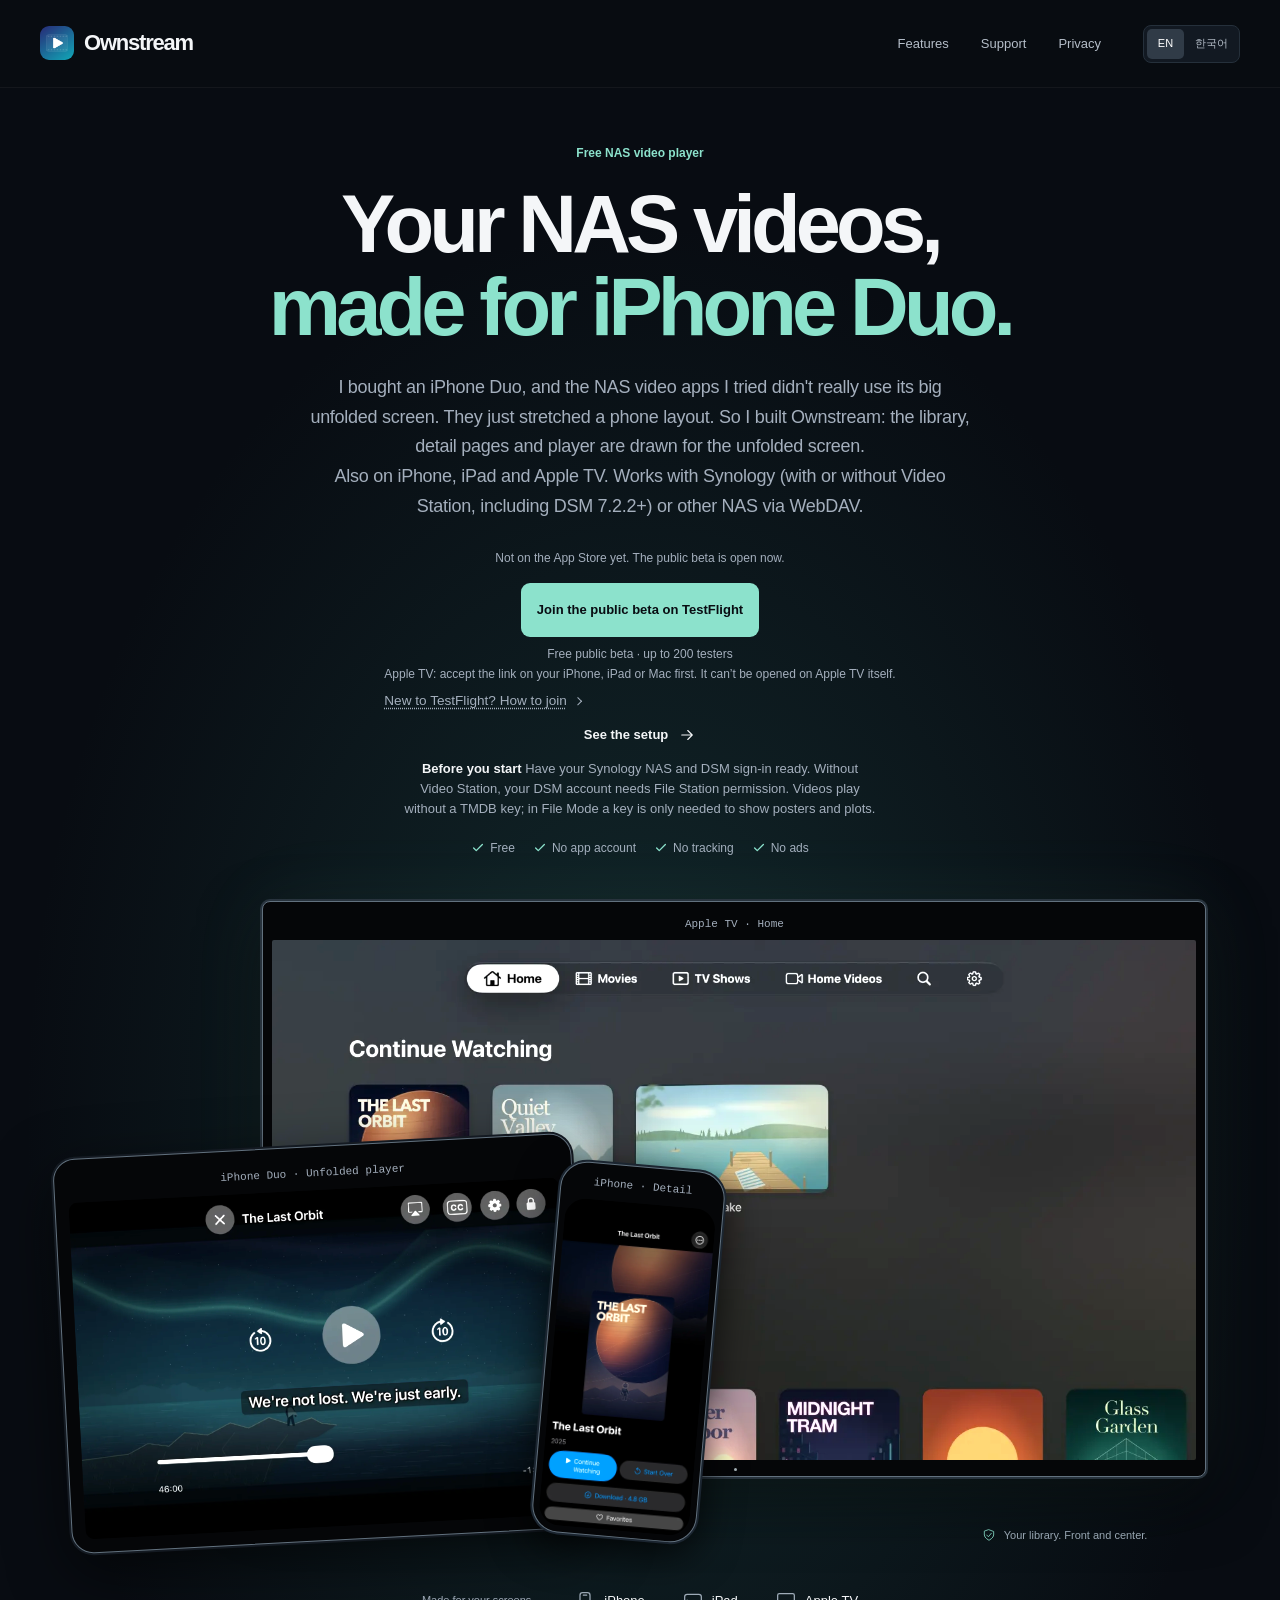
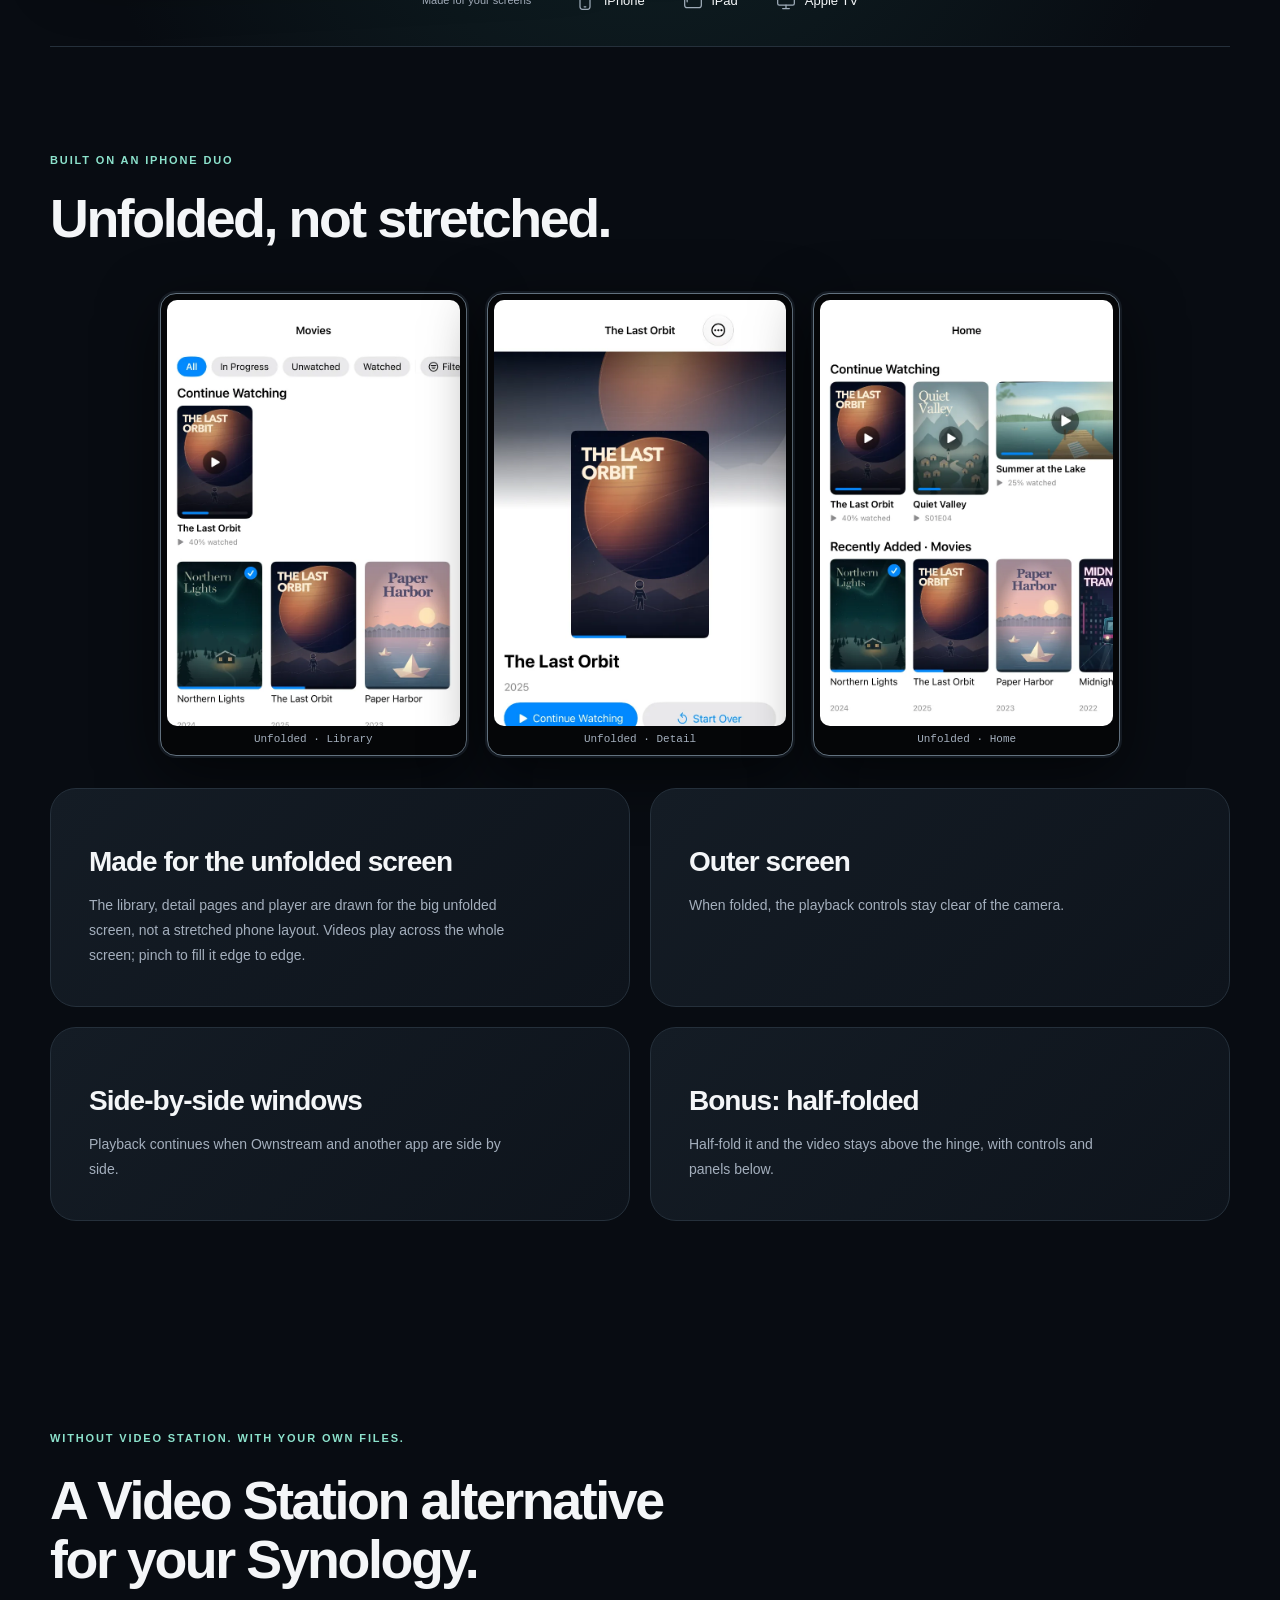
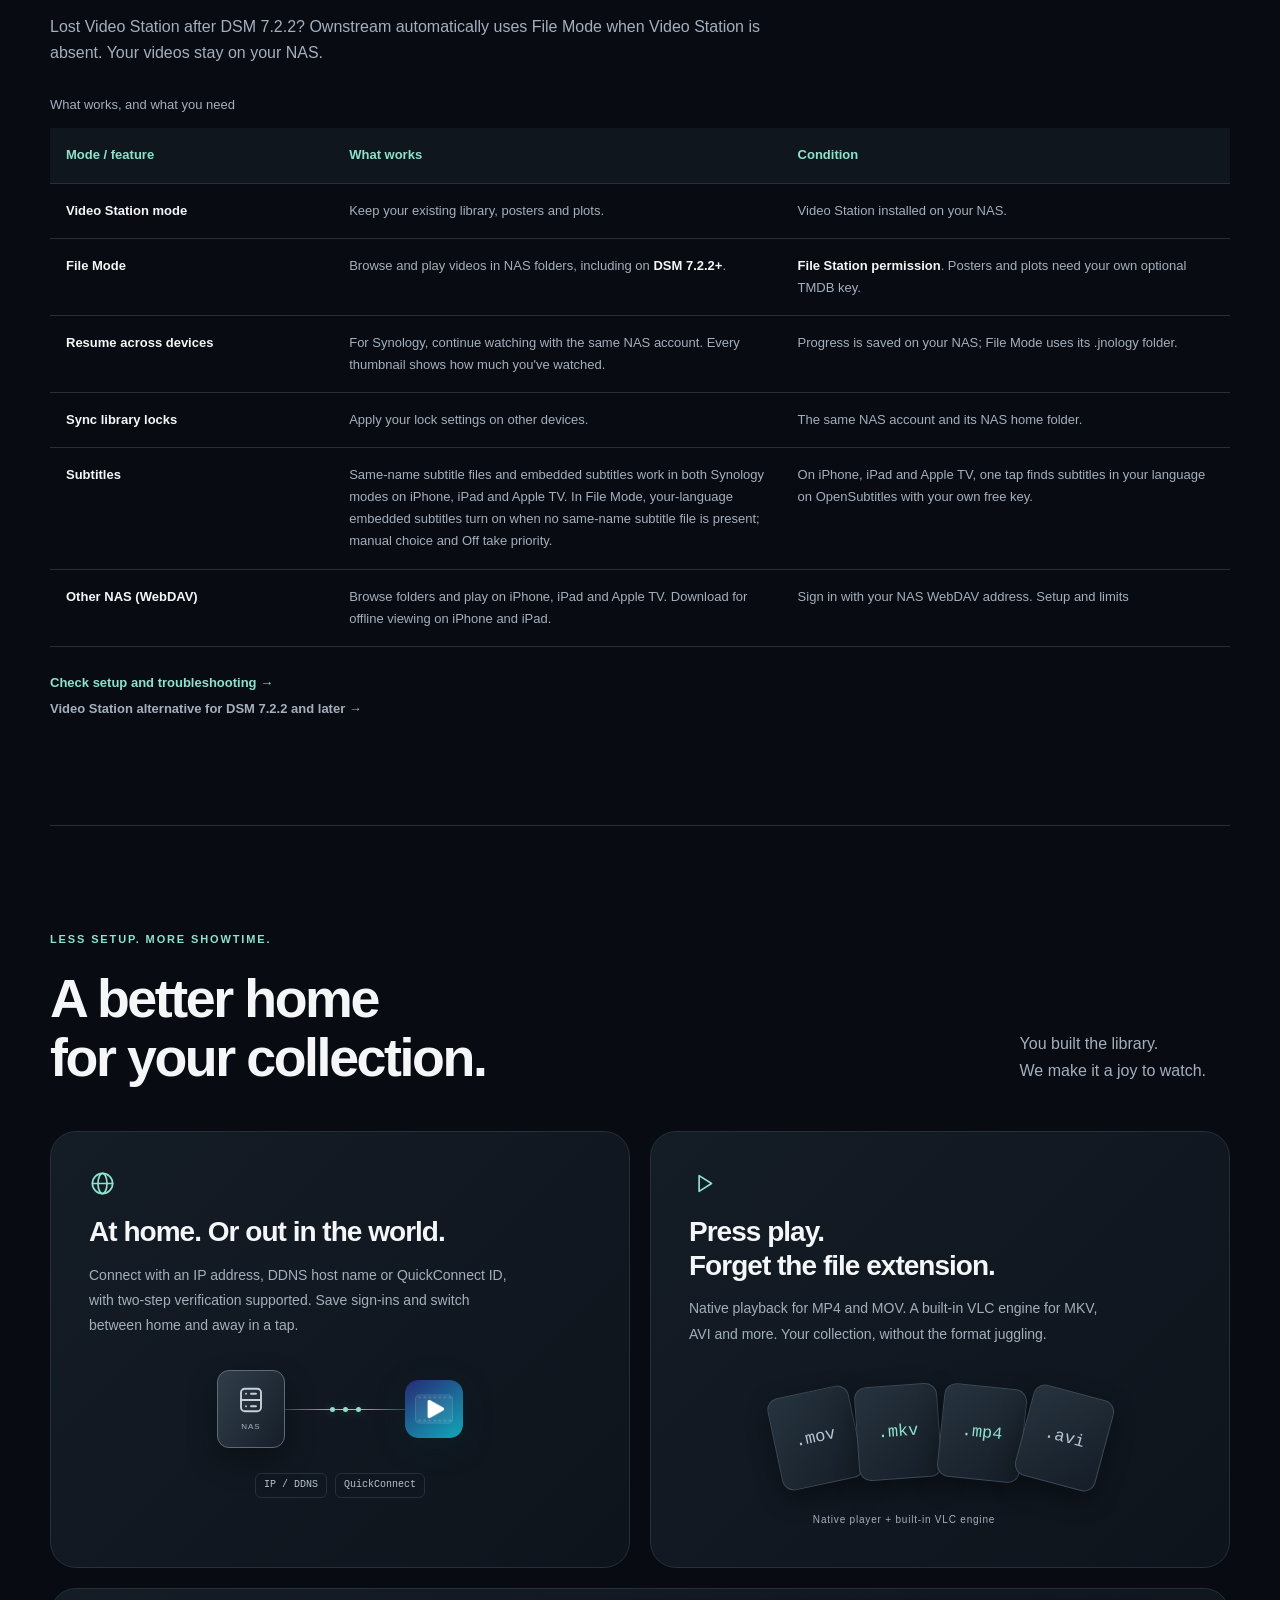
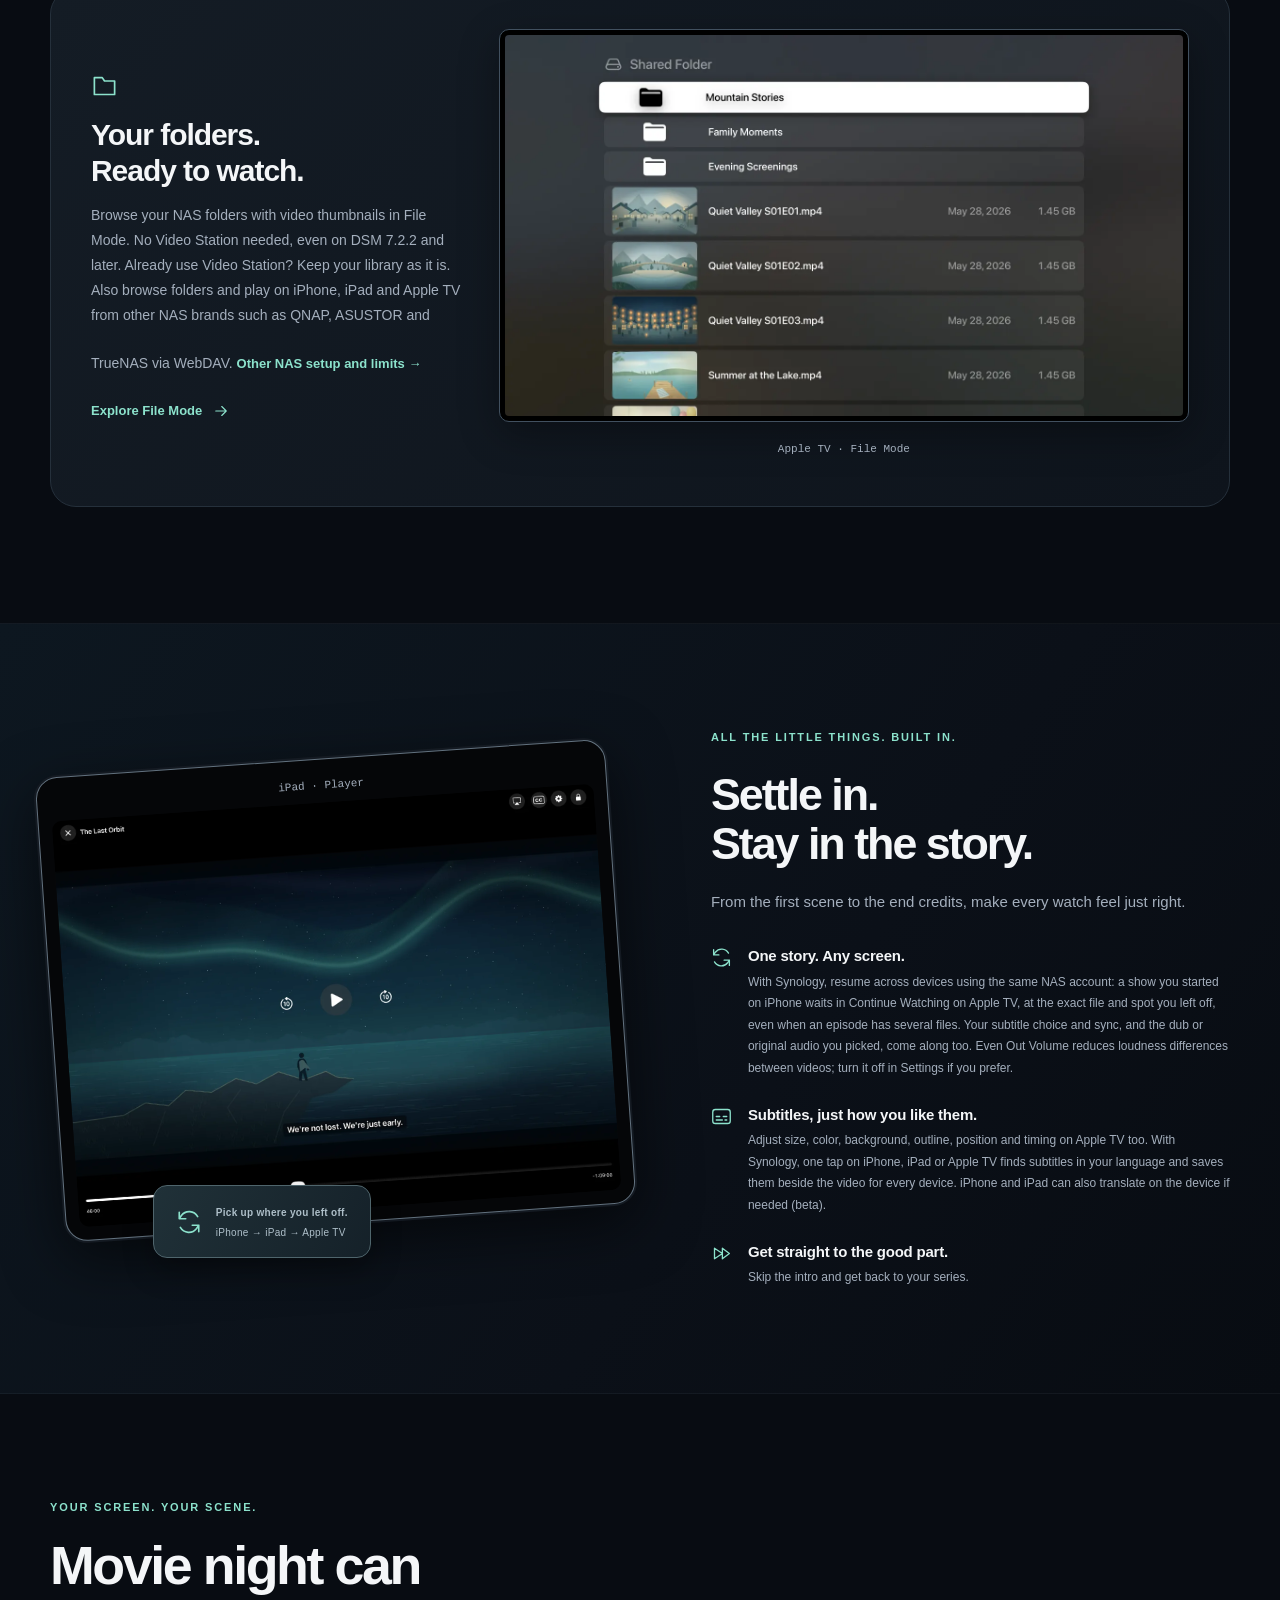
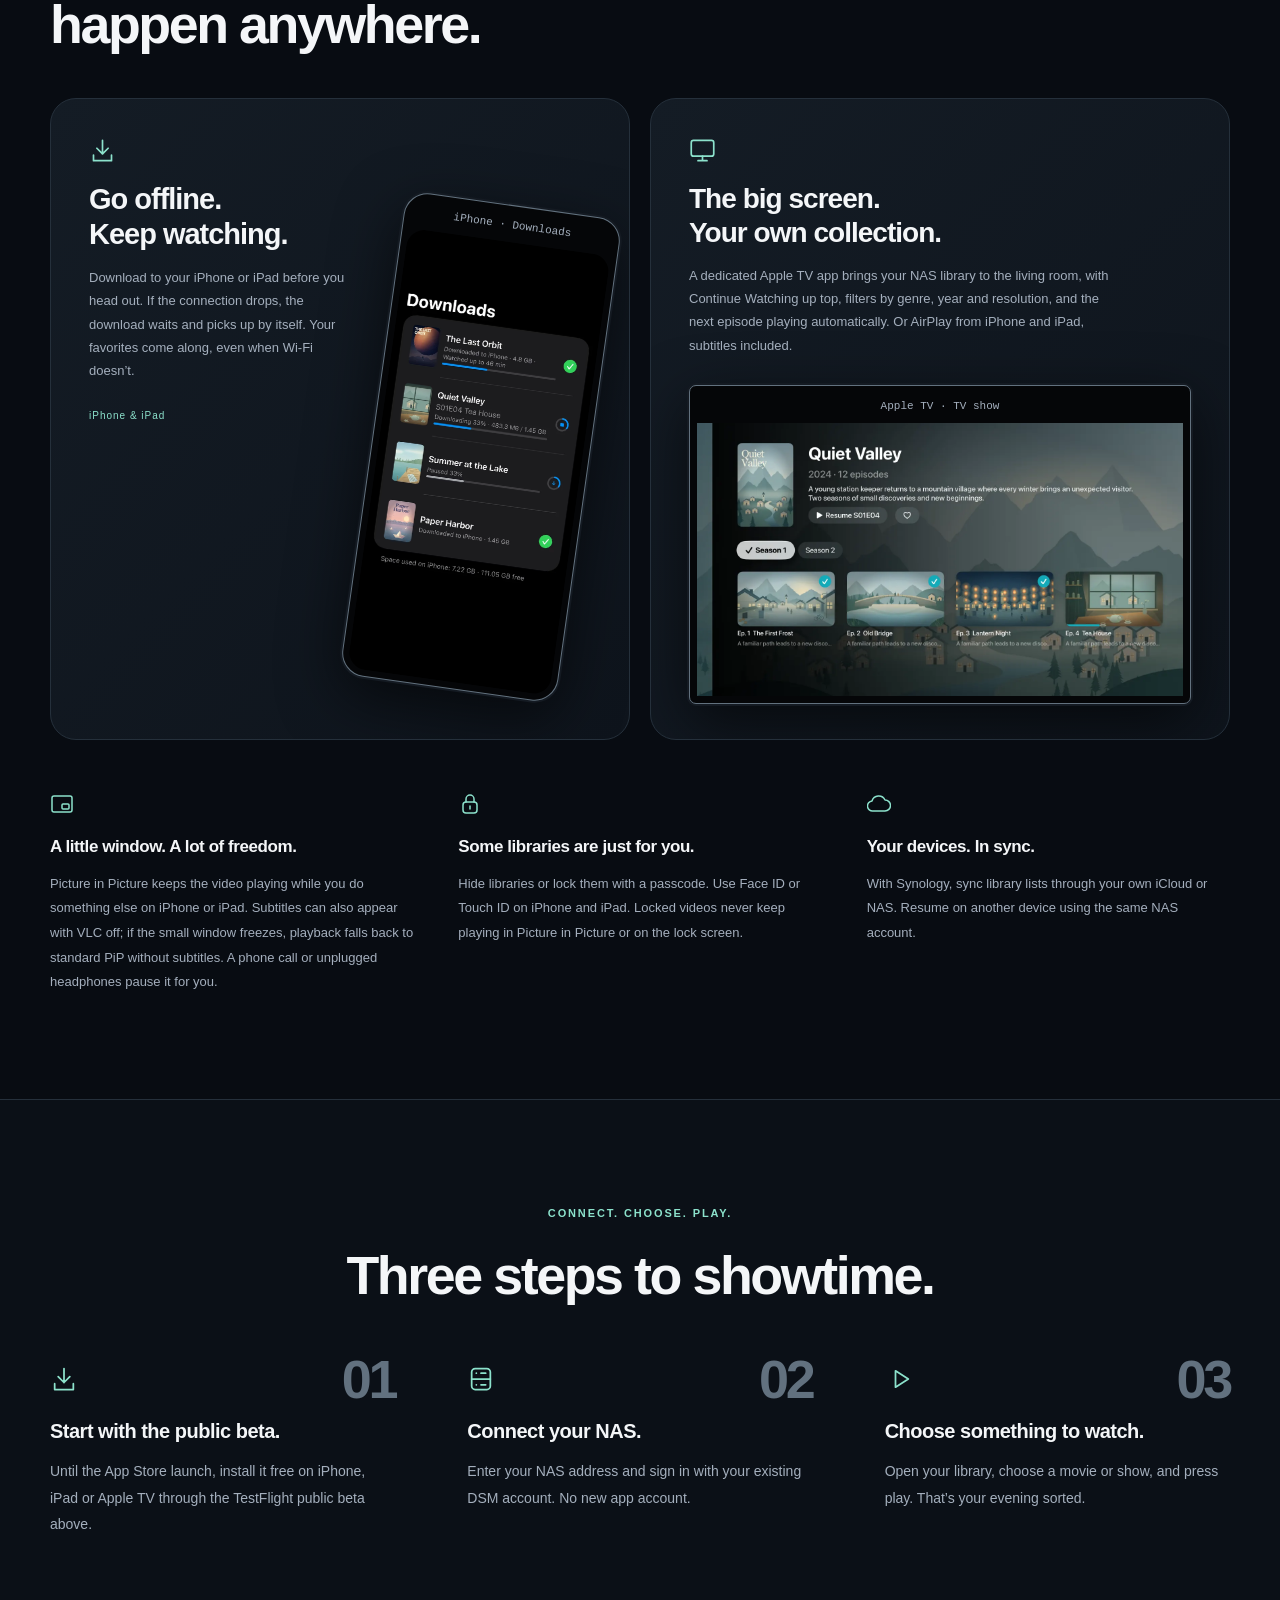
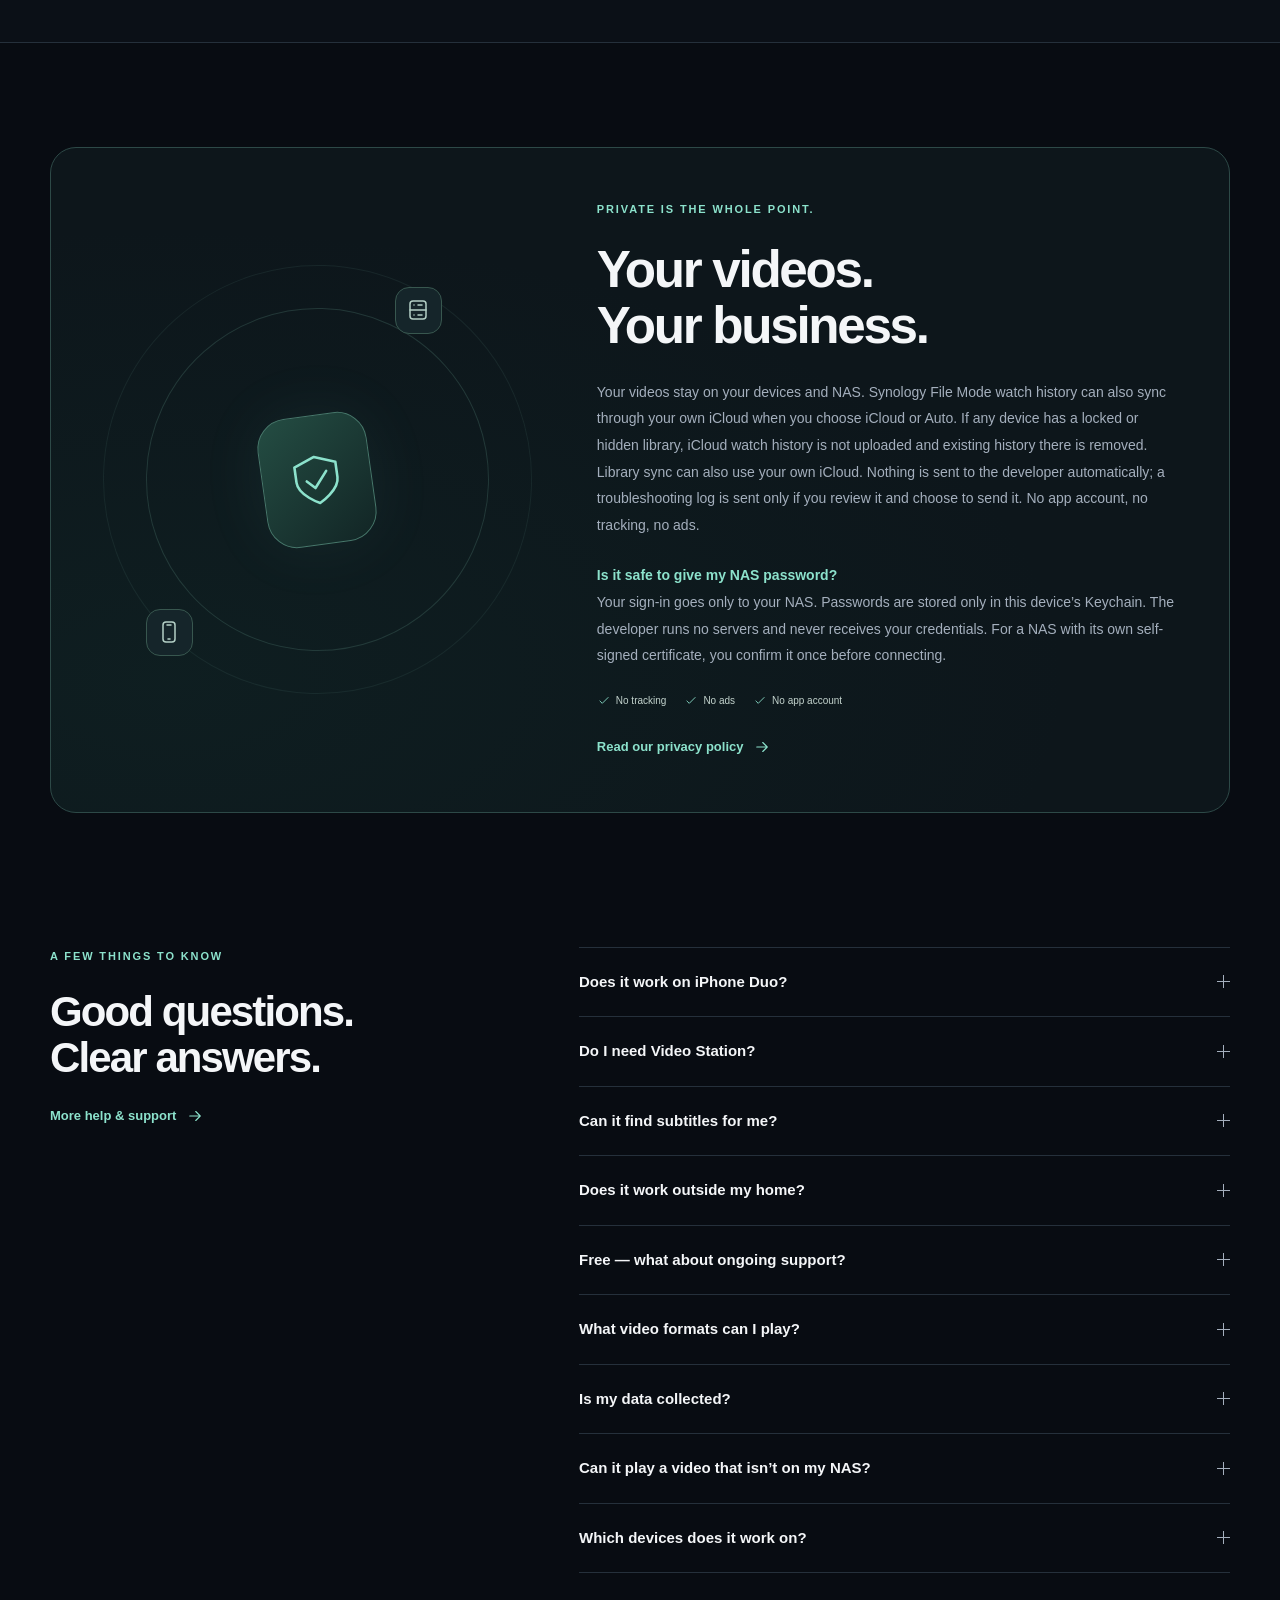
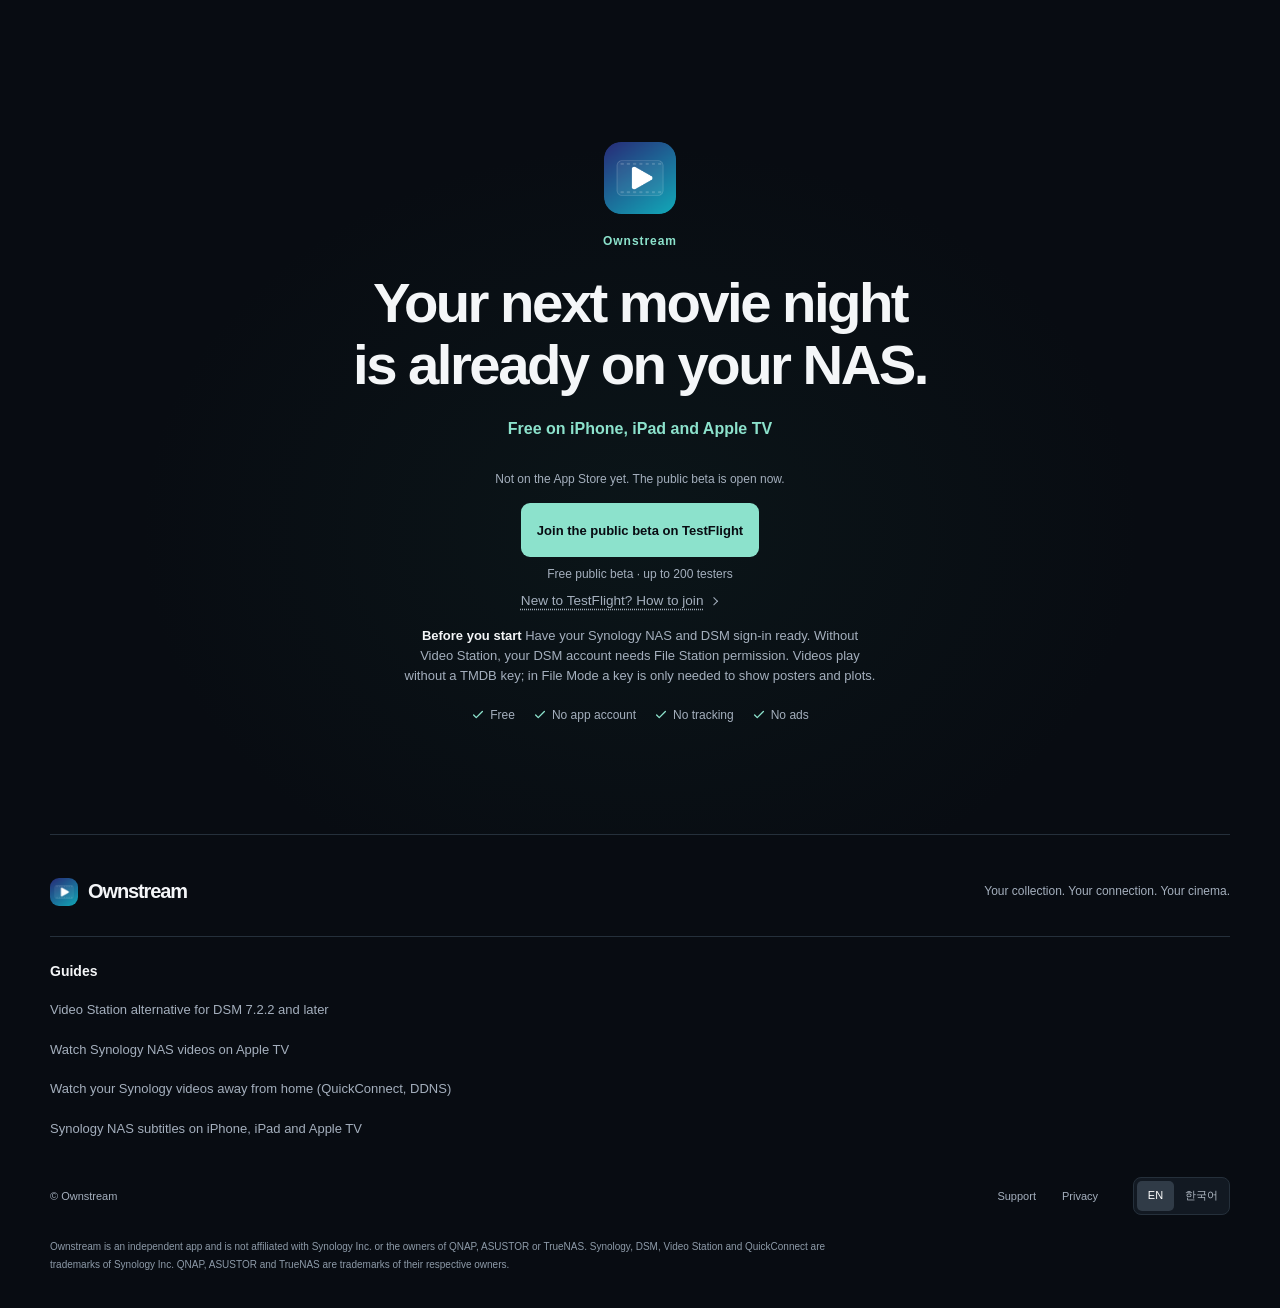
<file: index.html>
<!doctype html>
<!-- Launch: change data-store from soon to live to enable both App Store badges. -->
<!-- Campaign attribution: add the real App Store Connect provider token (pt) to both badge URLs when available; keep their distinct ct values. -->
<html lang="en" data-store="soon" data-beta="on" data-title-en="Ownstream — NAS video player for iPhone Duo | Synology Video Station alternative" data-title-ko="Ownstream — iPhone Duo용 NAS 영상 플레이어 | Synology Video Station 대안" data-description-en="Play NAS videos on the full unfolded screen of iPhone Duo. Ownstream is a Synology Video Station alternative and works with other NAS via WebDAV." data-description-ko="iPhone Duo의 펼친 큰 화면 전체로 NAS 영상을 재생하세요. Ownstream은 Synology Video Station의 대안이며, 다른 NAS도 WebDAV로 연결할 수 있습니다.">
<head><meta charset="utf-8"><meta name="viewport" content="width=device-width, initial-scale=1"><title>Ownstream — NAS video player for iPhone Duo | Synology Video Station alternative</title>
<meta name="description" content="Play NAS videos on the full unfolded screen of iPhone Duo. Ownstream is a Synology Video Station alternative and works with other NAS via WebDAV."><meta name="theme-color" content="#080c12"><meta name="color-scheme" content="dark">
<link rel="canonical" href="https://ownstream.app/"><meta property="og:type" content="website"><meta property="og:site_name" content="Ownstream"><meta property="og:title" content="Ownstream — NAS video player for iPhone Duo | Synology Video Station alternative"><meta property="og:description" content="Play NAS videos on the full unfolded screen of iPhone Duo. Ownstream is a Synology Video Station alternative and works with other NAS via WebDAV."><meta property="og:url" content="https://ownstream.app/"><meta property="og:locale" content="en_US"><meta property="og:locale:alternate" content="ko_KR"><meta property="og:image" content="https://ownstream.app/assets/og.jpg"><meta property="og:image:width" content="1200"><meta property="og:image:height" content="630"><meta property="og:image:alt" content="Ownstream on iPhone, iPad and Apple TV">
<meta name="twitter:card" content="summary_large_image"><meta name="twitter:title" content="Ownstream — NAS video player for iPhone Duo | Synology Video Station alternative"><meta name="twitter:description" content="Play NAS videos on the full unfolded screen of iPhone Duo. Ownstream is a Synology Video Station alternative and works with other NAS via WebDAV."><meta name="twitter:image" content="https://ownstream.app/assets/og.jpg"><meta name="twitter:image:alt" content="Ownstream on iPhone, iPad and Apple TV">

<meta name="apple-itunes-app" content="app-id=6830990953">
<script type="application/ld+json">
{
  "@context": "https://schema.org",
  "@type": "SoftwareApplication",
  "name": "Ownstream",
  "url": "https://ownstream.app/",
  "operatingSystem": "iOS, iPadOS, tvOS",
  "applicationCategory": "EntertainmentApplication",
  "offers": {
    "@type": "Offer",
    "price": 0,
    "priceCurrency": "USD"
  }
}
</script>
<link rel="icon" type="image/png" sizes="32x32" href="assets/favicon.png"><link rel="apple-touch-icon" href="assets/apple-touch-icon.png"><link rel="stylesheet" href="style.css"><script src="lang.js"></script></head><body><a class="skip-link" href="#main"><span lang="en" data-i18n>Skip to content</span><span lang="ko" data-i18n>본문으로 건너뛰기</span></a><header class="site-header"><div class="header-inner"><a class="brand" href="./"><img src="assets/app-icon.png" alt="" width="34" height="34">Ownstream</a><nav aria-label="Main / 주요 메뉴"><a class="features-link" href="./#features"><span lang="en" data-i18n>Features</span><span lang="ko" data-i18n>주요 기능</span></a><a href="support.html" ><span lang="en" data-i18n>Support</span><span lang="ko" data-i18n>지원</span></a><a href="privacy.html" ><span lang="en" data-i18n>Privacy</span><span lang="ko" data-i18n>개인정보</span></a></nav><div class="lang-switch" role="group" aria-label="Language / 언어"><a href="?lang=en" lang="en" data-lang="en">EN</a><a href="?lang=ko" lang="ko" data-lang="ko">한국어</a></div></div></header><main id="main"><section class="hero wrap" aria-labelledby="hero-title"><div class="hero-copy"><p class="eyebrow product-identity"><span lang="en" data-i18n>Free NAS video player</span><span lang="ko" data-i18n>무료 NAS 영상 플레이어</span></p><h1 id="hero-title"><span lang="en" data-i18n>Your NAS videos,<br><em>made for iPhone Duo.</em></span><span lang="ko" data-i18n>내 NAS 영상,<br><em>iPhone Duo에 꼭 맞게.</em></span></h1><p class="hero-description"><span lang="en" data-i18n>I bought an iPhone Duo, and the NAS video apps I tried didn't really use its big unfolded screen. They just stretched a phone layout. So I built Ownstream: the library, detail pages and player are drawn for the unfolded screen.<br>Also on iPhone, iPad and Apple TV. Works with Synology (with or without Video Station, including DSM 7.2.2+) or other NAS via WebDAV.</span><span lang="ko" data-i18n>iPhone Duo를 샀는데, 써 본 NAS 영상 앱들은 펼친 큰 화면을 제대로 쓰지 못하고 휴대폰 화면을 늘려서 보여 줬어요. 그래서 Ownstream을 만들었습니다. 라이브러리·상세 화면·플레이어를 펼친 큰 화면에 맞춰 그립니다.<br>iPhone·iPad·Apple TV에서도 쓸 수 있습니다. Synology는 DSM 7.2.2 이상에서도 Video Station 유무와 관계없이 연결되며, 다른 NAS는 WebDAV로 연결할 수 있습니다.</span></p><div class="hero-actions download-actions"><span class="store-soon"><span lang="en" data-i18n>Not on the App Store yet. The public beta is open now.</span><span lang="ko" data-i18n>아직 App Store 출시 전입니다. 공개 베타는 지금 열려 있습니다.</span></span><a class="app-store store-live" href="https://apps.apple.com/app/id6830990953?pt=128747158&ct=site-hero" aria-label="Download Ownstream on the App Store" data-label-en="Download Ownstream on the App Store" data-label-ko="App Store에서 Ownstream 다운로드"><svg viewBox="0 0 24 29" aria-hidden="true"><path fill="currentColor" d="M19.6 15.4c0-3 2.5-4.5 2.6-4.6-1.4-2.1-3.7-2.4-4.5-2.4-1.9-.2-3.8 1.1-4.8 1.1s-2.6-1.1-4.2-1c-2.2 0-4.2 1.3-5.3 3.2-2.2 3.9-.6 9.6 1.6 12.8 1.1 1.5 2.3 3.2 4 3.1 1.6-.1 2.2-1 4.2-1s2.6 1 4.3 1c1.8 0 2.9-1.5 3.9-3 .9-1.2 1.5-2.6 1.8-3.5-.1 0-3.6-1.4-3.6-5.7ZM16.4 6.3c.9-1.1 1.6-2.7 1.4-4.3-1.3.1-2.9.9-3.9 2-1 1.1-1.8 2.7-1.5 4.2 1.5.1 3-.8 4-1.9Z"/></svg><span><small><span lang="en" data-i18n>Download on the</span><span lang="ko" data-i18n>지금 다운로드하세요</span></small><strong>App Store</strong></span></a><div class="beta-signup"><a class="beta-cta" href="https://testflight.apple.com/join/6dYgP9xa" data-beta-link rel="noopener"><span lang="en" data-i18n>Join the public beta on TestFlight</span><span lang="ko" data-i18n>TestFlight 공개 베타 참여하기</span></a><p class="beta-note"><span lang="en" data-i18n>Free public beta · up to 200 testers</span><span lang="ko" data-i18n>무료 공개 베타 · 최대 200명</span></p><p class="beta-note beta-tv-note"><span lang="en" data-i18n>Apple TV: accept the link on your iPhone, iPad or Mac first. It can’t be opened on Apple TV itself.</span><span lang="ko" data-i18n>Apple TV는 iPhone·iPad·Mac에서 링크를 먼저 수락하세요. Apple TV에서는 링크를 열 수 없습니다.</span></p><details class="beta-howto">
  <summary><span lang="en" data-i18n>New to TestFlight? How to join</span><span lang="ko" data-i18n>TestFlight가 처음이라면? 참여 방법</span></summary>
  <p class="beta-howto-intro"><span lang="en" data-i18n>TestFlight is Apple’s free app for trying apps before release. No Ownstream account needed.</span><span lang="ko" data-i18n>TestFlight는 출시 전 앱을 미리 써 볼 수 있는 Apple의 무료 앱입니다. Ownstream 회원가입은 필요 없습니다.</span></p>
  <p class="beta-howto-device"><strong><span lang="en" data-i18n>iPhone · iPad</span><span lang="ko" data-i18n>iPhone · iPad</span></strong></p>
  <ol>
    <li><span lang="en" data-i18n>Install <a href="https://apps.apple.com/app/testflight/id899247664" rel="noopener">TestFlight</a> from the App Store.</span><span lang="ko" data-i18n>App Store에서 <a href="https://apps.apple.com/app/testflight/id899247664" rel="noopener">TestFlight</a>를 설치하세요.</span></li>
    <li><span lang="en" data-i18n>Open the beta link above on that device and tap Accept.</span><span lang="ko" data-i18n>그 기기에서 위 베타 링크를 열고 ‘수락’을 누르세요.</span></li>
    <li><span lang="en" data-i18n>Tap Install in TestFlight.</span><span lang="ko" data-i18n>TestFlight에서 ‘설치’를 누르세요.</span></li>
  </ol>
  <p class="beta-howto-device"><strong><span lang="en" data-i18n>Apple TV</span><span lang="ko" data-i18n>Apple TV</span></strong></p>
  <ol>
    <li><span lang="en" data-i18n>Open the beta link on your iPhone, iPad or Mac and accept. The link can’t be opened on Apple TV itself.</span><span lang="ko" data-i18n>iPhone·iPad·Mac에서 베타 링크를 열어 수락하세요. Apple TV에서는 링크를 직접 열 수 없습니다.</span></li>
    <li><span lang="en" data-i18n>On Apple TV, install TestFlight from the App Store and sign in with the same Apple ID you used to accept.</span><span lang="ko" data-i18n>Apple TV의 App Store에서 TestFlight를 설치하고, 수락할 때 쓴 Apple ID로 로그인하세요.</span></li>
    <li><span lang="en" data-i18n>Open Ownstream in TestFlight on Apple TV and install.</span><span lang="ko" data-i18n>Apple TV의 TestFlight에서 Ownstream을 골라 설치하세요.</span></li>
  </ol>
</details></div><a class="text-link" href="#how-it-works"><span lang="en" data-i18n>See the setup</span><span lang="ko" data-i18n>시작 방법 보기</span><svg class="icon" viewBox="0 0 24 24" fill="none" stroke="currentColor" stroke-width="1.5" stroke-linecap="round" stroke-linejoin="round" aria-hidden="true"><path d="M5 12h14m-6-6 6 6-6 6"/></svg></a></div><p class="setup-note"><strong><span lang="en" data-i18n>Before you start</span><span lang="ko" data-i18n>시작 전에 준비하세요</span></strong> <span lang="en" data-i18n>Have your Synology NAS and DSM sign-in ready. Without Video Station, your DSM account needs File Station permission. Videos play without a TMDB key; in File Mode a key is only needed to show posters and plots.</span><span lang="ko" data-i18n>Synology NAS와 DSM 로그인 정보만 있으면 됩니다. Video Station이 없다면 DSM 계정에 File Station 권한이 필요합니다. TMDB 키 없이도 재생되며, 파일 모드에서 포스터·줄거리를 볼 때만 키가 필요합니다.</span></p><ul class="trust-row" role="list"><li><svg viewBox="0 0 16 16" fill="none" stroke="currentColor" stroke-width="1.5" stroke-linecap="round" stroke-linejoin="round" aria-hidden="true"><path d="m3 8 3 3 7-7"/></svg><span lang="en" data-i18n>Free</span><span lang="ko" data-i18n>무료</span></li><li><svg viewBox="0 0 16 16" fill="none" stroke="currentColor" stroke-width="1.5" stroke-linecap="round" stroke-linejoin="round" aria-hidden="true"><path d="m3 8 3 3 7-7"/></svg><span lang="en" data-i18n>No app account</span><span lang="ko" data-i18n>앱 회원가입 없음</span></li><li><svg viewBox="0 0 16 16" fill="none" stroke="currentColor" stroke-width="1.5" stroke-linecap="round" stroke-linejoin="round" aria-hidden="true"><path d="m3 8 3 3 7-7"/></svg><span lang="en" data-i18n>No tracking</span><span lang="ko" data-i18n>추적 없음</span></li><li><svg viewBox="0 0 16 16" fill="none" stroke="currentColor" stroke-width="1.5" stroke-linecap="round" stroke-linejoin="round" aria-hidden="true"><path d="m3 8 3 3 7-7"/></svg><span lang="en" data-i18n>No ads</span><span lang="ko" data-i18n>광고 없음</span></li></ul></div>
<div class="device-stage" role="group" aria-label="Ownstream on Apple TV, iPhone Duo and iPhone" data-label-en="Ownstream on Apple TV, iPhone Duo and iPhone" data-label-ko="Apple TV, iPhone Duo, iPhone의 Ownstream">
<div class="device television"><span class="shot-label"><span lang="en" data-i18n>Apple TV · Home</span><span lang="ko" data-i18n>Apple TV · 홈</span></span><img class="" src="assets/shots/tv-en/tabs.webp" data-src-en="assets/shots/tv-en/tabs.webp" data-src-ko="assets/shots/tv-ko/tabs.webp" alt="Ownstream Apple TV home with Continue Watching" data-alt-en="Ownstream Apple TV home with Continue Watching" data-alt-ko="Apple TV의 Ownstream 홈과 이어보기" width="1440" height="810" fetchpriority=high decoding="async"><span class="tv-indicator"></span></div>
<div class="tv-foot" aria-hidden="true"></div><div class="device ipad duo-hero"><span class="shot-label"><span lang="en" data-i18n>iPhone Duo · Unfolded player</span><span lang="ko" data-i18n>iPhone Duo · 펼친 화면 재생</span></span><img class="" src="assets/shots/duo/player.webp" data-src-en="assets/shots/duo/player.webp" data-src-ko="assets/shots/duo/player.webp" alt="Ownstream playing a movie across the whole unfolded iPhone Duo screen, with subtitles" data-alt-en="Ownstream playing a movie across the whole unfolded iPhone Duo screen, with subtitles" data-alt-ko="펼친 iPhone Duo 화면 전체로 자막과 함께 영화를 재생하는 Ownstream" width="1440" height="990" fetchpriority=high decoding="async"></div><div class="device iphone"><span class="shot-label"><span lang="en" data-i18n>iPhone · Detail</span><span lang="ko" data-i18n>iPhone · 상세</span></span><img class="" src="assets/shots/iphone-en/detail.webp" data-src-en="assets/shots/iphone-en/detail.webp" data-src-ko="assets/shots/iphone-ko/detail.webp" alt="Movie details in Ownstream on iPhone" data-alt-en="Movie details in Ownstream on iPhone" data-alt-ko="iPhone의 Ownstream 영화 상세 화면" width="640" height="1391" fetchpriority=high decoding="async"></div><div class="stage-label"><svg class="icon" viewBox="0 0 24 24" fill="none" stroke="currentColor" stroke-width="1.5" stroke-linecap="round" stroke-linejoin="round" aria-hidden="true"><path d="m12 3 8 3v6c0 5-8 9-8 9s-8-4-8-9V6Z"/><path d="m8 12 3 3 5-6"/></svg><span lang="en" data-i18n>Your library. Front and center.</span><span lang="ko" data-i18n>내 라이브러리가 주인공.</span></div></div>
<div class="platforms"><span><span lang="en" data-i18n>Made for your screens</span><span lang="ko" data-i18n>내가 쓰는 화면 그대로</span></span><span><svg class="icon" viewBox="0 0 24 24" fill="none" stroke="currentColor" stroke-width="1.5" stroke-linecap="round" stroke-linejoin="round" aria-hidden="true"><rect x="6" y="2" width="12" height="20" rx="3"/><path d="M10 5h4m-3 14h2"/></svg>iPhone</span><span><svg class="icon" viewBox="0 0 24 24" fill="none" stroke="currentColor" stroke-width="1.5" stroke-linecap="round" stroke-linejoin="round" aria-hidden="true"><rect x="2" y="4" width="20" height="16" rx="3"/><path d="M5 11v2"/></svg>iPad</span><span><svg class="icon" viewBox="0 0 24 24" fill="none" stroke="currentColor" stroke-width="1.5" stroke-linecap="round" stroke-linejoin="round" aria-hidden="true"><rect x="2" y="3" width="20" height="14" rx="2"/><path d="M8 21h8m-4-4v4"/></svg>Apple TV</span></div></section>

<section class="section wrap" id="iphone-duo" aria-labelledby="iphone-duo-title">
  <div class="section-heading">
    <div>
      <p class="eyebrow"><span lang="en" data-i18n>BUILT ON AN IPHONE DUO</span><span lang="ko" data-i18n>iPhone Duo에서 시작한 앱</span></p>
      <h2 id="iphone-duo-title"><span lang="en" data-i18n>Unfolded, not stretched.</span><span lang="ko" data-i18n>늘리지 않고, 큰 화면 그대로.</span></h2>
    </div>
  </div>
  <div class="duo-gallery">
    <figure class="device duo-shot">
      <img src="assets/shots/duo/library-en.webp" data-src-en="assets/shots/duo/library-en.webp" data-src-ko="assets/shots/duo/library-ko.webp" alt="Movie library with posters filling the unfolded iPhone Duo screen" data-alt-en="Movie library with posters filling the unfolded iPhone Duo screen" data-alt-ko="펼친 iPhone Duo 화면을 꽉 채운 영화 라이브러리 포스터 목록" width="720" height="1048" loading="lazy" decoding="async">
      <figcaption class="shot-label"><span lang="en" data-i18n>Unfolded · Library</span><span lang="ko" data-i18n>펼친 화면 · 라이브러리</span></figcaption>
    </figure>
    <figure class="device duo-shot">
      <img src="assets/shots/duo/detail-en.webp" data-src-en="assets/shots/duo/detail-en.webp" data-src-ko="assets/shots/duo/detail-ko.webp" alt="Movie details on the unfolded iPhone Duo screen, with the backdrop reaching both edges" data-alt-en="Movie details on the unfolded iPhone Duo screen, with the backdrop reaching both edges" data-alt-ko="배경 그림이 양쪽 끝까지 찬 펼친 iPhone Duo 화면의 영화 상세" width="720" height="1048" loading="lazy" decoding="async">
      <figcaption class="shot-label"><span lang="en" data-i18n>Unfolded · Detail</span><span lang="ko" data-i18n>펼친 화면 · 상세</span></figcaption>
    </figure>
    <figure class="device duo-shot">
      <img src="assets/shots/duo/home-en.webp" data-src-en="assets/shots/duo/home-en.webp" data-src-ko="assets/shots/duo/home-ko.webp" alt="Home with Continue Watching on the unfolded iPhone Duo screen" data-alt-en="Home with Continue Watching on the unfolded iPhone Duo screen" data-alt-ko="펼친 iPhone Duo 화면의 홈과 이어보기" width="720" height="1048" loading="lazy" decoding="async">
      <figcaption class="shot-label"><span lang="en" data-i18n>Unfolded · Home</span><span lang="ko" data-i18n>펼친 화면 · 홈</span></figcaption>
    </figure>
  </div>
  <div class="feature-grid">
    <article class="feature-card">
      <h3><span lang="en" data-i18n>Made for the unfolded screen</span><span lang="ko" data-i18n>펼친 큰 화면에 맞춘 화면</span></h3>
      <p><span lang="en" data-i18n>The library, detail pages and player are drawn for the big unfolded screen, not a stretched phone layout. Videos play across the whole screen; pinch to fill it edge to edge.</span><span lang="ko" data-i18n>라이브러리·상세 화면·플레이어를 휴대폰 화면을 늘리지 않고 펼친 큰 화면에 맞춰 그립니다. 영상은 화면 전체로 재생되고, 두 손가락으로 벌리면 꽉 채웁니다.</span></p>
    </article>
    <article class="feature-card">
      <h3><span lang="en" data-i18n>Outer screen</span><span lang="ko" data-i18n>바깥 화면</span></h3>
      <p><span lang="en" data-i18n>When folded, the playback controls stay clear of the camera.</span><span lang="ko" data-i18n>접었을 때 재생 컨트롤이 카메라 영역을 피해서 표시됩니다.</span></p>
    </article>
    <article class="feature-card">
      <h3><span lang="en" data-i18n>Side-by-side windows</span><span lang="ko" data-i18n>나란히 놓인 창</span></h3>
      <p><span lang="en" data-i18n>Playback continues when Ownstream and another app are side by side.</span><span lang="ko" data-i18n>Ownstream과 다른 앱을 나란히 띄워도 재생이 이어집니다.</span></p>
    </article>
    <article class="feature-card">
      <h3><span lang="en" data-i18n>Bonus: half-folded</span><span lang="ko" data-i18n>덤: 반쯤 접어서 보기</span></h3>
      <p><span lang="en" data-i18n>Half-fold it and the video stays above the hinge, with controls and panels below.</span><span lang="ko" data-i18n>반쯤 접으면 영상은 힌지 위에, 컨트롤과 설정 창은 아래에 표시됩니다.</span></p>
    </article>
  </div>
</section>

<section class="section wrap compatibility-section" id="video-station-alternative" aria-labelledby="compatibility-title">
  <p class="eyebrow"><span lang="en" data-i18n>WITHOUT VIDEO STATION. WITH YOUR OWN FILES.</span><span lang="ko" data-i18n>Video Station 없이도, 내 파일 그대로.</span></p>
  <h2 id="compatibility-title"><span lang="en" data-i18n>A Video Station alternative<br>for your Synology.</span><span lang="ko" data-i18n>내 Synology를 위한<br>Video Station 대안.</span></h2>
  <p class="compatibility-intro"><span lang="en" data-i18n>Lost Video Station after DSM 7.2.2? Ownstream automatically uses File Mode when Video Station is absent. Your videos stay on your NAS.</span><span lang="ko" data-i18n>DSM 7.2.2 이후 Video Station이 없어졌나요? Ownstream은 Video Station이 없으면 자동으로 파일 모드를 사용합니다. 영상은 내 NAS에 그대로 둡니다.</span></p>
  <table class="compatibility-table">
    <caption><span lang="en" data-i18n>What works, and what you need</span><span lang="ko" data-i18n>되는 것과 필요한 조건</span></caption>
    <thead><tr><th scope="col"><span lang="en" data-i18n>Mode / feature</span><span lang="ko" data-i18n>모드 / 기능</span></th><th scope="col"><span lang="en" data-i18n>What works</span><span lang="ko" data-i18n>되는 것</span></th><th scope="col"><span lang="en" data-i18n>Condition</span><span lang="ko" data-i18n>조건</span></th></tr></thead>
    <tbody>
      <tr><th scope="row"><span lang="en" data-i18n>Video Station mode</span><span lang="ko" data-i18n>Video Station 모드</span></th><td><span lang="en" data-i18n>Keep your existing library, posters and plots.</span><span lang="ko" data-i18n>기존 라이브러리·포스터·줄거리를 그대로 사용합니다.</span></td><td><span lang="en" data-i18n>Video Station installed on your NAS.</span><span lang="ko" data-i18n>NAS에 Video Station이 설치되어 있어야 합니다.</span></td></tr>
      <tr><th scope="row"><span lang="en" data-i18n>File Mode</span><span lang="ko" data-i18n>파일 모드</span></th><td><span lang="en" data-i18n>Browse and play videos in NAS folders, including on <strong>DSM 7.2.2+</strong>.</span><span lang="ko" data-i18n><strong>DSM 7.2.2 이상</strong>에서도 NAS 폴더의 영상을 탐색하고 재생합니다.</span></td><td><span lang="en" data-i18n><strong>File Station permission</strong>. Posters and plots need your own optional TMDB key.</span><span lang="ko" data-i18n><strong>File Station 권한</strong>이 필요합니다. 포스터·줄거리를 보려면 본인의 TMDB 키를 선택적으로 추가하세요.</span></td></tr>
      <tr><th scope="row"><span lang="en" data-i18n>Resume across devices</span><span lang="ko" data-i18n>기기 간 이어보기</span></th><td><span lang="en" data-i18n>For Synology, continue watching with the same NAS account. Every thumbnail shows how much you've watched.</span><span lang="ko" data-i18n>Synology에서는 같은 NAS 계정으로 보던 영상을 이어봅니다. 썸네일마다 얼마나 봤는지 표시됩니다.</span></td><td><span lang="en" data-i18n>Progress is saved on your NAS; File Mode uses its .jnology folder.</span><span lang="ko" data-i18n>기록은 NAS에 저장되며, 파일 모드에서는 .jnology 폴더를 사용합니다.</span></td></tr>
      <tr><th scope="row"><span lang="en" data-i18n>Sync library locks</span><span lang="ko" data-i18n>라이브러리 잠금 동기화</span></th><td><span lang="en" data-i18n>Apply your lock settings on other devices.</span><span lang="ko" data-i18n>다른 기기에도 같은 잠금 설정을 적용합니다.</span></td><td><span lang="en" data-i18n>The same NAS account and its NAS home folder.</span><span lang="ko" data-i18n>같은 NAS 계정과 해당 계정의 NAS 홈 폴더가 필요합니다.</span></td></tr>
      <tr><th scope="row"><span lang="en" data-i18n>Subtitles</span><span lang="ko" data-i18n>자막</span></th><td><span lang="en" data-i18n>Same-name subtitle files and embedded subtitles work in both Synology modes on iPhone, iPad and Apple TV. In File Mode, your-language embedded subtitles turn on when no same-name subtitle file is present; manual choice and Off take priority.</span><span lang="ko" data-i18n>iPhone·iPad·Apple TV에서 Synology의 두 모드 모두 같은 이름의 자막 파일과 영상 안 자막을 지원합니다. 파일 모드는 같은 이름의 자막 파일이 없으면 영상 안의 내 언어 자막을 자동으로 켜며, 직접 고른 자막과 끄기가 우선합니다.</span></td><td><span lang="en" data-i18n>On iPhone, iPad and Apple TV, one tap finds subtitles in your language on OpenSubtitles with your own free key.</span><span lang="ko" data-i18n>iPhone·iPad·Apple TV에서 한 번 눌러 내 언어 자막을 찾습니다. 본인의 무료 OpenSubtitles 키로 검색합니다.</span></td></tr>
      <tr><th scope="row"><span lang="en" data-i18n>Other NAS (WebDAV)</span><span lang="ko" data-i18n>다른 NAS (WebDAV)</span></th><td><span lang="en" data-i18n>Browse folders and play on iPhone, iPad and Apple TV. Download for offline viewing on iPhone and iPad.</span><span lang="ko" data-i18n>iPhone·iPad·Apple TV에서 폴더를 둘러보고 재생합니다. iPhone·iPad에서는 받아 두고 오프라인으로 볼 수도 있습니다.</span></td><td><span lang="en" data-i18n>Sign in with your NAS WebDAV address.</span><span lang="ko" data-i18n>NAS의 WebDAV 주소로 로그인하세요.</span> <span lang="en" data-i18n><a href="support.html#other-nas">Setup and limits</a></span><span lang="ko" data-i18n><a href="support.html#other-nas-ko">설정과 제한</a></span></td></tr>
    </tbody>
  </table>
  <a class="text-link" href="support.html"><span lang="en" data-i18n>Check setup and troubleshooting →</span><span lang="ko" data-i18n>설정 방법과 문제 해결 보기 →</span></a>
  <p><a class="text-link" href="guides/video-station-alternative.html"><span lang="en" data-i18n>Video Station alternative for DSM 7.2.2 and later →</span><span lang="ko" data-i18n>DSM 7.2.2 이후 Video Station 대안 안내 →</span></a></p>
</section>
<section class="section wrap" id="features"><div class="section-heading"><div><p class="eyebrow"><span lang="en" data-i18n>LESS SETUP. MORE SHOWTIME.</span><span lang="ko" data-i18n>설정은 가볍게. 감상은 깊게.</span></p><h2><span lang="en" data-i18n>A better home<br>for your collection.</span><span lang="ko" data-i18n>모으는 즐거움에서,<br>보는 즐거움으로.</span></h2></div><p><span lang="en" data-i18n>You built the library. <br>We make it a joy to watch.</span><span lang="ko" data-i18n>내 NAS에 담아 둔 영화와 드라마. <br>이제 더 편하게 즐기세요.</span></p></div>
<div class="feature-grid"><article class="feature-card connection-card"><div class="card-icon"><svg class="icon" viewBox="0 0 24 24" fill="none" stroke="currentColor" stroke-width="1.5" stroke-linecap="round" stroke-linejoin="round" aria-hidden="true"><circle cx="12" cy="12" r="9"/><ellipse cx="12" cy="12" rx="4" ry="9"/><path d="M3 12h18"/></svg></div><h3><span lang="en" data-i18n>At home. Or out in the world.</span><span lang="ko" data-i18n>집에서도, 집 밖에서도.</span></h3><p><span lang="en" data-i18n>Connect with an IP address, DDNS host name or QuickConnect ID, with two-step verification supported. Save sign-ins and switch between home and away in a tap.</span><span lang="ko" data-i18n>IP 주소, DDNS 주소, QuickConnect ID로 내 NAS에 연결하세요. 2단계 인증도 지원합니다. 로그인을 저장해 두면 집과 외부 연결을 한 번에 바꿀 수 있습니다.</span></p><div class="connection-diagram" aria-hidden="true"><div class="nas"><svg class="icon" viewBox="0 0 24 24" fill="none" stroke="currentColor" stroke-width="1.5" stroke-linecap="round" stroke-linejoin="round" aria-hidden="true"><rect x="4" y="3" width="16" height="18" rx="3"/><path d="M4 12h16M8 7h.01M8 17h.01M12 7h4M12 17h4"/></svg><span>NAS</span></div><div class="signal-line"><span></span><span></span><span></span></div><div class="connection-app"><img src="assets/app-icon.png" width="58" height="58" alt=""></div></div><div class="tags"><span>IP / DDNS</span><span>QuickConnect</span></div></article>
<article class="feature-card formats-card"><div class="card-icon"><svg class="icon" viewBox="0 0 24 24" fill="none" stroke="currentColor" stroke-width="1.5" stroke-linecap="round" stroke-linejoin="round" aria-hidden="true"><path d="m9 5 11 7-11 7Z"/></svg></div><h3><span lang="en" data-i18n>Press play.<br>Forget the file extension.</span><span lang="ko" data-i18n>파일 형식은 잠시 잊고.<br>재생을 누르세요.</span></h3><p><span lang="en" data-i18n>Native playback for MP4 and MOV. A built-in VLC engine for MKV, AVI and more. Your collection, without the format juggling.</span><span lang="ko" data-i18n>MP4·MOV는 기본 플레이어로, MKV·AVI 등은 내장 VLC 엔진으로. 다양한 형식의 영상을 편하게 즐기세요.</span></p><div class="format-visual" aria-hidden="true"><span>.mov</span><span>.mkv</span><span>.mp4</span><span>.avi</span></div><p class="card-caption"><span lang="en" data-i18n>Native player + built-in VLC engine</span><span lang="ko" data-i18n>기본 플레이어 + 내장 VLC 엔진</span></p></article>
<article class="feature-card library-card"><div><div class="card-icon"><svg class="icon" viewBox="0 0 24 24" fill="none" stroke="currentColor" stroke-width="1.5" stroke-linecap="round" stroke-linejoin="round" aria-hidden="true"><path d="M3 7V5h7l2 3h9v12H3Z"/></svg></div><h3><span lang="en" data-i18n>Your folders.<br>Ready to watch.</span><span lang="ko" data-i18n>내 NAS 폴더가<br>라이브러리로.</span></h3><p><span lang="en" data-i18n>Browse your NAS folders with video thumbnails in File Mode. No Video Station needed, even on DSM 7.2.2 and later. Already use Video Station? Keep your library as it is.</span><span lang="ko" data-i18n>파일 모드로 NAS 폴더 속 영상을 썸네일과 함께 둘러보세요. Video Station이 없는 DSM 7.2.2 이상에서도 즐길 수 있습니다. 기존 Video Station 라이브러리도 그대로 사용할 수 있어요.</span></p><p><span lang="en" data-i18n>Also browse folders and play on iPhone, iPad and Apple TV from other NAS brands such as QNAP, ASUSTOR and TrueNAS via WebDAV.</span><span lang="ko" data-i18n>QNAP·ASUSTOR·TrueNAS 같은 다른 NAS 브랜드도 WebDAV로 연결해 iPhone·iPad·Apple TV에서 폴더를 둘러보고 재생할 수 있습니다.</span> <span lang="en" data-i18n><a class="text-link" href="support.html#other-nas">Other NAS setup and limits →</a></span><span lang="ko" data-i18n><a class="text-link" href="support.html#other-nas-ko">다른 NAS 설정과 제한 보기 →</a></span></p><a class="text-link" href="support.html"><span lang="en" data-i18n>Explore File Mode</span><span lang="ko" data-i18n>파일 모드 알아보기</span><svg class="icon" viewBox="0 0 24 24" fill="none" stroke="currentColor" stroke-width="1.5" stroke-linecap="round" stroke-linejoin="round" aria-hidden="true"><path d="M5 12h14m-6-6 6 6-6 6"/></svg></a></div><figure class="library-screen"><img src="assets/shots/tv-en/folders.webp" data-src-en="assets/shots/tv-en/folders.webp" data-src-ko="assets/shots/tv-ko/folders.webp" alt="Ownstream File Mode on Apple TV, with NAS folders and episode thumbnails" data-alt-en="Ownstream File Mode on Apple TV, with NAS folders and episode thumbnails" data-alt-ko="NAS 폴더와 에피소드 썸네일을 보여주는 Apple TV의 Ownstream 파일 모드" width="1440" height="810" loading="lazy" decoding="async"><figcaption class="shot-label"><span lang="en" data-i18n>Apple TV · File Mode</span><span lang="ko" data-i18n>Apple TV · 파일 모드</span></figcaption></figure></article></div></section>
<section class="section playback-section"><div class="wrap playback-grid"><div class="playback-visual"><div class="device playback-ipad"><span class="shot-label"><span lang="en" data-i18n>iPad · Player</span><span lang="ko" data-i18n>iPad · 재생</span></span><img class="" src="assets/shots/ipad-land-en/player.webp" data-src-en="assets/shots/ipad-land-en/player.webp" data-src-ko="assets/shots/ipad-land-ko/player.webp" alt="Ownstream video player with subtitles" data-alt-en="Ownstream video player with subtitles" data-alt-ko="자막과 함께 보는 Ownstream 재생 화면" width="1440" height="1080" loading=lazy decoding="async"></div><div class="resume-chip"><svg class="icon" viewBox="0 0 24 24" fill="none" stroke="currentColor" stroke-width="1.5" stroke-linecap="round" stroke-linejoin="round" aria-hidden="true"><path d="M20 7a9 9 0 0 0-15-1L3 9m0-6v6h6M4 17a9 9 0 0 0 15 1l2-3m0 6v-6h-6"/></svg><div><strong><span lang="en" data-i18n>Pick up where you left off.</span><span lang="ko" data-i18n>보던 장면, 그대로.</span></strong><span>iPhone → iPad → Apple TV</span></div></div></div><div class="playback-copy"><p class="eyebrow"><span lang="en" data-i18n>ALL THE LITTLE THINGS. BUILT IN.</span><span lang="ko" data-i18n>감상에 필요한 디테일까지.</span></p><h2><span lang="en" data-i18n>Settle in.<br>Stay in the story.</span><span lang="ko" data-i18n>편하게 앉으세요.<br>이야기에 빠질 시간.</span></h2><p><span lang="en" data-i18n>From the first scene to the end credits, make every watch feel just right.</span><span lang="ko" data-i18n>첫 장면부터 엔딩 크레딧까지,<br>내게 꼭 맞는 방식으로 감상하세요.</span></p><ul class="playback-list"><li><svg class="icon" viewBox="0 0 24 24" fill="none" stroke="currentColor" stroke-width="1.5" stroke-linecap="round" stroke-linejoin="round" aria-hidden="true"><path d="M20 7a9 9 0 0 0-15-1L3 9m0-6v6h6M4 17a9 9 0 0 0 15 1l2-3m0 6v-6h-6"/></svg><div><h3><span lang="en" data-i18n>One story. Any screen.</span><span lang="ko" data-i18n>화면이 바뀌어도 이어서.</span></h3><p><span lang="en" data-i18n>With Synology, resume across devices using the same NAS account: a show you started on iPhone waits in Continue Watching on Apple TV, at the exact file and spot you left off, even when an episode has several files. Your subtitle choice and sync, and the dub or original audio you picked, come along too. Even Out Volume reduces loudness differences between videos; turn it off in Settings if you prefer.</span><span lang="ko" data-i18n>Synology에서 같은 NAS 계정으로 로그인하면 다른 기기에서도 이어볼 수 있습니다. iPhone에서 보던 프로그램이 Apple TV의 ‘이어 보기’에 나오고, 한 회차에 파일이 여럿이어도 보던 파일과 위치 그대로 이어집니다. 영상마다 고른 자막·싱크와 더빙·원어 음성 선택도 함께 이어집니다. ‘소리 크기 고르게’가 영상마다 다른 소리 크기 차이를 줄여 주며, 설정에서 끌 수 있습니다.</span></p></div></li><li><svg class="icon" viewBox="0 0 24 24" fill="none" stroke="currentColor" stroke-width="1.5" stroke-linecap="round" stroke-linejoin="round" aria-hidden="true"><rect x="2" y="4" width="20" height="16" rx="3"/><path d="M6 12h4m4 0h4M6 16h7m3 0h2"/></svg><div><h3><span lang="en" data-i18n>Subtitles, just how you like them.</span><span lang="ko" data-i18n>자막도 내 눈에 맞게.</span></h3><p><span lang="en" data-i18n>Adjust size, color, background, outline, position and timing on Apple TV too. With Synology, one tap on iPhone, iPad or Apple TV finds subtitles in your language and saves them beside the video for every device. iPhone and iPad can also translate on the device if needed (beta).</span><span lang="ko" data-i18n>크기·색·배경·테두리·위치·싱크를 Apple TV에서도 조절하세요. Synology에서는 iPhone·iPad·Apple TV에서 한 번 눌러 내 언어 자막을 찾아 영상 옆에 저장하면 모든 기기에서 씁니다. 없으면 iPhone·iPad에서 기기 안 번역도 됩니다(베타).</span></p></div></li><li><svg class="icon" viewBox="0 0 24 24" fill="none" stroke="currentColor" stroke-width="1.5" stroke-linecap="round" stroke-linejoin="round" aria-hidden="true"><path d="m4 6 9 6-9 6Zm9 0 8 6-8 6Z"/></svg><div><h3><span lang="en" data-i18n>Get straight to the good part.</span><span lang="ko" data-i18n>기다리던 다음 장면으로.</span></h3><p><span lang="en" data-i18n>Skip the intro and get back to your series.</span><span lang="ko" data-i18n>오프닝은 건너뛰고, 이야기 속으로 바로 돌아가세요.</span></p></div></li></ul></div></div></section>
<section class="section wrap"><div class="section-heading"><div><p class="eyebrow"><span lang="en" data-i18n>YOUR SCREEN. YOUR SCENE.</span><span lang="ko" data-i18n>어느 화면에서나, 나답게.</span></p><h2><span lang="en" data-i18n>Movie night can<br>happen anywhere.</span><span lang="ko" data-i18n>어디든, 나만의<br>영화관이 되니까.</span></h2></div></div><div class="watch-grid"><article class="feature-card offline-card"><div class="offline-copy"><div class="card-icon"><svg class="icon" viewBox="0 0 24 24" fill="none" stroke="currentColor" stroke-width="1.5" stroke-linecap="round" stroke-linejoin="round" aria-hidden="true"><path d="M12 3v12m-5-5 5 5 5-5M4 16v5h16v-5"/></svg></div><h3><span lang="en" data-i18n>Go offline.<br>Keep watching.</span><span lang="ko" data-i18n>인터넷은 꺼도.<br>이야기는 계속.</span></h3><p><span lang="en" data-i18n>Download to your iPhone or iPad before you head out. If the connection drops, the download waits and picks up by itself. Your favorites come along, even when Wi-Fi doesn’t.</span><span lang="ko" data-i18n>외출 전 iPhone·iPad에 미리 저장하세요. 연결이 끊기면 기다렸다가 알아서 이어받습니다. Wi-Fi가 닿지 않는 곳에도 좋아하는 영상은 함께 갑니다.</span></p><span class="small-label">iPhone &amp; iPad</span></div><div class="device download-phone"><span class="shot-label"><span lang="en" data-i18n>iPhone · Downloads</span><span lang="ko" data-i18n>iPhone · 다운로드</span></span><img class="" src="assets/shots/iphone-en/downloads.webp" data-src-en="assets/shots/iphone-en/downloads.webp" data-src-ko="assets/shots/iphone-ko/downloads.webp" alt="Downloaded videos ready to watch offline" data-alt-en="Downloaded videos ready to watch offline" data-alt-ko="오프라인으로 볼 수 있도록 저장된 영상" width="640" height="1391" loading=lazy decoding="async"></div></article><article class="feature-card tv-card"><div class="card-icon"><svg class="icon" viewBox="0 0 24 24" fill="none" stroke="currentColor" stroke-width="1.5" stroke-linecap="round" stroke-linejoin="round" aria-hidden="true"><rect x="2" y="3" width="20" height="14" rx="2"/><path d="M8 21h8m-4-4v4"/></svg></div><h3><span lang="en" data-i18n>The big screen.<br>Your own collection.</span><span lang="ko" data-i18n>큰 화면 가득.<br>내가 모은 이야기.</span></h3><p><span lang="en" data-i18n>A dedicated Apple TV app brings your NAS library to the living room, with Continue Watching up top, filters by genre, year and resolution, and the next episode playing automatically. Or AirPlay from iPhone and iPad, subtitles included.</span><span lang="ko" data-i18n>전용 Apple TV 앱으로 거실에서도 내 라이브러리를 즐기세요. 이어보기가 맨 위에 있고, 장르·연도·해상도로 걸러 볼 수 있으며, 다음 회차는 자동으로 이어집니다. iPhone·iPad에서 AirPlay로 보낼 때도 자막이 함께 나옵니다.</span></p><div class="device feature-tv"><span class="shot-label"><span lang="en" data-i18n>Apple TV · TV show</span><span lang="ko" data-i18n>Apple TV · TV 프로그램</span></span><img class="" src="assets/shots/tv-en/show.webp" data-src-en="assets/shots/tv-en/show.webp" data-src-ko="assets/shots/tv-ko/show.webp" alt="A TV show with seasons and episodes in the Ownstream Apple TV app" data-alt-en="A TV show with seasons and episodes in the Ownstream Apple TV app" data-alt-ko="Ownstream Apple TV 앱의 시즌·에피소드 화면" width="1440" height="810" loading=lazy decoding="async"></div></article></div><div class="mini-grid"><article><svg class="icon" viewBox="0 0 24 24" fill="none" stroke="currentColor" stroke-width="1.5" stroke-linecap="round" stroke-linejoin="round" aria-hidden="true"><rect x="2" y="4" width="20" height="16" rx="2"/><rect x="12" y="12" width="7" height="5" rx="1"/></svg><h3><span lang="en" data-i18n>A little window. A lot of freedom.</span><span lang="ko" data-i18n>작은 화면으로, 자유롭게.</span></h3><p><span lang="en" data-i18n>Picture in Picture keeps the video playing while you do something else on iPhone or iPad. Subtitles can also appear with VLC off; if the small window freezes, playback falls back to standard PiP without subtitles. A phone call or unplugged headphones pause it for you.</span><span lang="ko" data-i18n>iPhone·iPad에서 다른 일을 하는 동안에도 PiP로 영상을 계속 보세요. VLC를 꺼도 자막이 나올 수 있으며, 작은 화면이 멈추면 자막 없는 기본 PiP로 돌아갑니다. 전화가 오거나 이어폰을 빼면 알아서 멈춥니다.</span></p></article><article><svg class="icon" viewBox="0 0 24 24" fill="none" stroke="currentColor" stroke-width="1.5" stroke-linecap="round" stroke-linejoin="round" aria-hidden="true"><rect x="5" y="10" width="14" height="11" rx="3"/><path d="M8 10V7a4 4 0 0 1 8 0v3M12 14v3"/></svg><h3><span lang="en" data-i18n>Some libraries are just for you.</span><span lang="ko" data-i18n>나만 보고 싶은 라이브러리.</span></h3><p><span lang="en" data-i18n>Hide libraries or lock them with a passcode. Use Face ID or Touch ID on iPhone and iPad. Locked videos never keep playing in Picture in Picture or on the lock screen.</span><span lang="ko" data-i18n>라이브러리를 숨기거나 비밀번호로 잠그세요. iPhone·iPad에서는 Face ID·Touch ID도 사용할 수 있습니다. 잠긴 영상은 PiP나 잠금 화면에서 계속 재생되지 않습니다.</span></p></article><article><svg class="icon" viewBox="0 0 24 24" fill="none" stroke="currentColor" stroke-width="1.5" stroke-linecap="round" stroke-linejoin="round" aria-hidden="true"><path d="M6 19a5 5 0 0 1-1-10 7 7 0 0 1 13-1 5.5 5.5 0 0 1 0 11Z"/></svg><h3><span lang="en" data-i18n>Your devices. In sync.</span><span lang="ko" data-i18n>어느 기기에서나, 내 라이브러리.</span></h3><p><span lang="en" data-i18n>With Synology, sync library lists through your own iCloud or NAS. Resume on another device using the same NAS account.</span><span lang="ko" data-i18n>Synology에서는 라이브러리 목록을 본인의 iCloud나 NAS로 동기화하세요. 같은 NAS 계정이면 다른 기기에서도 보던 장면부터 이어집니다.</span></p></article></div></section>
<section class="section steps-section" id="how-it-works"><div class="wrap"><div class="center-heading"><p class="eyebrow"><span lang="en" data-i18n>CONNECT. CHOOSE. PLAY.</span><span lang="ko" data-i18n>연결하고, 고르고, 재생하세요.</span></p><h2><span lang="en" data-i18n>Three steps to showtime.</span><span lang="ko" data-i18n>시작은 간단하게, 세 단계.</span></h2></div><ol class="steps"><li><span class="step-number">01</span><svg class="icon" viewBox="0 0 24 24" fill="none" stroke="currentColor" stroke-width="1.5" stroke-linecap="round" stroke-linejoin="round" aria-hidden="true"><path d="M12 3v12m-5-5 5 5 5-5M4 16v5h16v-5"/></svg><h3><span class="store-soon"><span class="beta-hide"><span lang="en" data-i18n>Get ready for launch.</span><span lang="ko" data-i18n>출시 후 시작하세요.</span></span><span class="beta-show"><span lang="en" data-i18n>Start with the public beta.</span><span lang="ko" data-i18n>지금은 베타로 시작하세요.</span></span></span><span class="store-live"><span lang="en" data-i18n>Download Ownstream.</span><span lang="ko" data-i18n>앱을 설치하세요.</span></span></h3><p><span class="store-soon"><span class="beta-hide"><span lang="en" data-i18n>Once Ownstream launches, download it free on iPhone, iPad or Apple TV.</span><span lang="ko" data-i18n>Ownstream이 출시되면 iPhone·iPad·Apple TV에서 무료로 받으세요.</span></span><span class="beta-show"><span lang="en" data-i18n>Until the App Store launch, install it free on iPhone, iPad or Apple TV through the TestFlight public beta above.</span><span lang="ko" data-i18n>App Store 출시 전에는 위의 TestFlight 공개 베타로 iPhone·iPad·Apple TV에 무료로 설치하세요.</span></span></span><span class="store-live"><span lang="en" data-i18n>Get Ownstream free on your iPhone, iPad or Apple TV from the App Store.</span><span lang="ko" data-i18n>App Store에서 iPhone·iPad·Apple TV에 Ownstream을 무료로 받으세요.</span></span></p></li><li><span class="step-number">02</span><svg class="icon" viewBox="0 0 24 24" fill="none" stroke="currentColor" stroke-width="1.5" stroke-linecap="round" stroke-linejoin="round" aria-hidden="true"><rect x="4" y="3" width="16" height="18" rx="3"/><path d="M4 12h16M8 7h.01M8 17h.01M12 7h4M12 17h4"/></svg><h3><span lang="en" data-i18n>Connect your NAS.</span><span lang="ko" data-i18n>내 NAS에 로그인하세요.</span></h3><p><span lang="en" data-i18n>Enter your NAS address and sign in with your existing DSM account. No new app account.</span><span lang="ko" data-i18n>NAS 주소와 기존 DSM 계정으로 로그인하세요. 앱 회원가입은 필요 없습니다.</span></p></li><li><span class="step-number">03</span><svg class="icon" viewBox="0 0 24 24" fill="none" stroke="currentColor" stroke-width="1.5" stroke-linecap="round" stroke-linejoin="round" aria-hidden="true"><path d="m9 5 11 7-11 7Z"/></svg><h3><span lang="en" data-i18n>Choose something to watch.</span><span lang="ko" data-i18n>보고 싶은 영상을 재생하세요.</span></h3><p><span lang="en" data-i18n>Open your library, choose a movie or show, and press play. That’s your evening sorted.</span><span lang="ko" data-i18n>라이브러리에서 영화나 드라마를 고르고 재생을 누르세요. 이제 즐기기만 하면 됩니다.</span></p></li></ol></div></section>
<section class="section wrap"><div class="privacy-pillar"><div class="privacy-art" aria-hidden="true"><div class="privacy-orbit orbit-one"></div><div class="privacy-orbit orbit-two"></div><div class="privacy-core"><svg class="icon" viewBox="0 0 24 24" fill="none" stroke="currentColor" stroke-width="1.5" stroke-linecap="round" stroke-linejoin="round" aria-hidden="true"><path d="m12 3 8 3v6c0 5-8 9-8 9s-8-4-8-9V6Z"/><path d="m8 12 3 3 5-6"/></svg></div><span class="orbit-node node-nas"><svg class="icon" viewBox="0 0 24 24" fill="none" stroke="currentColor" stroke-width="1.5" stroke-linecap="round" stroke-linejoin="round" aria-hidden="true"><rect x="4" y="3" width="16" height="18" rx="3"/><path d="M4 12h16M8 7h.01M8 17h.01M12 7h4M12 17h4"/></svg></span><span class="orbit-node node-phone"><svg class="icon" viewBox="0 0 24 24" fill="none" stroke="currentColor" stroke-width="1.5" stroke-linecap="round" stroke-linejoin="round" aria-hidden="true"><rect x="6" y="2" width="12" height="20" rx="3"/><path d="M10 5h4m-3 14h2"/></svg></span></div><div class="privacy-copy"><p class="eyebrow"><span lang="en" data-i18n>PRIVATE IS THE WHOLE POINT.</span><span lang="ko" data-i18n>내 것이니까, 나만의 공간에.</span></p><h2><span lang="en" data-i18n>Your videos.<br>Your business.</span><span lang="ko" data-i18n>내가 보는 영상은<br>나만의 이야기.</span></h2><p><span lang="en" data-i18n>Your videos stay on your devices and NAS. Synology File Mode watch history can also sync through your own iCloud when you choose iCloud or Auto. If any device has a locked or hidden library, iCloud watch history is not uploaded and existing history there is removed. Library sync can also use your own iCloud. Nothing is sent to the developer automatically; a troubleshooting log is sent only if you review it and choose to send it. No app account, no tracking, no ads.</span><span lang="ko" data-i18n>영상은 내 기기와 NAS에 보관됩니다. Synology 파일 모드의 시청 기록은 동기화 위치로 iCloud나 자동을 고르면 본인의 iCloud로도 맞출 수 있습니다. 어느 기기에든 잠금이나 숨긴 라이브러리가 있으면 iCloud에 시청 기록을 올리지 않고 이미 올라간 기록도 지웁니다. 라이브러리 동기화에도 본인의 iCloud를 사용할 수 있습니다. 개발자에게 자동으로 보내는 데이터는 없으며, 문제 해결 기록은 직접 확인하고 보낼 때만 전달됩니다. 앱 회원가입도, 추적도, 광고도 없습니다.</span></p><p class="password-note"><strong><span lang="en" data-i18n>Is it safe to give my NAS password?</span><span lang="ko" data-i18n>NAS 비밀번호를 맡겨도 되나요?</span></strong><br><span lang="en" data-i18n>Your sign-in goes only to your NAS. Passwords are stored only in this device’s Keychain. The developer runs no servers and never receives your credentials. For a NAS with its own self-signed certificate, you confirm it once before connecting.</span><span lang="ko" data-i18n>로그인 정보는 본인의 NAS로만 전송됩니다. 비밀번호는 이 기기의 Keychain에만 저장됩니다. 개발자가 운영하는 서버는 없으며 로그인 정보를 받지 않습니다. 자체 인증서를 쓰는 NAS는 연결 전에 한 번 확인한 뒤 신뢰합니다.</span></p><div class="privacy-points"><span><svg class="icon" viewBox="0 0 24 24" fill="none" stroke="currentColor" stroke-width="1.5" stroke-linecap="round" stroke-linejoin="round" aria-hidden="true"><path d="m5 12 4 4L19 6"/></svg><span lang="en" data-i18n>No tracking</span><span lang="ko" data-i18n>추적 없음</span></span><span><svg class="icon" viewBox="0 0 24 24" fill="none" stroke="currentColor" stroke-width="1.5" stroke-linecap="round" stroke-linejoin="round" aria-hidden="true"><path d="m5 12 4 4L19 6"/></svg><span lang="en" data-i18n>No ads</span><span lang="ko" data-i18n>광고 없음</span></span><span><svg class="icon" viewBox="0 0 24 24" fill="none" stroke="currentColor" stroke-width="1.5" stroke-linecap="round" stroke-linejoin="round" aria-hidden="true"><path d="m5 12 4 4L19 6"/></svg><span lang="en" data-i18n>No app account</span><span lang="ko" data-i18n>앱 회원가입 없음</span></span></div><a class="text-link" href="privacy.html"><span lang="en" data-i18n>Read our privacy policy</span><span lang="ko" data-i18n>개인정보 처리방침 읽기</span><svg class="icon" viewBox="0 0 24 24" fill="none" stroke="currentColor" stroke-width="1.5" stroke-linecap="round" stroke-linejoin="round" aria-hidden="true"><path d="M5 12h14m-6-6 6 6-6 6"/></svg></a></div></div></section>
<section class="section wrap faq-section"><div><p class="eyebrow"><span lang="en" data-i18n>A FEW THINGS TO KNOW</span><span lang="ko" data-i18n>궁금한 점이 있나요?</span></p><h2><span lang="en" data-i18n>Good questions.<br>Clear answers.</span><span lang="ko" data-i18n>시작하기 전에,<br>알아 두세요.</span></h2><a class="text-link" href="support.html"><span lang="en" data-i18n>More help &amp; support</span><span lang="ko" data-i18n>더 자세한 도움말</span><svg class="icon" viewBox="0 0 24 24" fill="none" stroke="currentColor" stroke-width="1.5" stroke-linecap="round" stroke-linejoin="round" aria-hidden="true"><path d="M5 12h14m-6-6 6 6-6 6"/></svg></a></div><div class="faq-list">
<details>
  <summary><span lang="en" data-i18n>Does it work on iPhone Duo?</span><span lang="ko" data-i18n>iPhone Duo에서도 되나요?</span><span class="faq-plus" aria-hidden="true"></span></summary>
  <p><span lang="en" data-i18n>Yes. The library, detail pages and player are drawn for the big unfolded screen instead of stretching a phone layout, and videos play across the whole screen (pinch to fill it edge to edge). On the folded outer screen, the controls stay clear of the camera, and playback continues with another app side by side. As a bonus, half-fold it and the video stays above the hinge with controls below.</span><span lang="ko" data-i18n>네. 라이브러리·상세 화면·플레이어를 휴대폰 화면을 늘리지 않고 펼친 큰 화면에 맞춰 그리며, 영상은 화면 전체로 재생됩니다(두 손가락으로 벌리면 꽉 채움). 접은 바깥 화면에서는 컨트롤이 카메라를 피하고, 다른 앱을 나란히 띄워도 재생이 이어집니다. 덤으로 반쯤 접으면 영상은 힌지 위에, 컨트롤은 아래에 표시됩니다.</span></p>
</details>
<details><summary><span lang="en" data-i18n>Do I need Video Station?</span><span lang="ko" data-i18n>Video Station이 꼭 필요한가요?</span><span class="faq-plus" aria-hidden="true"></span></summary><p><span lang="en" data-i18n>No. Ownstream works with Video Station, or uses File Mode when it isn’t installed, including on DSM 7.2.2 and later. File Mode needs File Station permission. Posters and plots in File Mode require your own optional TMDB API key.</span><span lang="ko" data-i18n>아니요. Video Station이 있으면 그대로 쓰고, 없으면 파일 모드로 작동합니다. DSM 7.2.2 이상에서도 사용할 수 있으며, 파일 모드에는 File Station 권한이 필요합니다. 파일 모드에서 포스터와 줄거리를 보려면 본인의 TMDB API 키를 선택적으로 추가할 수 있습니다.</span></p></details><details><summary><span lang="en" data-i18n>Can it find subtitles for me?</span><span lang="ko" data-i18n>자막도 찾아 주나요?</span><span class="faq-plus" aria-hidden="true"></span></summary><p><span lang="en" data-i18n>With Synology on iPhone, iPad and Apple TV, one tap finds subtitles in your language on OpenSubtitles, matching the exact file first. It uses your own free API key in Settings › Subtitles. Subtitles already on your NAS, including ones Video Station downloaded, show up in the results too. A match is saved next to the video on your NAS when possible, so your other devices see it too. No subtitle in your language? On iPhone and iPad the app can translate on the device (beta, iOS 18 or later), or transcribe and translate the audio (beta; iOS 26 on iPhone 15 or later or an M-series iPad).</span><span lang="ko" data-i18n>Synology에서는 iPhone·iPad·Apple TV에서 한 번 누르면 OpenSubtitles에서 내 언어 자막을 찾아 줍니다. 같은 파일에 맞는 자막을 먼저 찾으며, 설정 › 자막에 본인의 무료 API 키가 필요합니다. Video Station이 받아 둔 자막처럼 NAS에 이미 있는 자막도 결과에 함께 나옵니다. 찾은 자막은 가능하면 NAS의 영상 옆에 저장되어 다른 기기에서도 보입니다. 내 언어 자막이 없으면 iPhone·iPad에서 기기 안 번역(베타, iOS 18 이상)이나 음성 받아쓰기 후 번역(베타, iOS 26·iPhone 15 이상·M 칩 iPad)을 할 수 있습니다.</span></p></details><details><summary><span lang="en" data-i18n>Does it work outside my home?</span><span lang="ko" data-i18n>집 밖에서도 볼 수 있나요?</span><span class="faq-plus" aria-hidden="true"></span></summary><p><span lang="en" data-i18n>Yes. Connect using a DDNS address or QuickConnect ID with remote access configured on your NAS. Your local IP address works on your home network. Playback quality depends on your connection; QuickConnect relays can be slower. Connecting takes only seconds, and Home shows your last screen right away.</span><span lang="ko" data-i18n>네. NAS의 외부 접속을 설정한 뒤 DDNS 주소나 QuickConnect ID로 연결하세요. 내부 IP 주소는 집 안 네트워크에서 사용할 수 있습니다. 재생 품질은 연결 속도에 따라 달라지며, QuickConnect 중계 연결은 느릴 수 있습니다. 연결은 몇 초면 되고, 홈은 지난번 화면이 바로 보입니다.</span></p></details><details><summary><span lang="en" data-i18n>Free — what about ongoing support?</span><span lang="ko" data-i18n>무료인데, 지원은 어떻게 받나요?</span><span class="faq-plus" aria-hidden="true"></span></summary><p><span lang="en" data-i18n>Ownstream is free and made by one independent developer. You bring your own Synology NAS and videos. For questions or bugs, use the contact on our support page; replies may take a few days.</span><span lang="ko" data-i18n>Ownstream은 개인 개발자 한 명이 만드는 무료 앱입니다. 본인의 Synology NAS와 영상이 필요합니다. 문의나 버그 제보는 지원 페이지의 연락처로 보내 주세요. 답장이 며칠 걸릴 수 있습니다.</span> <a class="text-link" href="support.html"><span lang="en" data-i18n>Get support →</span><span lang="ko" data-i18n>지원 안내 →</span></a></p></details><details><summary><span lang="en" data-i18n>What video formats can I play?</span><span lang="ko" data-i18n>어떤 영상 형식을 지원하나요?</span><span class="faq-plus" aria-hidden="true"></span></summary><p><span lang="en" data-i18n>MP4 and MOV use the native player when supported. MKV, AVI and more play through the built-in VLC engine. Your NAS may also convert video when available; playback depends on the codecs in the file and your device.</span><span lang="ko" data-i18n>지원되는 MP4·MOV는 기본 플레이어로, MKV·AVI 등은 내장 VLC 엔진으로 재생합니다. 가능한 경우 NAS에서 영상을 변환할 수도 있습니다. 실제 재생 가능 여부는 파일의 코덱과 기기에 따라 달라집니다.</span></p></details><details><summary><span lang="en" data-i18n>Is my data collected?</span><span lang="ko" data-i18n>내 정보를 수집하나요?</span><span class="faq-plus" aria-hidden="true"></span></summary><p><span lang="en" data-i18n>Ownstream collects no personal data and includes no ads, analytics or tracking tools. Data stays on your devices, NAS and, for optional sync, your own iCloud. Optional services such as QuickConnect, TMDB and OpenSubtitles have their own privacy policies.</span><span lang="ko" data-i18n>Ownstream은 개인정보를 수집하지 않으며 광고·분석·추적 도구를 사용하지 않습니다. 데이터는 내 기기와 NAS, 선택적 동기화를 위한 본인의 iCloud에 보관됩니다. QuickConnect·TMDB·OpenSubtitles 같은 선택 서비스에는 각 서비스의 개인정보 처리방침이 적용됩니다.</span></p></details><details><summary><span lang="en" data-i18n>Can it play a video that isn’t on my NAS?</span><span lang="ko" data-i18n>NAS에 없는 영상도 재생되나요?</span><span class="faq-plus" aria-hidden="true"></span></summary><p><span lang="en" data-i18n>Yes, as an extra. On iPhone and iPad, choose Ownstream for a video in the Files app or a share sheet, or tap Open from Files. Videos on the device or in iCloud Drive play, MKV and AVI included, and their resume position stays on that device. Synology connections provide libraries and cross-device sync; the Apple TV app also supports WebDAV folder playback.</span><span lang="ko" data-i18n>네, 덤으로 됩니다. iPhone·iPad의 파일 앱이나 공유 메뉴에서 Ownstream을 고르거나 ‘파일에서 열기’를 누르면, 이 기기나 iCloud Drive의 영상을 MKV·AVI까지 재생합니다. 이 영상의 이어보기는 그 기기에만 저장됩니다. Synology 연결에서는 라이브러리와 기기 간 동기화를 지원하며, Apple TV 앱은 WebDAV 폴더 재생도 지원합니다.</span></p></details><details><summary><span lang="en" data-i18n>Which devices does it work on?</span><span lang="ko" data-i18n>어떤 기기에서 사용할 수 있나요?</span><span class="faq-plus" aria-hidden="true"></span></summary><p><span lang="en" data-i18n>Ownstream is built for iPhone, iPad and Apple TV. Offline downloads, Picture in Picture and AirPlay are available on iPhone and iPad.</span><span lang="ko" data-i18n>iPhone, iPad, Apple TV용 앱입니다. 오프라인 저장, 작은 화면(PiP), AirPlay는 iPhone·iPad에서 지원합니다.</span></p></details></div></section><section class="final-cta wrap"><img src="assets/app-icon.png" alt="" width="72" height="72" loading="lazy"><p class="eyebrow">Ownstream</p><h2><span lang="en" data-i18n>Your next movie night<br>is already on your NAS.</span><span lang="ko" data-i18n>오늘 밤 볼 영화,<br>이미 내 NAS에 있으니까.</span></h2><p class="free-note"><span lang="en" data-i18n>Free on iPhone, iPad and Apple TV</span><span lang="ko" data-i18n>iPhone·iPad·Apple TV에서 무료</span></p><div class="download-actions"><span class="store-soon"><span lang="en" data-i18n>Not on the App Store yet. The public beta is open now.</span><span lang="ko" data-i18n>아직 App Store 출시 전입니다. 공개 베타는 지금 열려 있습니다.</span></span><a class="app-store store-live" href="https://apps.apple.com/app/id6830990953?pt=128747158&ct=site-footer" aria-label="Download Ownstream on the App Store" data-label-en="Download Ownstream on the App Store" data-label-ko="App Store에서 Ownstream 다운로드"><svg viewBox="0 0 24 29" aria-hidden="true"><path fill="currentColor" d="M19.6 15.4c0-3 2.5-4.5 2.6-4.6-1.4-2.1-3.7-2.4-4.5-2.4-1.9-.2-3.8 1.1-4.8 1.1s-2.6-1.1-4.2-1c-2.2 0-4.2 1.3-5.3 3.2-2.2 3.9-.6 9.6 1.6 12.8 1.1 1.5 2.3 3.2 4 3.1 1.6-.1 2.2-1 4.2-1s2.6 1 4.3 1c1.8 0 2.9-1.5 3.9-3 .9-1.2 1.5-2.6 1.8-3.5-.1 0-3.6-1.4-3.6-5.7ZM16.4 6.3c.9-1.1 1.6-2.7 1.4-4.3-1.3.1-2.9.9-3.9 2-1 1.1-1.8 2.7-1.5 4.2 1.5.1 3-.8 4-1.9Z"/></svg><span><small><span lang="en" data-i18n>Download on the</span><span lang="ko" data-i18n>지금 다운로드하세요</span></small><strong>App Store</strong></span></a><div class="beta-signup"><a class="beta-cta" href="https://testflight.apple.com/join/6dYgP9xa" data-beta-link rel="noopener"><span lang="en" data-i18n>Join the public beta on TestFlight</span><span lang="ko" data-i18n>TestFlight 공개 베타 참여하기</span></a><p class="beta-note"><span lang="en" data-i18n>Free public beta · up to 200 testers</span><span lang="ko" data-i18n>무료 공개 베타 · 최대 200명</span></p><details class="beta-howto">
  <summary><span lang="en" data-i18n>New to TestFlight? How to join</span><span lang="ko" data-i18n>TestFlight가 처음이라면? 참여 방법</span></summary>
  <p class="beta-howto-intro"><span lang="en" data-i18n>TestFlight is Apple’s free app for trying apps before release. No Ownstream account needed.</span><span lang="ko" data-i18n>TestFlight는 출시 전 앱을 미리 써 볼 수 있는 Apple의 무료 앱입니다. Ownstream 회원가입은 필요 없습니다.</span></p>
  <p class="beta-howto-device"><strong><span lang="en" data-i18n>iPhone · iPad</span><span lang="ko" data-i18n>iPhone · iPad</span></strong></p>
  <ol>
    <li><span lang="en" data-i18n>Install <a href="https://apps.apple.com/app/testflight/id899247664" rel="noopener">TestFlight</a> from the App Store.</span><span lang="ko" data-i18n>App Store에서 <a href="https://apps.apple.com/app/testflight/id899247664" rel="noopener">TestFlight</a>를 설치하세요.</span></li>
    <li><span lang="en" data-i18n>Open the beta link above on that device and tap Accept.</span><span lang="ko" data-i18n>그 기기에서 위 베타 링크를 열고 ‘수락’을 누르세요.</span></li>
    <li><span lang="en" data-i18n>Tap Install in TestFlight.</span><span lang="ko" data-i18n>TestFlight에서 ‘설치’를 누르세요.</span></li>
  </ol>
  <p class="beta-howto-device"><strong><span lang="en" data-i18n>Apple TV</span><span lang="ko" data-i18n>Apple TV</span></strong></p>
  <ol>
    <li><span lang="en" data-i18n>Open the beta link on your iPhone, iPad or Mac and accept. The link can’t be opened on Apple TV itself.</span><span lang="ko" data-i18n>iPhone·iPad·Mac에서 베타 링크를 열어 수락하세요. Apple TV에서는 링크를 직접 열 수 없습니다.</span></li>
    <li><span lang="en" data-i18n>On Apple TV, install TestFlight from the App Store and sign in with the same Apple ID you used to accept.</span><span lang="ko" data-i18n>Apple TV의 App Store에서 TestFlight를 설치하고, 수락할 때 쓴 Apple ID로 로그인하세요.</span></li>
    <li><span lang="en" data-i18n>Open Ownstream in TestFlight on Apple TV and install.</span><span lang="ko" data-i18n>Apple TV의 TestFlight에서 Ownstream을 골라 설치하세요.</span></li>
  </ol>
</details></div></div><p class="setup-note"><strong><span lang="en" data-i18n>Before you start</span><span lang="ko" data-i18n>시작 전에 준비하세요</span></strong> <span lang="en" data-i18n>Have your Synology NAS and DSM sign-in ready. Without Video Station, your DSM account needs File Station permission. Videos play without a TMDB key; in File Mode a key is only needed to show posters and plots.</span><span lang="ko" data-i18n>Synology NAS와 DSM 로그인 정보만 있으면 됩니다. Video Station이 없다면 DSM 계정에 File Station 권한이 필요합니다. TMDB 키 없이도 재생되며, 파일 모드에서 포스터·줄거리를 볼 때만 키가 필요합니다.</span></p><ul class="trust-row" role="list"><li><svg viewBox="0 0 16 16" fill="none" stroke="currentColor" stroke-width="1.5" stroke-linecap="round" stroke-linejoin="round" aria-hidden="true"><path d="m3 8 3 3 7-7"/></svg><span lang="en" data-i18n>Free</span><span lang="ko" data-i18n>무료</span></li><li><svg viewBox="0 0 16 16" fill="none" stroke="currentColor" stroke-width="1.5" stroke-linecap="round" stroke-linejoin="round" aria-hidden="true"><path d="m3 8 3 3 7-7"/></svg><span lang="en" data-i18n>No app account</span><span lang="ko" data-i18n>앱 회원가입 없음</span></li><li><svg viewBox="0 0 16 16" fill="none" stroke="currentColor" stroke-width="1.5" stroke-linecap="round" stroke-linejoin="round" aria-hidden="true"><path d="m3 8 3 3 7-7"/></svg><span lang="en" data-i18n>No tracking</span><span lang="ko" data-i18n>추적 없음</span></li><li><svg viewBox="0 0 16 16" fill="none" stroke="currentColor" stroke-width="1.5" stroke-linecap="round" stroke-linejoin="round" aria-hidden="true"><path d="m3 8 3 3 7-7"/></svg><span lang="en" data-i18n>No ads</span><span lang="ko" data-i18n>광고 없음</span></li></ul></section></main><footer class="site-footer wrap"><div class="footer-top"><a class="brand" href="./"><img src="assets/app-icon.png" alt="" width="34" height="34">Ownstream</a><p><span lang="en" data-i18n>Your collection. Your connection. Your cinema.</span><span lang="ko" data-i18n>내가 모은 영상. 내 NAS. 나만의 영화관.</span></p></div><nav class="footer-guides" aria-labelledby="footer-guides-title">
<h2 id="footer-guides-title"><span lang="en" data-i18n>Guides</span><span lang="ko" data-i18n>가이드</span></h2>
<ul>
<li><a href="guides/video-station-alternative.html"><span lang="en" data-i18n>Video Station alternative for DSM 7.2.2 and later</span><span lang="ko" data-i18n>DSM 7.2.2 이후 Video Station 대안</span></a></li>
<li><a href="guides/synology-on-apple-tv.html"><span lang="en" data-i18n>Watch Synology NAS videos on Apple TV</span><span lang="ko" data-i18n>Synology NAS 영상을 Apple TV로 보기</span></a></li>
<li><a href="guides/watch-away-from-home.html"><span lang="en" data-i18n>Watch your Synology videos away from home (QuickConnect, DDNS)</span><span lang="ko" data-i18n>집 밖에서 Synology 영상 보기 (QuickConnect·DDNS)</span></a></li>
<li><a href="guides/synology-subtitles.html"><span lang="en" data-i18n>Synology NAS subtitles on iPhone, iPad and Apple TV</span><span lang="ko" data-i18n>Synology NAS 자막을 iPhone·iPad·Apple TV에서 보기</span></a></li>
</ul>
</nav>
<div class="footer-bottom"><p>© Ownstream</p><nav aria-label="Footer / 하단 메뉴"><a href="support.html"><span lang="en" data-i18n>Support</span><span lang="ko" data-i18n>지원</span></a><a href="privacy.html"><span lang="en" data-i18n>Privacy</span><span lang="ko" data-i18n>개인정보 처리방침</span></a></nav><div class="lang-switch" role="group" aria-label="Language / 언어"><a href="?lang=en" lang="en" data-lang="en">EN</a><a href="?lang=ko" lang="ko" data-lang="ko">한국어</a></div></div><p class="disclaimer"><span lang="en" data-i18n>Ownstream is an independent app and is not affiliated with Synology Inc. or the owners of QNAP, ASUSTOR or TrueNAS. Synology, DSM, Video Station and QuickConnect are trademarks of Synology Inc. QNAP, ASUSTOR and TrueNAS are trademarks of their respective owners.</span><span lang="ko" data-i18n>Ownstream은 Synology Inc. 또는 QNAP·ASUSTOR·TrueNAS의 상표권자와 제휴 관계가 없는 독립 앱입니다. Synology, DSM, Video Station 및 QuickConnect는 Synology Inc.의 상표이며, QNAP·ASUSTOR·TrueNAS는 각 소유자의 상표입니다.</span></p></footer></body></html>
</file>
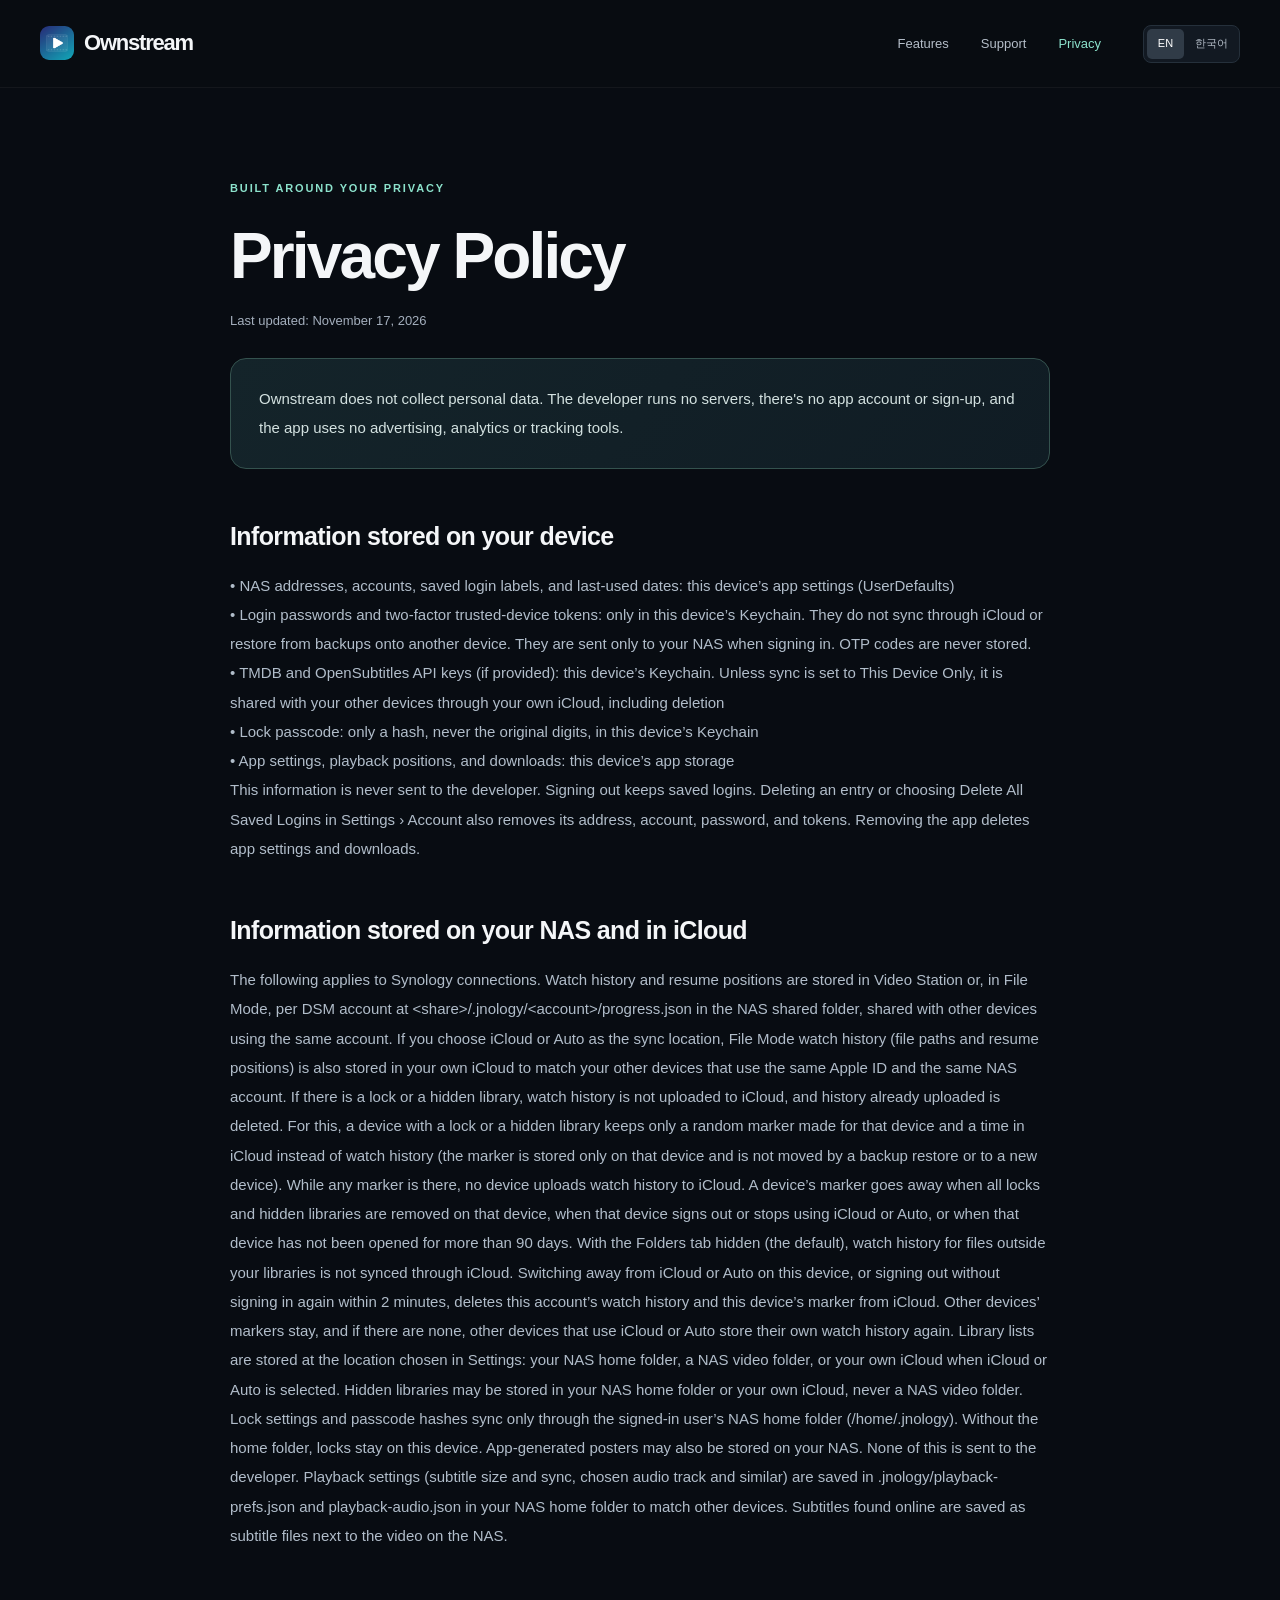
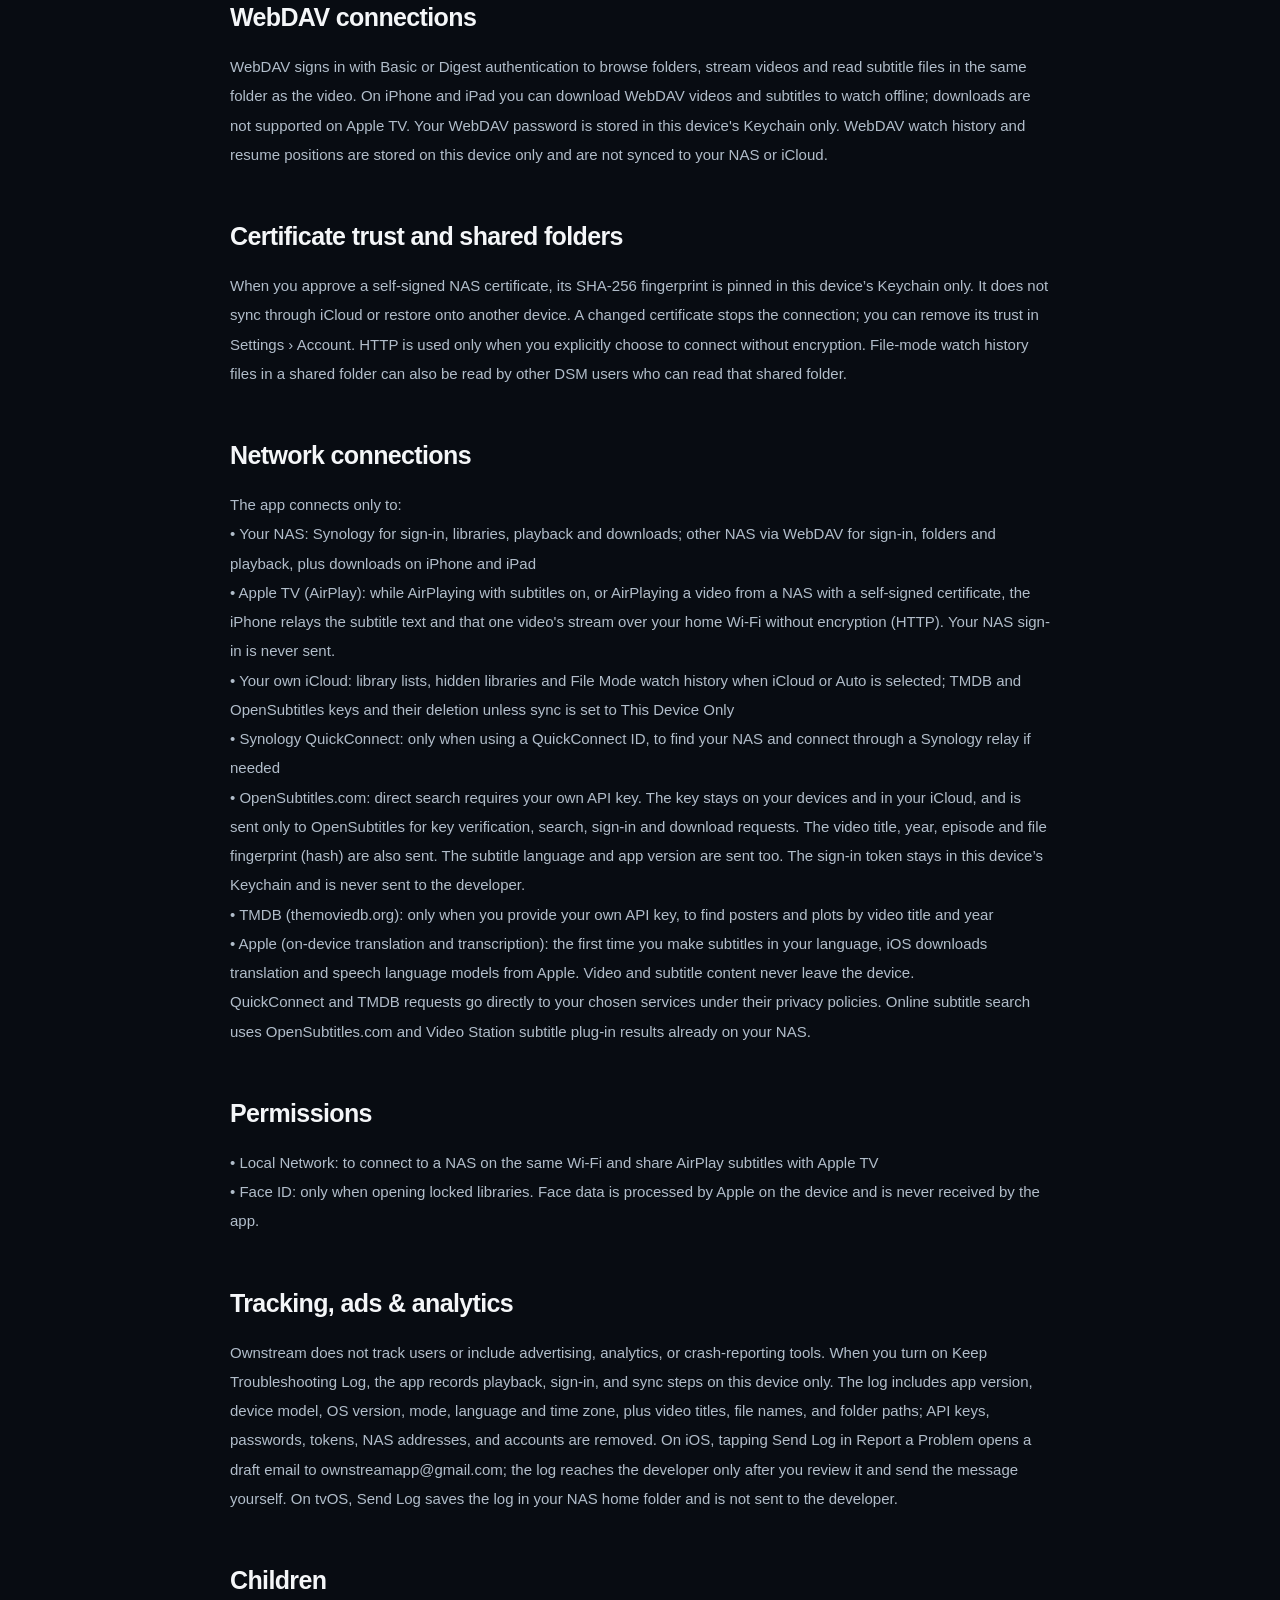
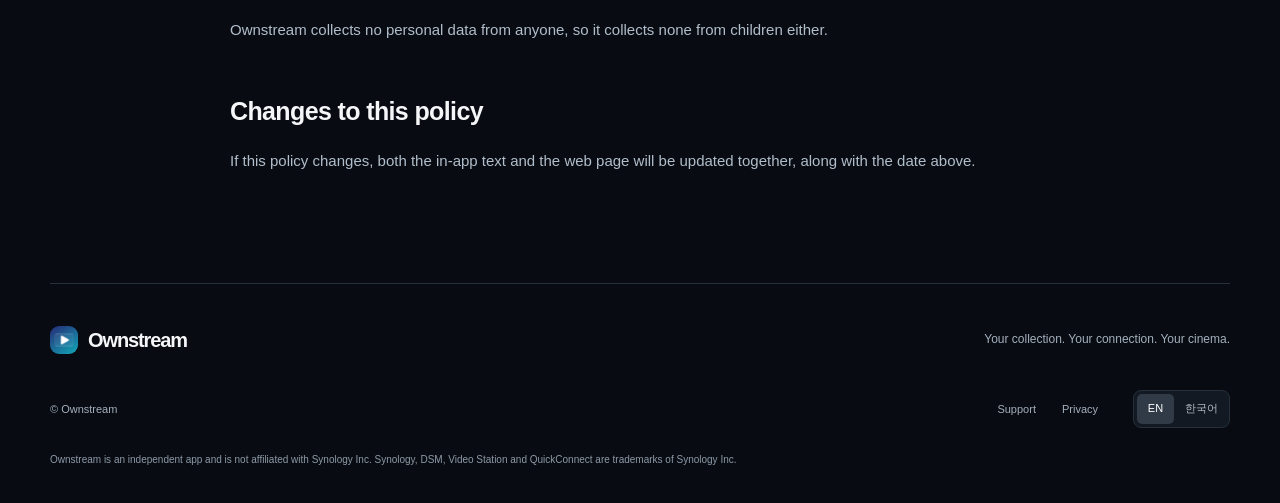
<file: privacy.html>
<!doctype html>
<html lang="en" data-title-en="Privacy Policy — Ownstream" data-title-ko="개인정보 처리방침 — Ownstream" data-description-en="Ownstream does not collect personal data. Learn what stays on your devices, NAS and your own iCloud." data-description-ko="Ownstream은 개인정보를 수집하지 않습니다. 기기, NAS, 본인의 iCloud에 저장되는 정보를 안내합니다.">
<head><meta charset="utf-8"><meta name="viewport" content="width=device-width, initial-scale=1"><title>Privacy Policy — Ownstream</title>
<meta name="description" content="Ownstream does not collect personal data. Learn what stays on your devices, NAS and your own iCloud."><meta name="theme-color" content="#080c12"><meta name="color-scheme" content="dark">
<link rel="canonical" href="https://ownstream.app/privacy.html"><meta property="og:type" content="website"><meta property="og:site_name" content="Ownstream"><meta property="og:title" content="Privacy Policy — Ownstream"><meta property="og:description" content="Ownstream does not collect personal data. Learn what stays on your devices, NAS and your own iCloud."><meta property="og:url" content="https://ownstream.app/privacy.html"><meta property="og:locale" content="en_US"><meta property="og:locale:alternate" content="ko_KR"><meta property="og:image" content="https://ownstream.app/assets/og.jpg"><meta property="og:image:width" content="1200"><meta property="og:image:height" content="630"><meta property="og:image:alt" content="Ownstream on iPhone, iPad and Apple TV">
<meta name="twitter:card" content="summary_large_image"><meta name="twitter:title" content="Privacy Policy — Ownstream"><meta name="twitter:description" content="Ownstream does not collect personal data. Learn what stays on your devices, NAS and your own iCloud."><meta name="twitter:image" content="https://ownstream.app/assets/og.jpg"><meta name="twitter:image:alt" content="Ownstream on iPhone, iPad and Apple TV">
<link rel="icon" type="image/png" sizes="32x32" href="assets/favicon.png"><link rel="apple-touch-icon" href="assets/apple-touch-icon.png"><link rel="stylesheet" href="style.css"><script src="lang.js"></script></head><body class="document-page"><a class="skip-link" href="#main"><span lang="en" data-i18n>Skip to content</span><span lang="ko" data-i18n>본문으로 건너뛰기</span></a><header class="site-header"><div class="header-inner"><a class="brand" href="./"><img src="assets/app-icon.png" alt="" width="34" height="34">Ownstream</a><nav aria-label="Main / 주요 메뉴"><a class="features-link" href="./#features"><span lang="en" data-i18n>Features</span><span lang="ko" data-i18n>주요 기능</span></a><a href="support.html" ><span lang="en" data-i18n>Support</span><span lang="ko" data-i18n>지원</span></a><a href="privacy.html" aria-current="page"><span lang="en" data-i18n>Privacy</span><span lang="ko" data-i18n>개인정보</span></a></nav><div class="lang-switch" role="group" aria-label="Language / 언어"><a href="?lang=en" lang="en" data-lang="en">EN</a><a href="?lang=ko" lang="ko" data-lang="ko">한국어</a></div></div></header><main id="main" class="document wrap"><p class="eyebrow"><span lang="en" data-i18n>BUILT AROUND YOUR PRIVACY</span><span lang="ko" data-i18n>개인정보 보호를 기본으로</span></p><!-- Original bilingual article content preserved. Keep privacy copy in sync with App/Store/AppInfoContent.swift. --><article lang="en" data-i18n>
<h1>Privacy Policy</h1>
<p class="updated"><span lang="en" data-i18n>Last updated: November 17, 2026</span></p>
<p class="summary">Ownstream does not collect personal data. The developer runs no servers, there's no app account or sign-up, and the app uses no advertising, analytics or tracking tools.</p>

<h2>Information stored on your device</h2>
<p>• NAS addresses, accounts, saved login labels, and last-used dates: this device’s app settings (UserDefaults)<br>
• Login passwords and two-factor trusted-device tokens: only in this device’s Keychain. They do not sync through iCloud or restore from backups onto another device. They are sent only to your NAS when signing in. OTP codes are never stored.<br>
• TMDB and OpenSubtitles API keys (if provided): this device’s Keychain. Unless sync is set to This Device Only, it is shared with your other devices through your own iCloud, including deletion<br>
• Lock passcode: only a hash, never the original digits, in this device’s Keychain<br>
• App settings, playback positions, and downloads: this device’s app storage<br>
This information is never sent to the developer. Signing out keeps saved logins. Deleting an entry or choosing Delete All Saved Logins in Settings › Account also removes its address, account, password, and tokens. Removing the app deletes app settings and downloads.</p>

<h2>Information stored on your NAS and in iCloud</h2>
<p>The following applies to Synology connections. Watch history and resume positions are stored in Video Station or, in File Mode, per DSM account at &lt;share&gt;/.jnology/&lt;account&gt;/progress.json in the NAS shared folder, shared with other devices using the same account. If you choose iCloud or Auto as the sync location, File Mode watch history (file paths and resume positions) is also stored in your own iCloud to match your other devices that use the same Apple ID and the same NAS account. If there is a lock or a hidden library, watch history is not uploaded to iCloud, and history already uploaded is deleted. For this, a device with a lock or a hidden library keeps only a random marker made for that device and a time in iCloud instead of watch history (the marker is stored only on that device and is not moved by a backup restore or to a new device). While any marker is there, no device uploads watch history to iCloud. A device’s marker goes away when all locks and hidden libraries are removed on that device, when that device signs out or stops using iCloud or Auto, or when that device has not been opened for more than 90 days. With the Folders tab hidden (the default), watch history for files outside your libraries is not synced through iCloud. Switching away from iCloud or Auto on this device, or signing out without signing in again within 2 minutes, deletes this account’s watch history and this device’s marker from iCloud. Other devices’ markers stay, and if there are none, other devices that use iCloud or Auto store their own watch history again. Library lists are stored at the location chosen in Settings: your NAS home folder, a NAS video folder, or your own iCloud when iCloud or Auto is selected. Hidden libraries may be stored in your NAS home folder or your own iCloud, never a NAS video folder. Lock settings and passcode hashes sync only through the signed-in user’s NAS home folder (/home/.jnology). Without the home folder, locks stay on this device. App-generated posters may also be stored on your NAS. None of this is sent to the developer. Playback settings (subtitle size and sync, chosen audio track and similar) are saved in .jnology/playback-prefs.json and playback-audio.json in your NAS home folder to match other devices. Subtitles found online are saved as subtitle files next to the video on the NAS.</p>

<h2>WebDAV connections</h2>
<p>WebDAV signs in with Basic or Digest authentication to browse folders, stream videos and read subtitle files in the same folder as the video. On iPhone and iPad you can download WebDAV videos and subtitles to watch offline; downloads are not supported on Apple TV. Your WebDAV password is stored in this device's Keychain only. WebDAV watch history and resume positions are stored on this device only and are not synced to your NAS or iCloud.</p>

<h2>Certificate trust and shared folders</h2>
<p>When you approve a self-signed NAS certificate, its SHA-256 fingerprint is pinned in this device’s Keychain only. It does not sync through iCloud or restore onto another device. A changed certificate stops the connection; you can remove its trust in Settings › Account. HTTP is used only when you explicitly choose to connect without encryption. File-mode watch history files in a shared folder can also be read by other DSM users who can read that shared folder.</p>

<h2>Network connections</h2>
<p>The app connects only to:<br>
<span lang="en" data-i18n>• Your NAS: Synology for sign-in, libraries, playback and downloads; other NAS via WebDAV for sign-in, folders and playback, plus downloads on iPhone and iPad</span><br>
• Apple TV (AirPlay): while AirPlaying with subtitles on, or AirPlaying a video from a NAS with a self-signed certificate, the iPhone relays the subtitle text and that one video's stream over your home Wi-Fi without encryption (HTTP). Your NAS sign-in is never sent.<br>
• Your own iCloud: library lists, hidden libraries and File Mode watch history when iCloud or Auto is selected; TMDB and OpenSubtitles keys and their deletion unless sync is set to This Device Only<br>
• Synology QuickConnect: only when using a QuickConnect ID, to find your NAS and connect through a Synology relay if needed<br>
• OpenSubtitles.com: direct search requires your own API key. The key stays on your devices and in your iCloud, and is sent only to OpenSubtitles for key verification, search, sign-in and download requests. The video title, year, episode and file fingerprint (hash) are also sent. The subtitle language and app version are sent too. The sign-in token stays in this device’s Keychain and is never sent to the developer.<br>
• TMDB (themoviedb.org): only when you provide your own API key, to find posters and plots by video title and year<br>
• Apple (on-device translation and transcription): the first time you make subtitles in your language, iOS downloads translation and speech language models from Apple. Video and subtitle content never leave the device.<br>
QuickConnect and TMDB requests go directly to your chosen services under their privacy policies. Online subtitle search uses OpenSubtitles.com and Video Station subtitle plug-in results already on your NAS.</p>

<h2>Permissions</h2>
<p>• Local Network: to connect to a NAS on the same Wi-Fi and share AirPlay subtitles with Apple TV<br>
• Face ID: only when opening locked libraries. Face data is processed by Apple on the device and is never received by the app.</p>

<h2>Tracking, ads &amp; analytics</h2>
<p>Ownstream does not track users or include advertising, analytics, or crash-reporting tools. When you turn on Keep Troubleshooting Log, the app records playback, sign-in, and sync steps on this device only. The log includes app version, device model, OS version, mode, language and time zone, plus video titles, file names, and folder paths; API keys, passwords, tokens, NAS addresses, and accounts are removed. On iOS, tapping Send Log in Report a Problem opens a draft email to ownstreamapp@gmail.com; the log reaches the developer only after you review it and send the message yourself. On tvOS, Send Log saves the log in your NAS home folder and is not sent to the developer.</p>

<h2>Children</h2>
<p>Ownstream collects no personal data from anyone, so it collects none from children either.</p>

<h2>Changes to this policy</h2>
<p>If this policy changes, both the in-app text and the web page will be updated together, along with the date above.</p>
</article><article lang="ko" data-i18n>
<h1>개인정보 처리방침</h1>
<p class="updated"><span lang="ko" data-i18n>최종 수정일: 2026년 11월 17일</span></p>
<p class="summary">Ownstream는 개인정보를 수집하지 않습니다. 개발자가 운영하는 서버가 없고, 앱 계정이나 회원 가입이 없으며, 광고·분석·추적 도구를 쓰지 않습니다.</p>

<h2>기기에 저장하는 정보</h2>
<p>• NAS 주소·아이디·저장한 로그인 이름·사용 시각: 이 기기의 앱 설정(UserDefaults)<br>
• 로그인 비밀번호와 2단계 인증 신뢰 기기 토큰: 이 기기 전용 Keychain에만 저장. iCloud로 동기화하거나 다른 기기에 백업 복원하지 않습니다. 로그인할 때 본인의 NAS로만 보내며 OTP 코드는 저장하지 않습니다.<br>
• TMDB·OpenSubtitles API 키(넣은 경우): 이 기기의 Keychain. 동기화가 ‘이 기기에만’이 아니면 본인의 iCloud로 다른 기기와 공유되며, 삭제도 공유<br>
• 잠금 비밀번호: 원래 숫자가 아닌 해시값만 이 기기의 Keychain<br>
• 앱 설정, 재생 위치, 받아 둔 영상: 이 기기의 앱 저장 공간<br>
이 정보는 개발자에게 보내지 않습니다. 로그아웃해도 저장한 로그인은 유지됩니다. 설정 › 계정에서 개별 삭제하거나 ‘저장한 로그인 모두 지우기’를 누르면 해당 주소·아이디와 비밀번호·토큰도 지워집니다. 앱을 지우면 앱 설정과 받아 둔 영상이 지워집니다.</p>

<h2>NAS와 iCloud에 저장하는 정보</h2>
<p>다음은 Synology 연결에 해당합니다. 시청 기록과 이어보기 위치는 Video Station에 저장되거나, 파일 모드에서는 NAS 공유 폴더의 &lt;share&gt;/.jnology/&lt;account&gt;/progress.json에 DSM 계정별로 저장되어 같은 계정을 쓰는 다른 기기와 공유됩니다. 동기화 위치로 iCloud나 자동을 고르면 파일 모드 시청 기록(파일 경로와 이어보기 위치)은 본인의 iCloud에도 저장되어, 같은 Apple ID와 같은 NAS 계정을 쓰는 다른 기기와 맞춰집니다. 잠금이나 숨긴 라이브러리가 있으면 시청 기록을 iCloud에 올리지 않고, 이미 올라간 기록도 지웁니다. 이를 위해 잠금이나 숨긴 라이브러리가 있는 기기는 시청 기록 대신 기기마다 무작위로 만든 표시와 시각만 iCloud에 둡니다(이 표시는 그 기기에만 저장되어 백업 복원이나 새 기기로 옮겨지지 않습니다). 표시가 하나라도 있으면 어느 기기도 시청 기록을 iCloud에 올리지 않습니다. 그 기기에서 잠금과 숨김을 모두 풀거나, 그 기기에서 로그아웃하거나 iCloud·자동을 그만 쓰거나, 그 기기를 90일 넘게 열지 않으면 그 표시가 사라집니다. 폴더 탭을 숨기면(처음 설정) 라이브러리 밖 파일의 시청 기록은 iCloud로 맞추지 않습니다. 이 기기에서 iCloud·자동이 아닌 위치로 바꾸거나, 로그아웃하고 2분 안에 다시 로그인하지 않으면 이 계정의 iCloud 시청 기록과 이 기기의 표시를 지웁니다. 다른 기기의 표시는 남고, 표시가 없으면 iCloud·자동을 쓰는 다른 기기가 자기 시청 기록을 다시 저장합니다. 앱에서 만든 라이브러리 목록은 설정에서 고른 위치에 저장됩니다. NAS 홈 폴더나 NAS 영상 폴더를 쓸 수 있고, iCloud나 자동을 고르면 본인의 iCloud에도 저장될 수 있습니다. 숨김 목록은 NAS 홈 폴더나 본인의 iCloud에 저장될 수 있으며 NAS 영상 폴더에는 저장하지 않습니다. 잠금 설정과 비밀번호 해시를 다른 기기와 맞출 때는 로그인한 사용자의 NAS 홈 폴더(/home/.jnology)만 씁니다. 홈 폴더를 쓰지 않으면 잠금은 이 기기에만 저장됩니다. 앱이 만든 포스터도 NAS에 저장될 수 있습니다. 이 정보는 개발자에게 보내지 않습니다. 재생 설정(자막 크기·싱크, 고른 음성 트랙 등)은 NAS 홈 폴더의 .jnology/playback-prefs.json과 playback-audio.json에 저장해 다른 기기와 맞춥니다. 인터넷에서 찾은 자막은 NAS의 영상 옆에 자막 파일로 저장합니다.</p>

<h2>WebDAV 연결</h2>
<p>WebDAV는 Basic·Digest 인증으로 로그인하여 폴더를 탐색하고 영상을 스트리밍 재생하며, 영상과 같은 폴더의 자막 파일을 읽습니다. iPhone·iPad에서는 WebDAV 영상과 자막을 내려받아 오프라인으로 볼 수 있으며, tvOS에서는 다운로드를 지원하지 않습니다. WebDAV 비밀번호는 이 기기 전용 Keychain에 저장합니다. WebDAV 시청 기록과 이어보기 위치는 이 기기에만 저장하며 NAS나 iCloud로 동기화하지 않습니다.</p>

<h2>인증서 신뢰와 공유 폴더</h2>
<p>자체 서명 NAS 인증서를 승인하면 인증서의 SHA-256 지문을 이 기기 전용 Keychain에 고정합니다. iCloud로 동기화하거나 다른 기기로 복원하지 않습니다. 인증서가 바뀌면 연결을 중단하며 설정 › 계정에서 신뢰를 지울 수 있습니다. HTTP 연결은 사용자가 암호화 없이 연결을 직접 선택한 경우에만 사용합니다. 파일 모드의 공유 폴더 시청 기록 파일은 그 공유 폴더를 읽을 수 있는 다른 DSM 사용자도 열람할 수 있습니다.</p>

<h2>네트워크 연결</h2>
<p>앱은 다음 곳에만 연결합니다.<br>
<span lang="ko" data-i18n>• 사용자의 NAS: Synology는 로그인·라이브러리·재생·다운로드, 다른 NAS는 WebDAV로 로그인·폴더 탐색·재생 및 iPhone·iPad 다운로드</span><br>
• Apple TV(AirPlay): 자막을 켜고 AirPlay하거나 자체 서명 인증서 NAS의 영상을 AirPlay하는 동안, iPhone이 집 안 Wi-Fi에서 자막 텍스트와 해당 영상 하나의 스트림을 암호화 없이(HTTP) 중계합니다. NAS 로그인 정보는 보내지 않습니다.<br>
• 본인의 iCloud: iCloud나 자동을 고른 경우 라이브러리 목록, 숨김 목록과 파일 모드 시청 기록 저장. ‘이 기기에만’이 아니면 TMDB·OpenSubtitles 키와 삭제 여부도 공유<br>
• Synology QuickConnect: QuickConnect ID로 로그인한 경우에만. NAS 주소를 찾고, 필요하면 Synology 중계 서버를 거쳐 연결합니다.<br>
• OpenSubtitles.com: 사용자가 본인 API 키를 넣은 경우 직접 자막을 찾습니다. 키는 본인의 기기와 iCloud에만 보관하며, 키 확인·검색·로그인·다운로드 요청 때 OpenSubtitles로만 보냅니다. 영상 제목·연도·회차와 파일 지문(해시)도 보냅니다. 찾는 자막 언어와 앱 버전도 함께 보냅니다. 로그인 토큰은 이 기기 전용 Keychain에만 저장하며 개발자에게 보내지 않습니다.<br>
• TMDB(themoviedb.org): 사용자가 본인 API 키를 넣은 경우에만. 영상 제목과 연도로 포스터와 줄거리를 찾습니다.<br>
• Apple(기기 안 번역·받아쓰기): 내 언어 자막 만들기를 처음 쓸 때 iOS가 Apple에서 번역·받아쓰기 언어 모델을 받습니다. 영상과 자막 내용은 기기 밖으로 보내지 않습니다.<br>
QuickConnect와 TMDB로 가는 요청은 사용자가 고른 서비스로 직접 가며, 각 회사의 개인정보 처리방침을 따릅니다. 인터넷 자막 찾기는 OpenSubtitles.com과, 이미 NAS에 받아 둔 Video Station 자막 플러그인 결과를 사용합니다.</p>

<h2>권한</h2>
<p>• 로컬 네트워크: 같은 Wi-Fi의 NAS에 연결하고 AirPlay 자막을 Apple TV와 공유하기 위해<br>
• Face ID: 잠근 라이브러리를 열 때만. 얼굴 정보는 Apple이 기기 안에서 처리하며 앱은 받지 않습니다.</p>

<h2>추적·광고·분석</h2>
<p>Ownstream는 사용자를 추적하지 않고 광고·분석·크래시 수집 도구를 넣지 않았습니다. ‘문제 해결 기록 남기기’를 켜면 재생·로그인·동기화 과정을 이 기기에만 기록합니다. 기록에는 앱 버전, 기기 모델, OS 버전, 모드, 언어·시간대와 영상 제목·파일 이름·폴더 경로가 들어가며, API 키·비밀번호·토큰·NAS 주소·계정은 지웁니다. iOS에서는 ‘문제 보내기’에서 ‘기록 보내기’를 누르면 받는 사람이 ownstreamapp@gmail.com으로 채워진 메일 초안이 열리고, 사용자가 확인하고 직접 보낼 때만 개발자에게 전달됩니다. tvOS의 ‘기록 보내기’는 사용자의 NAS 홈 폴더에 기록을 저장하며 개발자에게 전송하지 않습니다.</p>

<h2>어린이</h2>
<p>Ownstream는 누구의 개인정보도 수집하지 않으므로 어린이의 개인정보도 수집하지 않습니다.</p>

<h2>방침 변경</h2>
<p>이 방침이 바뀌면 앱 안의 내용과 웹 페이지를 함께 고치고 위 날짜를 바꿉니다.</p>
</article></main><footer class="site-footer wrap"><div class="footer-top"><a class="brand" href="./"><img src="assets/app-icon.png" alt="" width="34" height="34">Ownstream</a><p><span lang="en" data-i18n>Your collection. Your connection. Your cinema.</span><span lang="ko" data-i18n>내가 모은 영상. 내 NAS. 나만의 영화관.</span></p></div><div class="footer-bottom"><p>© Ownstream</p><nav aria-label="Footer / 하단 메뉴"><a href="support.html"><span lang="en" data-i18n>Support</span><span lang="ko" data-i18n>지원</span></a><a href="privacy.html"><span lang="en" data-i18n>Privacy</span><span lang="ko" data-i18n>개인정보 처리방침</span></a></nav><div class="lang-switch" role="group" aria-label="Language / 언어"><a href="?lang=en" lang="en" data-lang="en">EN</a><a href="?lang=ko" lang="ko" data-lang="ko">한국어</a></div></div><p class="disclaimer"><span lang="en" data-i18n>Ownstream is an independent app and is not affiliated with Synology Inc. Synology, DSM, Video Station and QuickConnect are trademarks of Synology Inc.</span><span lang="ko" data-i18n>Ownstream은 Synology Inc.와 제휴 관계가 없는 독립 앱입니다. Synology, DSM, Video Station 및 QuickConnect는 Synology Inc.의 상표입니다.</span></p></footer></body></html>
</file>
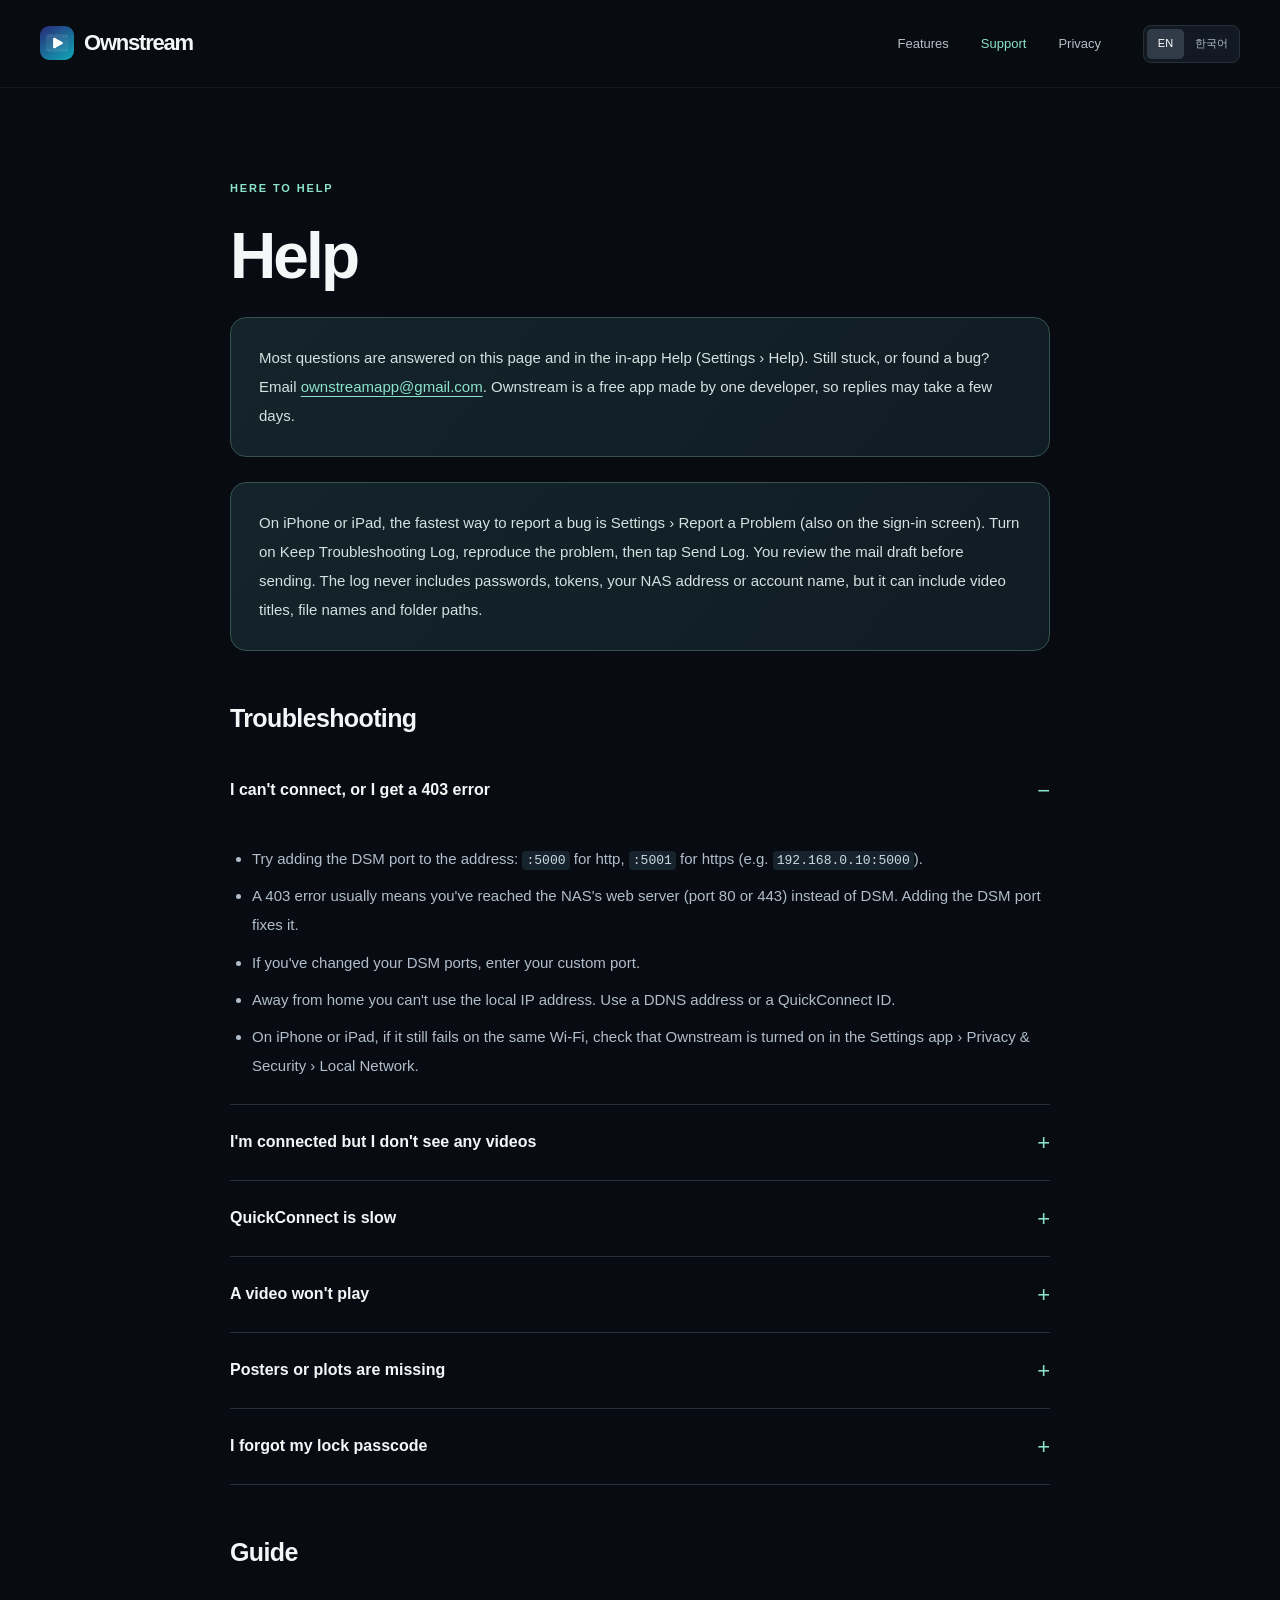
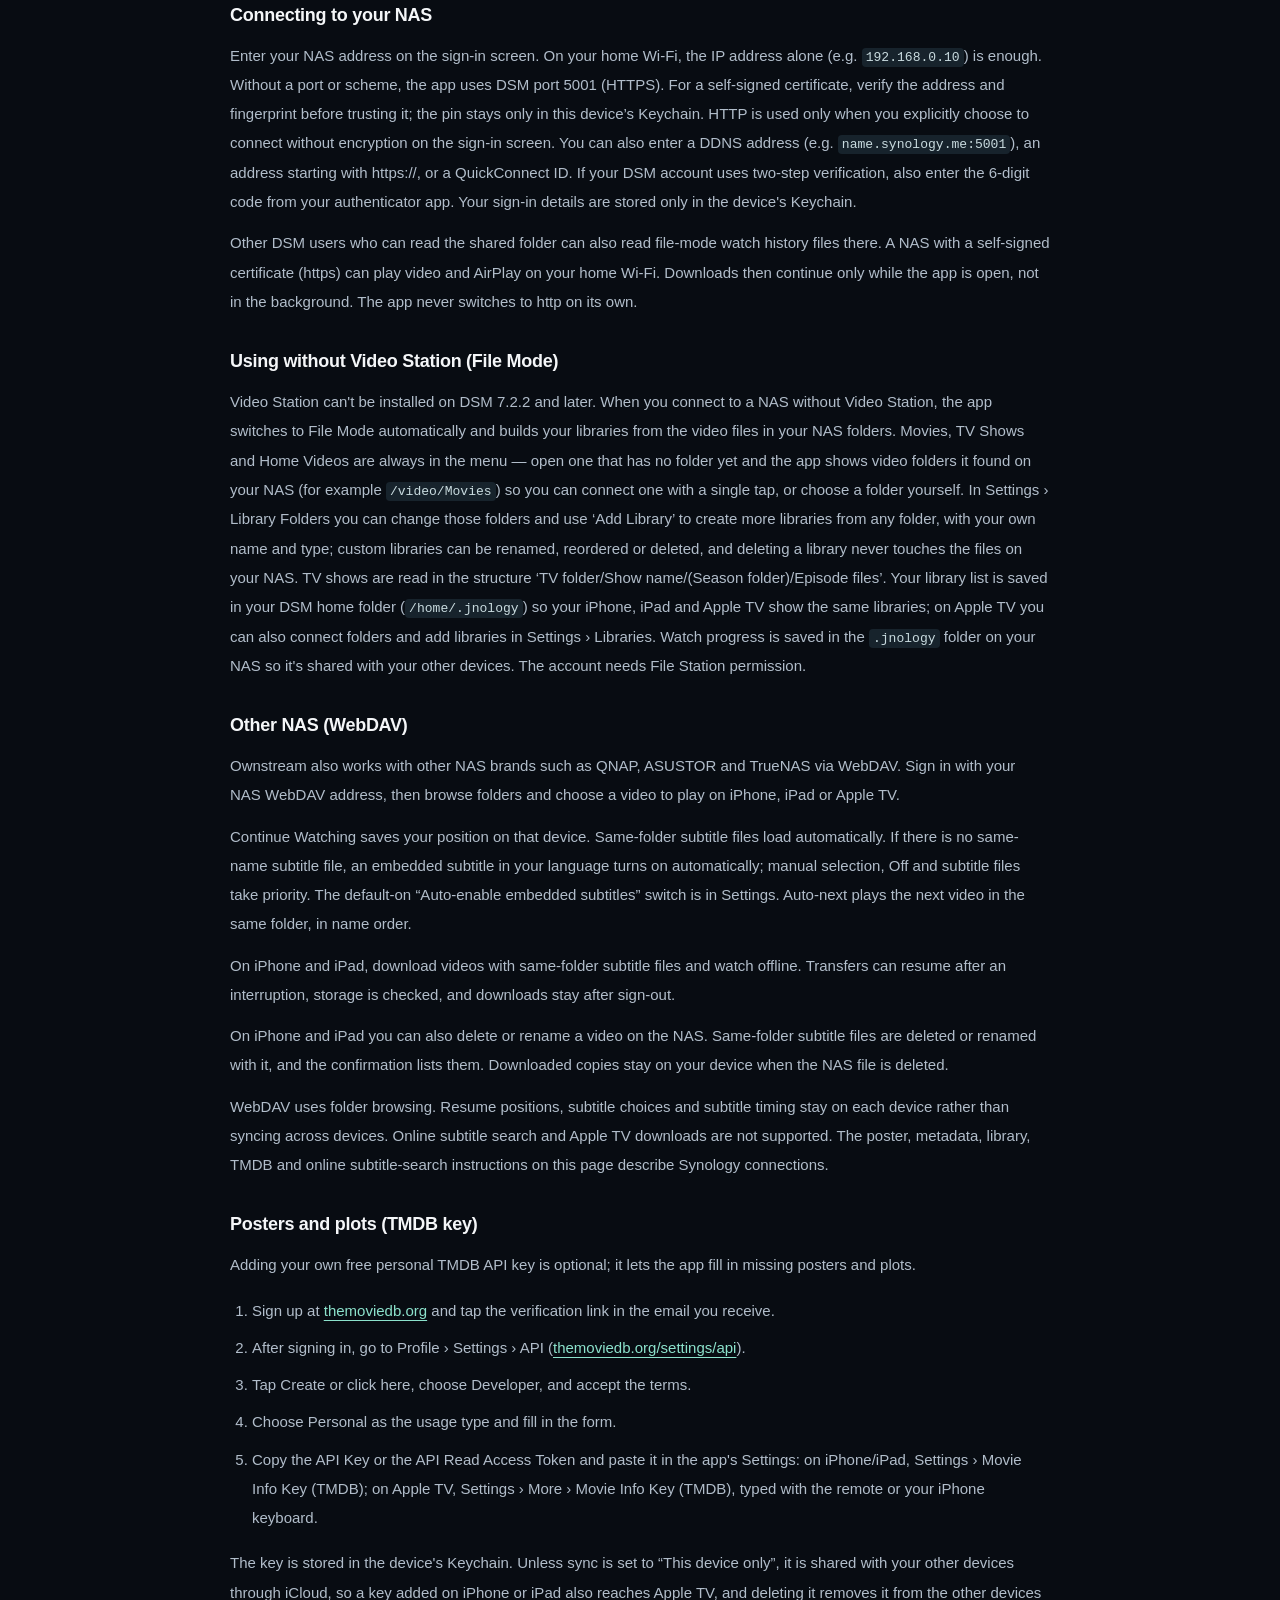
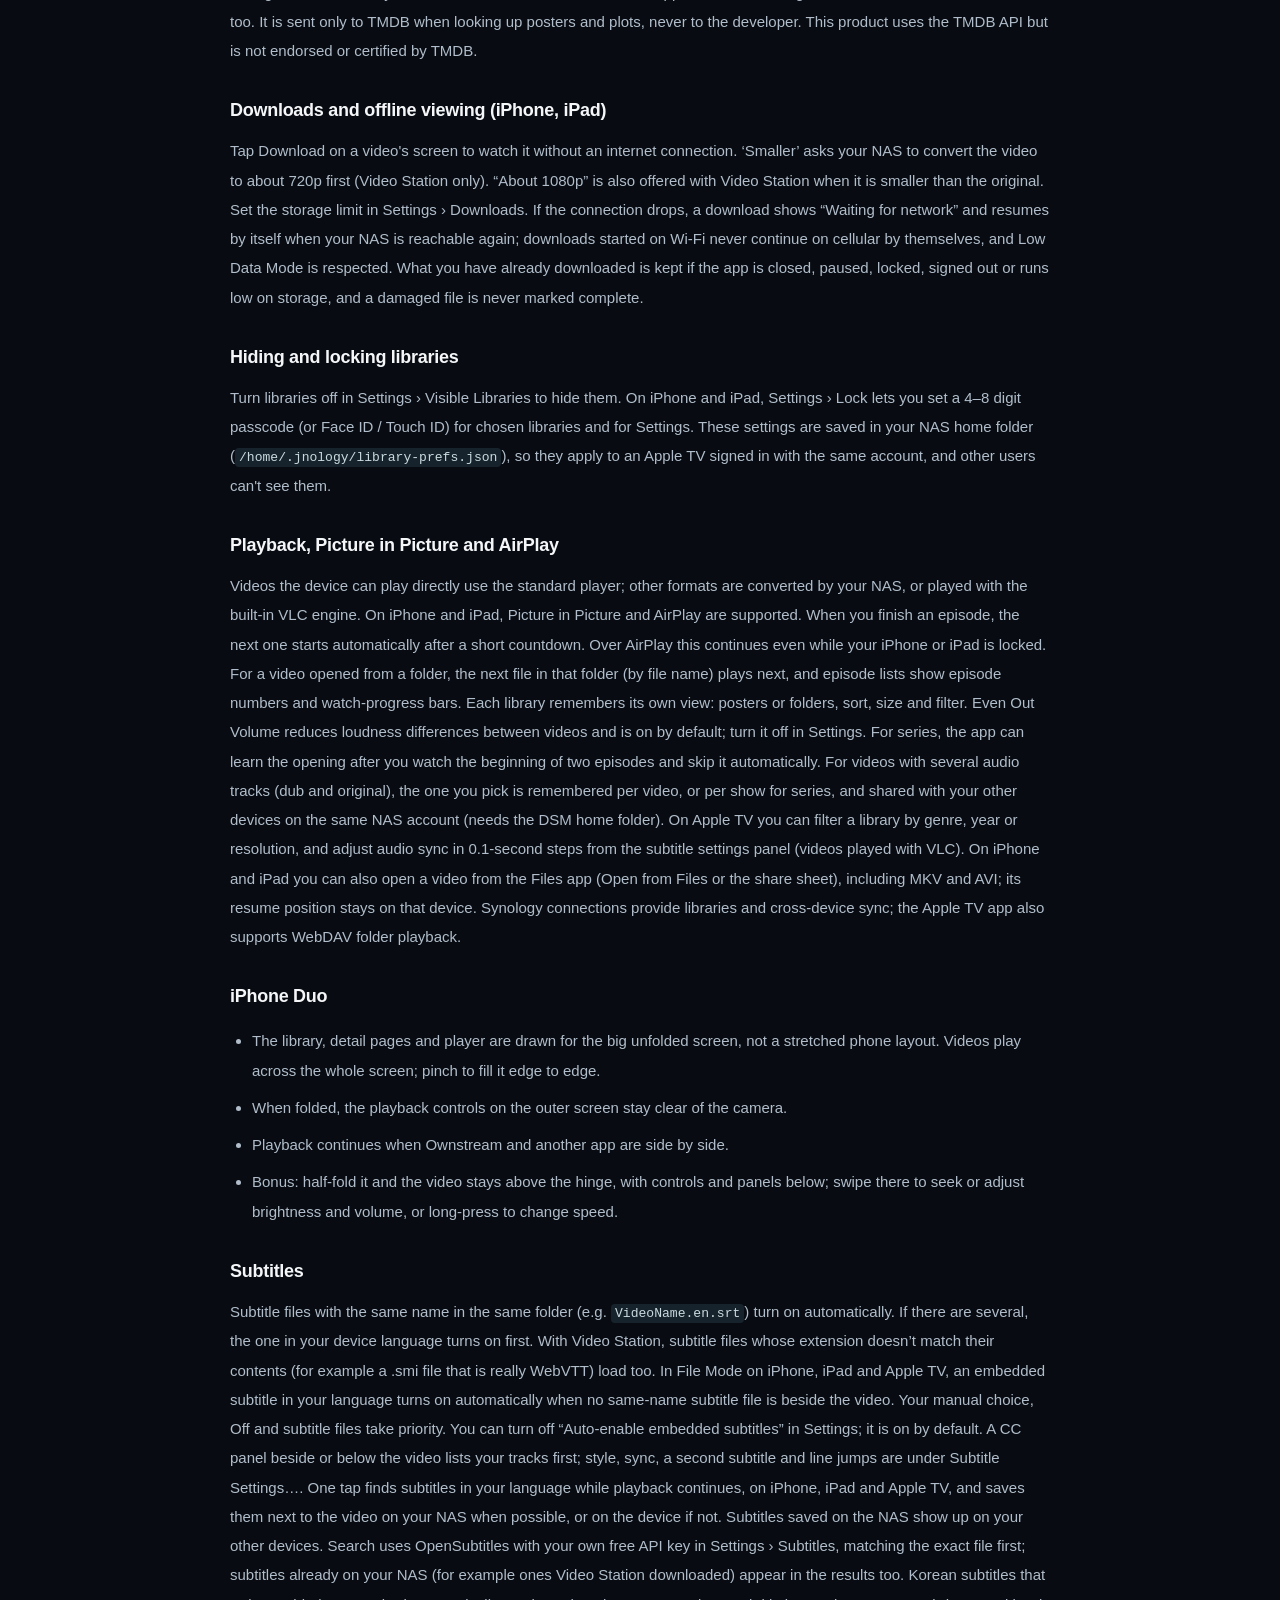
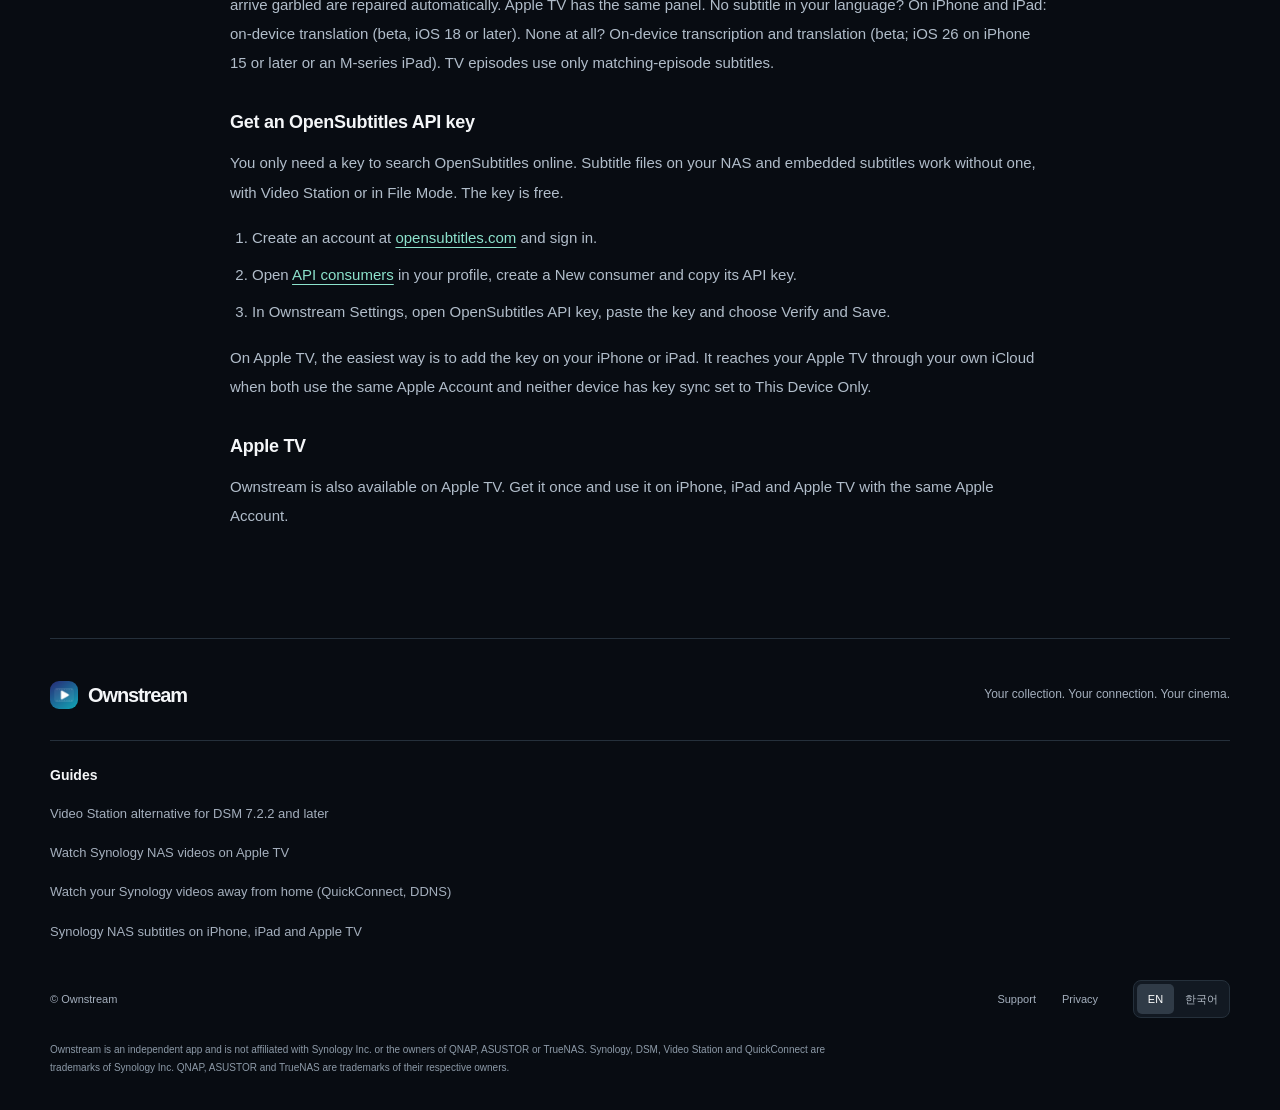
<file: support.html>
<!doctype html>
<html lang="en" data-title-en="Help — Ownstream" data-title-ko="도움말 — Ownstream" data-description-en="Guides and troubleshooting for watching your Synology NAS videos with Ownstream." data-description-ko="Ownstream 연결, 재생, 자막, 다운로드 사용 안내와 문제 해결.">
<head><meta charset="utf-8"><meta name="viewport" content="width=device-width, initial-scale=1"><title>Help — Ownstream</title>
<meta name="description" content="Guides and troubleshooting for watching your Synology NAS videos with Ownstream."><meta name="theme-color" content="#080c12"><meta name="color-scheme" content="dark">
<link rel="canonical" href="https://ownstream.app/support.html"><meta property="og:type" content="website"><meta property="og:site_name" content="Ownstream"><meta property="og:title" content="Help — Ownstream"><meta property="og:description" content="Guides and troubleshooting for watching your Synology NAS videos with Ownstream."><meta property="og:url" content="https://ownstream.app/support.html"><meta property="og:locale" content="en_US"><meta property="og:locale:alternate" content="ko_KR"><meta property="og:image" content="https://ownstream.app/assets/og.jpg"><meta property="og:image:width" content="1200"><meta property="og:image:height" content="630"><meta property="og:image:alt" content="Ownstream on iPhone, iPad and Apple TV">
<meta name="twitter:card" content="summary_large_image"><meta name="twitter:title" content="Help — Ownstream"><meta name="twitter:description" content="Guides and troubleshooting for watching your Synology NAS videos with Ownstream."><meta name="twitter:image" content="https://ownstream.app/assets/og.jpg"><meta name="twitter:image:alt" content="Ownstream on iPhone, iPad and Apple TV">
<link rel="icon" type="image/png" sizes="32x32" href="assets/favicon.png"><link rel="apple-touch-icon" href="assets/apple-touch-icon.png"><link rel="stylesheet" href="style.css"><script src="lang.js"></script></head><body class="document-page support-page"><a class="skip-link" href="#main"><span lang="en" data-i18n>Skip to content</span><span lang="ko" data-i18n>본문으로 건너뛰기</span></a><header class="site-header"><div class="header-inner"><a class="brand" href="./"><img src="assets/app-icon.png" alt="" width="34" height="34">Ownstream</a><nav aria-label="Main / 주요 메뉴"><a class="features-link" href="./#features"><span lang="en" data-i18n>Features</span><span lang="ko" data-i18n>주요 기능</span></a><a href="support.html" aria-current="page"><span lang="en" data-i18n>Support</span><span lang="ko" data-i18n>지원</span></a><a href="privacy.html" ><span lang="en" data-i18n>Privacy</span><span lang="ko" data-i18n>개인정보</span></a></nav><div class="lang-switch" role="group" aria-label="Language / 언어"><a href="?lang=en" lang="en" data-lang="en">EN</a><a href="?lang=ko" lang="ko" data-lang="ko">한국어</a></div></div></header><main id="main" class="document wrap"><p class="eyebrow"><span lang="en" data-i18n>HERE TO HELP</span><span lang="ko" data-i18n>도움이 필요할 때</span></p><!-- Original bilingual article content preserved. Keep privacy copy in sync with App/Store/AppInfoContent.swift. --><article lang="en" data-i18n>
<h1>Help</h1>
<p class="notice">Most questions are answered on this page and in the in-app Help (Settings › Help). Still stuck, or found a bug? Email <a href="mailto:ownstreamapp@gmail.com">ownstreamapp@gmail.com</a>. Ownstream is a free app made by one developer, so replies may take a few days.</p>
<p class="notice">On iPhone or iPad, the fastest way to report a bug is Settings › Report a Problem (also on the sign-in screen). Turn on Keep Troubleshooting Log, reproduce the problem, then tap Send Log. You review the mail draft before sending. The log never includes passwords, tokens, your NAS address or account name, but it can include video titles, file names and folder paths.</p>

<h2>Troubleshooting</h2>
<details open>
<summary>I can't connect, or I get a 403 error</summary>
<ul>
<li>Try adding the DSM port to the address: <code>:5000</code> for http, <code>:5001</code> for https (e.g. <code>192.168.0.10:5000</code>).</li>
<li>A 403 error usually means you've reached the NAS's web server (port 80 or 443) instead of DSM. Adding the DSM port fixes it.</li>
<li>If you've changed your DSM ports, enter your custom port.</li>
<li>Away from home you can't use the local IP address. Use a DDNS address or a QuickConnect ID.</li>
<li>On iPhone or iPad, if it still fails on the same Wi-Fi, check that Ownstream is turned on in the Settings app › Privacy &amp; Security › Local Network.</li>
</ul>
</details>
<details id="empty-library">
<summary>I'm connected but I don't see any videos</summary>
<p>If your library is empty, the app tells you why on that screen. Most often it's a DSM account permissions issue.</p>
<ul>
<li>Without Video Station: in DSM Control Panel › Privileges (Application Privileges), allow File Station for this account.</li>
<li>Shared folder permissions: in DSM Control Panel › Shared Folder, choose the folder with your videos, Edit › Permissions, and give this account read access.</li>
<li>With Video Station: in Control Panel › Privileges allow Video Station, and in Video Station › Settings › Library confirm this account can see the library.</li>
<li>If you just linked a folder, wait until indexing finishes.</li>
<li>Locked libraries stay hidden until you unlock them.</li>
<li>There's no DSM interface on Apple TV. Sign in to DSM in a web browser on your iPhone, iPad, or computer to change permissions, then choose Try Again in the Apple TV app.</li>
</ul>
</details>
<details>
<summary>QuickConnect is slow</summary>
<p>QuickConnect goes through a Synology relay server when a direct connection isn't possible. Relays are slow, so high-quality video may stutter.</p>
<ul>
<li>At home, connect with your NAS's IP address.</li>
<li>Away from home, set up port forwarding on your router and DDNS for a faster direct connection.</li>
<li>Lowering the playback quality reduces stuttering.</li>
</ul>
</details>
<details>
<summary>A video won't play</summary>
<p>The app first tries to play the video directly on the device, then asks your NAS to convert it, and finally plays it directly with the built-in VLC engine. If it still won't play:</p>
<ul>
<li>Installing Advanced Media Extensions from DSM Package Center lets your NAS convert more formats (some codecs were removed starting with DSM 7.2).</li>
<li>If your NAS is busy with other tasks, conversion can be slow. Try again in a moment.</li>
<li>On a slow connection, try a lower playback quality.</li>
<li>On iPhone or iPad, try turning on ‘Always Play with VLC Engine’ in the playback screen's settings.</li>
</ul>
</details>
<details>
<summary>Posters or plots are missing</summary>
<ul>
<li>In File Mode (no Video Station), posters and plots are only fetched once you add a TMDB key (see below).</li>
<li>If a file name is very different from the actual title, it may not be found. Try renaming it to the exact title.</li>
<li>With Video Station, the app shows Video Station's info first. If posters are missing in Video Station too, try adding a TMDB key.</li>
</ul>
</details>
<details>
<summary>I forgot my lock passcode</summary>
<p>In DSM File Station, delete the <code>.jnology/library-prefs.json</code> file in your NAS home folder (<code>home</code>), then delete and reinstall the app. Your hide and lock settings will be reset. The passcode is stored only as a hash, so even the developer can't recover it.</p>
</details>

<h2>Guide</h2>
<h3>Connecting to your NAS</h3>
<p>Enter your NAS address on the sign-in screen. On your home Wi-Fi, the IP address alone (e.g. <code>192.168.0.10</code>) is enough. Without a port or scheme, the app uses DSM port 5001 (HTTPS). For a self-signed certificate, verify the address and fingerprint before trusting it; the pin stays only in this device’s Keychain. HTTP is used only when you explicitly choose to connect without encryption on the sign-in screen. You can also enter a DDNS address (e.g. <code>name.synology.me:5001</code>), an address starting with https://, or a QuickConnect ID. If your DSM account uses two-step verification, also enter the 6-digit code from your authenticator app. Your sign-in details are stored only in the device's Keychain.</p>

<p>Other DSM users who can read the shared folder can also read file-mode watch history files there. A NAS with a self-signed certificate (https) can play video and AirPlay on your home Wi-Fi. Downloads then continue only while the app is open, not in the background. The app never switches to http on its own.</p>

<h3>Using without Video Station (File Mode)</h3>
<p>Video Station can't be installed on DSM 7.2.2 and later. When you connect to a NAS without Video Station, the app switches to File Mode automatically and builds your libraries from the video files in your NAS folders. Movies, TV Shows and Home Videos are always in the menu — open one that has no folder yet and the app shows video folders it found on your NAS (for example <code>/video/Movies</code>) so you can connect one with a single tap, or choose a folder yourself. In Settings › Library Folders you can change those folders and use ‘Add Library’ to create more libraries from any folder, with your own name and type; custom libraries can be renamed, reordered or deleted, and deleting a library never touches the files on your NAS. TV shows are read in the structure ‘TV folder/Show name/(Season folder)/Episode files’. Your library list is saved in your DSM home folder (<code>/home/.jnology</code>) so your iPhone, iPad and Apple TV show the same libraries; on Apple TV you can also connect folders and add libraries in Settings › Libraries. Watch progress is saved in the <code>.jnology</code> folder on your NAS so it's shared with your other devices. The account needs File Station permission.</p>

<h3 id="other-nas"><span lang="en" data-i18n>Other NAS (WebDAV)</span></h3>
<p><span lang="en" data-i18n>Ownstream also works with other NAS brands such as QNAP, ASUSTOR and TrueNAS via WebDAV. Sign in with your NAS WebDAV address, then browse folders and choose a video to play on iPhone, iPad or Apple TV.</span></p>
<p><span lang="en" data-i18n>Continue Watching saves your position on that device. Same-folder subtitle files load automatically. If there is no same-name subtitle file, an embedded subtitle in your language turns on automatically; manual selection, Off and subtitle files take priority. The default-on “Auto-enable embedded subtitles” switch is in Settings. Auto-next plays the next video in the same folder, in name order.</span></p>
<p><span lang="en" data-i18n>On iPhone and iPad, download videos with same-folder subtitle files and watch offline. Transfers can resume after an interruption, storage is checked, and downloads stay after sign-out.</span></p>
<p><span lang="en" data-i18n>On iPhone and iPad you can also delete or rename a video on the NAS. Same-folder subtitle files are deleted or renamed with it, and the confirmation lists them. Downloaded copies stay on your device when the NAS file is deleted.</span></p>
<p><span lang="en" data-i18n>WebDAV uses folder browsing. Resume positions, subtitle choices and subtitle timing stay on each device rather than syncing across devices. Online subtitle search and Apple TV downloads are not supported. The poster, metadata, library, TMDB and online subtitle-search instructions on this page describe Synology connections.</span></p>

<h3>Posters and plots (TMDB key)</h3>
<p>Adding your own free personal TMDB API key is optional; it lets the app fill in missing posters and plots.</p>
<ol>
<li>Sign up at <a href="https://www.themoviedb.org">themoviedb.org</a> and tap the verification link in the email you receive.</li>
<li>After signing in, go to Profile › Settings › API (<a href="https://www.themoviedb.org/settings/api">themoviedb.org/settings/api</a>).</li>
<li>Tap Create or click here, choose Developer, and accept the terms.</li>
<li>Choose Personal as the usage type and fill in the form.</li>
<li>Copy the API Key or the API Read Access Token and paste it in the app's Settings: on iPhone/iPad, Settings › Movie Info Key (TMDB); on Apple TV, Settings › More › Movie Info Key (TMDB), typed with the remote or your iPhone keyboard.</li>
</ol>
<p>The key is stored in the device's Keychain. Unless sync is set to “This device only”, it is shared with your other devices through iCloud, so a key added on iPhone or iPad also reaches Apple TV, and deleting it removes it from the other devices too. It is sent only to TMDB when looking up posters and plots, never to the developer. This product uses the TMDB API but is not endorsed or certified by TMDB.</p>

<h3>Downloads and offline viewing (iPhone, iPad)</h3>
<p><span lang="en" data-i18n>Tap Download on a video's screen to watch it without an internet connection. ‘Smaller’ asks your NAS to convert the video to about 720p first (Video Station only). “About 1080p” is also offered with Video Station when it is smaller than the original. Set the storage limit in Settings › Downloads. If the connection drops, a download shows “Waiting for network” and resumes by itself when your NAS is reachable again; downloads started on Wi-Fi never continue on cellular by themselves, and Low Data Mode is respected. What you have already downloaded is kept if the app is closed, paused, locked, signed out or runs low on storage, and a damaged file is never marked complete.</span></p>

<h3>Hiding and locking libraries</h3>
<p>Turn libraries off in Settings › Visible Libraries to hide them. On iPhone and iPad, Settings › Lock lets you set a 4–8 digit passcode (or Face ID / Touch ID) for chosen libraries and for Settings. These settings are saved in your NAS home folder (<code>/home/.jnology/library-prefs.json</code>), so they apply to an Apple TV signed in with the same account, and other users can't see them.</p>

<h3>Playback, Picture in Picture and AirPlay</h3>
<p><span lang="en" data-i18n>Videos the device can play directly use the standard player; other formats are converted by your NAS, or played with the built-in VLC engine. On iPhone and iPad, Picture in Picture and AirPlay are supported. When you finish an episode, the next one starts automatically after a short countdown. Over AirPlay this continues even while your iPhone or iPad is locked. For a video opened from a folder, the next file in that folder (by file name) plays next, and episode lists show episode numbers and watch-progress bars. Each library remembers its own view: posters or folders, sort, size and filter. Even Out Volume reduces loudness differences between videos and is on by default; turn it off in Settings. For series, the app can learn the opening after you watch the beginning of two episodes and skip it automatically. For videos with several audio tracks (dub and original), the one you pick is remembered per video, or per show for series, and shared with your other devices on the same NAS account (needs the DSM home folder). On Apple TV you can filter a library by genre, year or resolution, and adjust audio sync in 0.1-second steps from the subtitle settings panel (videos played with VLC). On iPhone and iPad you can also open a video from the Files app (Open from Files or the share sheet), including MKV and AVI; its resume position stays on that device. Synology connections provide libraries and cross-device sync; the Apple TV app also supports WebDAV folder playback.</span></p>

<h3 id="iphone-duo"><span lang="en" data-i18n>iPhone Duo</span></h3>
<ul>
<li><span lang="en" data-i18n>The library, detail pages and player are drawn for the big unfolded screen, not a stretched phone layout. Videos play across the whole screen; pinch to fill it edge to edge.</span></li>
<li><span lang="en" data-i18n>When folded, the playback controls on the outer screen stay clear of the camera.</span></li>
<li><span lang="en" data-i18n>Playback continues when Ownstream and another app are side by side.</span></li>
<li><span lang="en" data-i18n>Bonus: half-fold it and the video stays above the hinge, with controls and panels below; swipe there to seek or adjust brightness and volume, or long-press to change speed.</span></li>
</ul>

<h3>Subtitles</h3>
<p><span lang="en" data-i18n>Subtitle files with the same name in the same folder (e.g. <code>VideoName.en.srt</code>) turn on automatically. If there are several, the one in your device language turns on first. With Video Station, subtitle files whose extension doesn’t match their contents (for example a .smi file that is really WebVTT) load too. In File Mode on iPhone, iPad and Apple TV, an embedded subtitle in your language turns on automatically when no same-name subtitle file is beside the video. Your manual choice, Off and subtitle files take priority. You can turn off “Auto-enable embedded subtitles” in Settings; it is on by default. A CC panel beside or below the video lists your tracks first; style, sync, a second subtitle and line jumps are under Subtitle Settings…. One tap finds subtitles in your language while playback continues, on iPhone, iPad and Apple TV, and saves them next to the video on your NAS when possible, or on the device if not. Subtitles saved on the NAS show up on your other devices. Search uses OpenSubtitles with your own free API key in Settings › Subtitles, matching the exact file first; subtitles already on your NAS (for example ones Video Station downloaded) appear in the results too. Korean subtitles that arrive garbled are repaired automatically. Apple TV has the same panel. No subtitle in your language? On iPhone and iPad: on-device translation (beta, iOS 18 or later). None at all? On-device transcription and translation (beta; iOS 26 on iPhone 15 or later or an M-series iPad). TV episodes use only matching-episode subtitles.</span></p>
<h3 id="opensubtitles-key">Get an OpenSubtitles API key</h3>
<p><span lang="en" data-i18n>You only need a key to search OpenSubtitles online. Subtitle files on your NAS and embedded subtitles work without one, with Video Station or in File Mode. The key is free.</span></p>
<ol>
<li>Create an account at <a href="https://www.opensubtitles.com" rel="noopener">opensubtitles.com</a> and sign in.</li>
<li>Open <a href="https://www.opensubtitles.com/consumers" rel="noopener">API consumers</a> in your profile, create a New consumer and copy its API key.</li>
<li>In Ownstream Settings, open OpenSubtitles API key, paste the key and choose Verify and Save.</li>
</ol>
<p>On Apple TV, the easiest way is to add the key on your iPhone or iPad. It reaches your Apple TV through your own iCloud when both use the same Apple Account and neither device has key sync set to This Device Only.</p>


<h3>Apple TV</h3>
<p>Ownstream is also available on Apple TV. Get it once and use it on iPhone, iPad and Apple TV with the same Apple Account.</p>
</article><article lang="ko" data-i18n>
<h1>도움말</h1>
<p class="notice">대부분의 궁금한 점은 이 페이지와 앱 안 도움말(설정 › 도움말)에 있습니다. 그래도 해결되지 않거나 버그를 찾으셨다면 <a href="mailto:ownstreamapp@gmail.com">ownstreamapp@gmail.com</a>으로 메일 주세요. 개발자 한 명이 만드는 무료 앱이라 답장이 며칠 걸릴 수 있습니다.</p>
<p class="notice">iPhone·iPad에서는 설정 › 문제 보내기(로그인 화면에도 있음)가 가장 빠릅니다. ‘문제 해결 기록 남기기’를 켜고 문제를 한 번 재현한 뒤 ‘기록 보내기’를 누르세요. 보내기 전에 메일 내용을 직접 확인할 수 있습니다. 기록에 비밀번호·토큰·NAS 주소·계정 이름은 들어가지 않지만, 영상 제목·파일 이름·폴더 경로는 들어갈 수 있습니다.</p>

<h2>문제 해결</h2>
<details open>
<summary>연결이 안 되거나 403 오류가 나요</summary>
<ul>
<li>주소에 DSM 포트를 붙여 보세요. http는 <code>:5000</code>, https는 <code>:5001</code>입니다 (예: <code>192.168.0.10:5000</code>).</li>
<li>403 오류는 보통 DSM이 아닌 NAS 웹 서버(포트 80·443)에 연결되었을 때 납니다. DSM 포트를 붙이면 해결됩니다.</li>
<li>DSM 포트를 바꿨다면 바꾼 포트를 직접 넣어야 합니다.</li>
<li>집 밖에서는 내부 IP로 연결할 수 없습니다. DDNS 주소나 QuickConnect ID를 쓰세요.</li>
<li>iPhone·iPad에서 같은 Wi-Fi인데도 안 되면 설정 앱 › 개인정보 보호 및 보안 › 로컬 네트워크에서 Ownstream가 켜져 있는지 확인하세요.</li>
</ul>
</details>
<details id="empty-library-ko">
<summary>연결은 되는데 영상이 안 보여요</summary>
<p>라이브러리가 비어 있으면 앱이 그 자리에서 이유를 알려 줍니다. 대부분은 DSM 계정 권한 문제입니다.</p>
<ul>
<li>Video Station 없이 쓰는 경우: DSM 제어판 › 권한(응용 프로그램 권한)에서 이 계정에 File Station을 허용하세요.</li>
<li>공유 폴더 권한: DSM 제어판 › 공유 폴더에서 영상이 있는 폴더를 고르고 편집 › 권한에서 이 계정에 읽기 권한을 주세요.</li>
<li>Video Station을 쓰는 경우: 제어판 › 권한에서 Video Station을 허용하고, Video Station › 설정 › 라이브러리에서 이 계정이 라이브러리를 볼 수 있는지 확인하세요.</li>
<li>방금 폴더를 연결했다면 색인이 끝날 때까지 잠시 기다려 주세요.</li>
<li>잠근 라이브러리는 잠금을 풀어야 보입니다.</li>
<li>Apple TV에는 DSM 화면이 없습니다. 권한은 iPhone·iPad나 컴퓨터의 웹 브라우저에서 DSM에 로그인해 바꾸고, Apple TV 앱에서 다시 시도를 누르세요.</li>
</ul>
</details>
<details>
<summary>QuickConnect로 연결하면 느려요</summary>
<p>QuickConnect는 직접 연결할 수 없을 때 Synology 중계 서버를 거칩니다. 중계는 속도가 느려 고화질 영상이 끊길 수 있습니다.</p>
<ul>
<li>집 안에서는 NAS의 IP 주소로 연결하세요.</li>
<li>밖에서는 공유기 포트 포워딩과 DDNS를 설정해 직접 연결하면 빨라집니다.</li>
<li>재생 화질을 낮추면 끊김이 줄어듭니다.</li>
</ul>
</details>
<details>
<summary>영상이 재생되지 않아요</summary>
<p>앱은 먼저 기기에서 바로 재생해 보고, 안 되면 NAS에 변환을 요청하고, 그래도 안 되면 내장 VLC 엔진으로 직접 재생합니다. 그래도 안 되면:</p>
<ul>
<li>DSM 패키지 센터에서 Advanced Media Extensions를 설치하면 NAS가 더 많은 형식을 변환할 수 있습니다 (DSM 7.2부터는 일부 코덱이 빠졌습니다).</li>
<li>NAS가 다른 작업으로 바쁘면 변환이 늦을 수 있습니다. 잠시 뒤 다시 해 보세요.</li>
<li>연결이 느리면 재생 화질을 낮춰 보세요.</li>
<li>iPhone·iPad에서는 재생 화면 설정의 ‘항상 VLC 엔진으로 재생’을 켜 보세요.</li>
</ul>
</details>
<details>
<summary>포스터나 줄거리가 안 나와요</summary>
<ul>
<li>파일 모드(Video Station 없음)에서는 TMDB 키를 넣어야 포스터와 줄거리를 가져옵니다 (아래 안내).</li>
<li>파일 이름이 작품 이름과 많이 다르면 찾지 못할 수 있습니다. 제목을 정확한 작품 이름으로 바꿔 보세요.</li>
<li>Video Station을 쓰면 Video Station의 정보를 먼저 보여 줍니다. Video Station에서도 포스터가 없다면 TMDB 키를 넣어 보세요.</li>
</ul>
</details>
<details>
<summary>잠금 비밀번호를 잊었어요</summary>
<p>DSM File Station에서 NAS 홈 폴더(<code>home</code>) 안의 <code>.jnology/library-prefs.json</code> 파일을 지운 뒤, 앱을 지웠다가 다시 설치하세요. 숨김·잠금 설정이 처음 상태로 돌아갑니다. 비밀번호는 해시값으로만 저장되어 개발자도 찾아 줄 수 없습니다.</p>
</details>

<h2>사용 안내</h2>
<h3>NAS에 연결하기</h3>
<p>로그인 화면에 NAS 주소를 넣습니다. 집 안 Wi-Fi에서는 IP 주소(예: <code>192.168.0.10</code>)만 넣어도 됩니다. 포트와 scheme을 빼면 DSM 기본 포트 5001(HTTPS)을 사용합니다. 자체 서명 인증서는 주소와 지문을 확인한 뒤 신뢰하세요. 인증서 핀은 이 기기 전용 Keychain에만 저장됩니다. HTTP는 로그인 화면에서 암호화 없이 연결을 직접 선택한 경우에만 사용합니다. DDNS 주소(예: <code>name.synology.me:5001</code>), https://로 시작하는 주소, QuickConnect ID도 쓸 수 있습니다. 2단계 인증을 켜 두었다면 인증 앱의 6자리 코드도 함께 넣으세요. 로그인 정보는 기기의 키체인에만 저장됩니다.</p>

<p>파일 모드의 공유 폴더 시청 기록은 해당 공유 폴더를 읽을 수 있는 다른 DSM 사용자도 열람할 수 있습니다. 자체 서명 인증서(https)를 쓰는 NAS도 재생과 집 Wi-Fi에서 AirPlay가 됩니다. 이때 다운로드는 앱을 열어 둔 동안 진행되며 백그라운드에서는 이어지지 않습니다. 앱이 스스로 http로 바꾸지는 않습니다.</p>

<h3>Video Station 없이 쓰기 (파일 모드)</h3>
<p>DSM 7.2.2부터는 Video Station 패키지를 설치할 수 없습니다. Video Station이 없는 NAS에 연결하면 앱이 자동으로 파일 모드가 되어, NAS 폴더의 영상 파일로 라이브러리를 만듭니다. 메뉴에는 영화 · TV 프로그램 · 홈 비디오가 늘 있고, 아직 폴더가 없는 라이브러리를 열면 앱이 NAS에서 찾은 영상 폴더(예: <code>/video/Movies</code>)를 보여 주어 한 번에 연결하거나 직접 폴더를 고를 수 있습니다. 설정 › 라이브러리 폴더에서 폴더를 바꾸고, ‘라이브러리 추가’로 원하는 폴더를 이름과 종류를 정해 라이브러리로 더 만들 수 있습니다. 만든 라이브러리는 이름·순서를 바꾸거나 지울 수 있고, 지워도 NAS 파일은 그대로입니다. TV 프로그램은 ‘TV 폴더/프로그램 이름/(시즌 폴더)/회차 파일’ 구조를 읽습니다. 라이브러리 목록은 DSM 내 홈 폴더(<code>/home/.jnology</code>)에 저장되어 iPhone·iPad·Apple TV에 같게 보이며, Apple TV에서도 설정 › 라이브러리에서 폴더를 연결하고 라이브러리를 추가할 수 있습니다. 이어보기 기록은 NAS의 <code>.jnology</code> 폴더에 저장되어 다른 기기와 공유됩니다. 이 계정에 File Station 권한이 있어야 합니다.</p>

<h3 id="other-nas-ko"><span lang="ko" data-i18n>다른 NAS (WebDAV)</span></h3>
<p><span lang="ko" data-i18n>Ownstream은 QNAP·ASUSTOR·TrueNAS 같은 다른 NAS 브랜드도 WebDAV로 연결할 수 있습니다. NAS의 WebDAV 주소로 로그인한 뒤 iPhone·iPad·Apple TV에서 폴더를 둘러보고 재생할 영상을 고르세요.</span></p>
<p><span lang="ko" data-i18n>이어보기 위치는 그 기기에 저장합니다. 같은 폴더의 자막 파일을 자동으로 불러옵니다. 같은 이름의 자막 파일이 없으면 영상 안에 든 내 언어 자막을 자동으로 켜며, 직접 고른 자막·끄기·자막 파일이 우선합니다. 설정의 ‘영상 안 자막 자동으로 켜기’는 기본으로 켜져 있습니다. 자동 재생은 같은 폴더에서 이름 순서로 다음 영상을 재생합니다.</span></p>
<p><span lang="ko" data-i18n>iPhone·iPad에서는 같은 폴더의 자막 파일과 함께 영상을 받아 두고 오프라인으로 볼 수 있습니다. 전송이 끊기면 이어받을 수 있고 저장 공간을 확인하며, 로그아웃해도 받아 둔 영상은 남습니다.</span></p>
<p><span lang="ko" data-i18n>iPhone·iPad에서는 NAS의 영상을 지우거나 이름을 바꿀 수도 있습니다. 같은 폴더의 자막 파일도 함께 지워지거나 바뀌며, 확인 창에 그 자막 이름이 나옵니다. NAS에서 지워도 기기에 받아 둔 영상은 남습니다.</span></p>
<p><span lang="ko" data-i18n>WebDAV는 폴더를 탐색하는 방식입니다. 이어보기 위치·고른 자막·자막 싱크는 기기 간에 동기화하지 않고 각 기기에만 저장합니다. 인터넷 자막 찾기와 Apple TV 다운로드는 지원하지 않습니다. 이 페이지의 포스터·메타데이터·라이브러리·TMDB·인터넷 자막 찾기 안내는 Synology 연결에 해당합니다.</span></p>

<h3>포스터·줄거리 (TMDB 키)</h3>
<p>본인의 무료 개인용 TMDB API 키를 넣으면 빠진 포스터와 줄거리를 채웁니다. 넣지 않아도 앱을 쓸 수 있습니다.</p>
<ol>
<li><a href="https://www.themoviedb.org">themoviedb.org</a>에 가입하고, 받은 메일의 인증 링크를 누릅니다.</li>
<li>로그인한 뒤 프로필 › 설정 › API로 갑니다 (<a href="https://www.themoviedb.org/settings/api">themoviedb.org/settings/api</a>).</li>
<li>Create 또는 click here를 누르고 Developer를 고른 뒤 약관에 동의합니다.</li>
<li>사용 유형을 Personal(개인)로 골라 신청서를 채웁니다.</li>
<li>API Key 또는 API Read Access Token을 복사해 앱 설정에 붙여넣습니다. iPhone·iPad는 설정 › 영화 정보 키 (TMDB), Apple TV는 설정 › 더 보기 › 영화 정보 키 (TMDB)에서 리모컨이나 iPhone 키보드로 입력합니다.</li>
</ol>
<p>키는 기기의 키체인에 저장됩니다. 동기화가 ‘이 기기에만’이 아니면 iCloud로 다른 기기와 공유되어, iPhone·iPad에서 넣은 키가 Apple TV에도 적용되고, 지우면 다른 기기에서도 삭제됩니다. 포스터와 줄거리를 찾을 때 TMDB로만 보내며 개발자에게는 보내지 않습니다. 이 앱은 TMDB API를 사용하지만 TMDB의 보증이나 인증을 받은 것은 아닙니다.</p>

<h3>다운로드·오프라인 (iPhone, iPad)</h3>
<p><span lang="ko" data-i18n>영상 화면에서 다운로드를 누르면 인터넷 없이 볼 수 있습니다. ‘작은 화질’은 NAS가 먼저 약 720p로 변환한 뒤 받습니다(Video Station 전용). Video Station에서는 원본보다 작을 때 ‘약 1080p’도 고를 수 있습니다. 최대 용량은 설정 › 다운로드에서 정합니다. 연결이 끊기면 ‘연결을 기다리는 중’으로 표시되고 NAS에 다시 닿으면 알아서 이어받습니다. Wi-Fi에서 시작한 다운로드는 셀룰러에서 저절로 이어지지 않으며, 저데이터 모드도 지킵니다. 앱이 꺼지거나 일시정지·잠금·로그아웃·저장 공간 부족이 생겨도 받던 부분과 다 받은 파일은 남고, 깨진 파일은 완료로 표시하지 않습니다.</span></p>

<h3>라이브러리 숨기기·잠금</h3>
<p>설정 › 보이는 라이브러리에서 끄면 숨겨집니다. iPhone·iPad의 설정 › 잠금에서 숫자 4~8자리 비밀번호(또는 Face ID·Touch ID)로 원하는 라이브러리와 설정 화면을 잠글 수 있습니다. 이 설정은 로그인한 사용자의 NAS 홈 폴더(<code>/home/.jnology/library-prefs.json</code>)에 저장되어 같은 계정의 Apple TV에도 적용되고, 다른 사용자에게는 보이지 않습니다.</p>

<h3>재생·작은 화면·AirPlay</h3>
<p><span lang="ko" data-i18n>기기가 바로 재생할 수 있는 영상은 기본 플레이어로, 다른 형식은 NAS 변환이나 내장 VLC 엔진으로 재생합니다. iPhone·iPad에서는 작은 화면(PiP)과 AirPlay를 지원합니다. 회차를 끝내면 잠시 후 다음 회차가 자동으로 재생됩니다. AirPlay로 볼 때는 iPhone·iPad 화면이 잠겨 있어도 이어집니다. 폴더에서 연 영상은 같은 폴더의 다음 파일(파일 이름 순서)로 이어지고, 회차 목록에는 회차 번호와 보던 위치 막대가 보입니다. 라이브러리마다 포스터/폴더 보기·정렬·크기·필터를 따로 기억합니다. ‘소리 크기 고르게’는 영상마다 다른 소리 크기 차이를 줄여 줍니다. 기본으로 켜져 있고 설정에서 끌 수 있습니다. 시리즈는 회차 두 개를 앞부분부터 보면 오프닝을 배워 자동으로 건너뜁니다. 더빙·원어처럼 음성이 여러 개인 영상은 고른 음성을 영상(시리즈는 시리즈)별로 기억하고, 같은 NAS 계정의 다른 기기에도 맞춥니다(DSM 홈 폴더 필요). Apple TV에서는 라이브러리를 장르·연도·해상도로 걸러 보고, 재생 중 자막 설정 창에서 음성 싱크를 0.1초씩 맞출 수 있습니다(VLC로 재생하는 영상). iPhone·iPad에서는 파일 앱의 영상도 열 수 있습니다(‘파일에서 열기’ 또는 공유 메뉴, MKV·AVI 포함). 이 영상의 이어보기는 그 기기에만 저장됩니다. Synology 연결에서는 라이브러리와 기기 간 동기화를 지원하며, Apple TV 앱은 WebDAV 폴더 재생도 지원합니다.</span></p>

<h3 id="iphone-duo-ko"><span lang="ko" data-i18n>iPhone Duo</span></h3>
<ul>
<li><span lang="ko" data-i18n>라이브러리·상세 화면·플레이어를 휴대폰 화면을 늘리지 않고 펼친 큰 화면에 맞춰 그립니다. 영상은 화면 전체로 재생되고, 두 손가락으로 벌리면 꽉 채웁니다.</span></li>
<li><span lang="ko" data-i18n>접었을 때 바깥 화면의 재생 컨트롤은 카메라 영역을 피해서 표시됩니다.</span></li>
<li><span lang="ko" data-i18n>Ownstream과 다른 앱을 나란히 띄워도 재생이 이어집니다.</span></li>
<li><span lang="ko" data-i18n>덤: 반쯤 접으면 영상은 힌지 위에, 컨트롤과 설정 창은 아래에 표시되며, 아래쪽에서 쓸어 재생 위치·밝기·음량을 조절하거나 길게 눌러 속도를 바꿀 수 있습니다.</span></li>
</ul>

<h3>자막</h3>
<p><span lang="ko" data-i18n>영상 옆에 같은 이름으로 둔 자막 파일(예: <code>영상이름.ko.srt</code>)은 자동으로 켜집니다. 여러 개면 기기 언어의 자막을 먼저 켭니다. Video Station으로 볼 때 확장자와 내용이 다른 자막 파일(예: 이름은 .smi인데 내용은 WebVTT)도 불러옵니다. iPhone·iPad·Apple TV의 파일 모드에서는 영상 옆에 같은 이름의 자막 파일이 없으면 영상 안에 든 내 언어 자막을 자동으로 켭니다. 직접 고른 자막·끄기·자막 파일이 우선합니다. 설정의 ‘영상 안 자막 자동으로 켜기’는 기본으로 켜져 있으며 끌 수 있습니다. 자막(CC) 패널은 영상 옆(가로) 또는 아래(세로)에 열리며, 내 자막이 먼저 보이고 스타일·싱크·두 번째 자막·대사 이동은 ‘자막 설정…’에서 바꿉니다. iPhone·iPad·Apple TV에서 ‘내 언어 자막 받기’ 한 번으로 재생을 멈추지 않고 맞는 자막을 찾아 켜고, 가능하면 NAS의 영상 옆에 저장합니다. 저장이 안 되면 기기에 둡니다. NAS에 저장된 자막은 다른 기기에서도 보입니다. 검색은 설정 › 자막에 넣은 본인의 무료 OpenSubtitles API 키로 하며, 같은 파일에 맞는 자막을 먼저 찾습니다. Video Station이 받아 둔 자막처럼 NAS에 이미 있는 자막도 결과에 함께 나옵니다. 깨져 나오는 한글 자막은 앱이 되살려 보여 줍니다. Apple TV에도 같은 CC 패널이 있습니다. 내 언어 자막이 없으면 iPhone·iPad에서 기기 안 번역(베타, iOS 18 이상)을, 자막이 전혀 없으면 음성 받아쓰기 후 번역(베타, iOS 26·iPhone 15 이상·M 칩 iPad)을 할 수 있습니다. TV 회차는 해당 회차에 맞는 자막만 자동 적용됩니다.</span></p>
<h3 id="opensubtitles-key-ko">OpenSubtitles API 키 받는 법</h3>
<p><span lang="ko" data-i18n>키는 인터넷에서 OpenSubtitles로 자막을 찾을 때만 필요합니다. NAS에 있는 자막 파일과 영상 안 자막은 Video Station과 파일 모드 모두 키 없이 됩니다. 키는 무료입니다.</span></p>
<ol>
<li><a href="https://www.opensubtitles.com" rel="noopener">opensubtitles.com</a>에서 계정을 만들고 로그인합니다.</li>
<li>프로필의 <a href="https://www.opensubtitles.com/consumers" rel="noopener">API consumers</a>에서 New consumer를 만들고 API 키를 복사합니다.</li>
<li>Ownstream 설정의 ‘OpenSubtitles API 키’에서 키를 붙여 넣고 ‘확인하고 저장’을 누릅니다.</li>
</ol>
<p>Apple TV는 iPhone·iPad에서 키를 넣는 게 가장 쉽습니다. 두 기기 모두 키 동기화를 ‘이 기기에만’으로 두지 않았다면, 같은 Apple 계정의 Apple TV에 본인의 iCloud로 전달됩니다.</p>


<h3>Apple TV</h3>
<p>Ownstream는 Apple TV 앱도 있습니다. 한 번 받으면 같은 Apple 계정의 iPhone·iPad·Apple TV에서 모두 쓸 수 있습니다.</p>
</article></main><footer class="site-footer wrap"><div class="footer-top"><a class="brand" href="./"><img src="assets/app-icon.png" alt="" width="34" height="34">Ownstream</a><p><span lang="en" data-i18n>Your collection. Your connection. Your cinema.</span><span lang="ko" data-i18n>내가 모은 영상. 내 NAS. 나만의 영화관.</span></p></div><nav class="footer-guides" aria-labelledby="footer-guides-title">
<h2 id="footer-guides-title"><span lang="en" data-i18n>Guides</span><span lang="ko" data-i18n>가이드</span></h2>
<ul>
<li><a href="guides/video-station-alternative.html"><span lang="en" data-i18n>Video Station alternative for DSM 7.2.2 and later</span><span lang="ko" data-i18n>DSM 7.2.2 이후 Video Station 대안</span></a></li>
<li><a href="guides/synology-on-apple-tv.html"><span lang="en" data-i18n>Watch Synology NAS videos on Apple TV</span><span lang="ko" data-i18n>Synology NAS 영상을 Apple TV로 보기</span></a></li>
<li><a href="guides/watch-away-from-home.html"><span lang="en" data-i18n>Watch your Synology videos away from home (QuickConnect, DDNS)</span><span lang="ko" data-i18n>집 밖에서 Synology 영상 보기 (QuickConnect·DDNS)</span></a></li>
<li><a href="guides/synology-subtitles.html"><span lang="en" data-i18n>Synology NAS subtitles on iPhone, iPad and Apple TV</span><span lang="ko" data-i18n>Synology NAS 자막을 iPhone·iPad·Apple TV에서 보기</span></a></li>
</ul>
</nav>
<div class="footer-bottom"><p>© Ownstream</p><nav aria-label="Footer / 하단 메뉴"><a href="support.html"><span lang="en" data-i18n>Support</span><span lang="ko" data-i18n>지원</span></a><a href="privacy.html"><span lang="en" data-i18n>Privacy</span><span lang="ko" data-i18n>개인정보 처리방침</span></a></nav><div class="lang-switch" role="group" aria-label="Language / 언어"><a href="?lang=en" lang="en" data-lang="en">EN</a><a href="?lang=ko" lang="ko" data-lang="ko">한국어</a></div></div><p class="disclaimer"><span lang="en" data-i18n>Ownstream is an independent app and is not affiliated with Synology Inc. or the owners of QNAP, ASUSTOR or TrueNAS. Synology, DSM, Video Station and QuickConnect are trademarks of Synology Inc. QNAP, ASUSTOR and TrueNAS are trademarks of their respective owners.</span><span lang="ko" data-i18n>Ownstream은 Synology Inc. 또는 QNAP·ASUSTOR·TrueNAS의 상표권자와 제휴 관계가 없는 독립 앱입니다. Synology, DSM, Video Station 및 QuickConnect는 Synology Inc.의 상표이며, QNAP·ASUSTOR·TrueNAS는 각 소유자의 상표입니다.</span></p></footer></body></html>
</file>
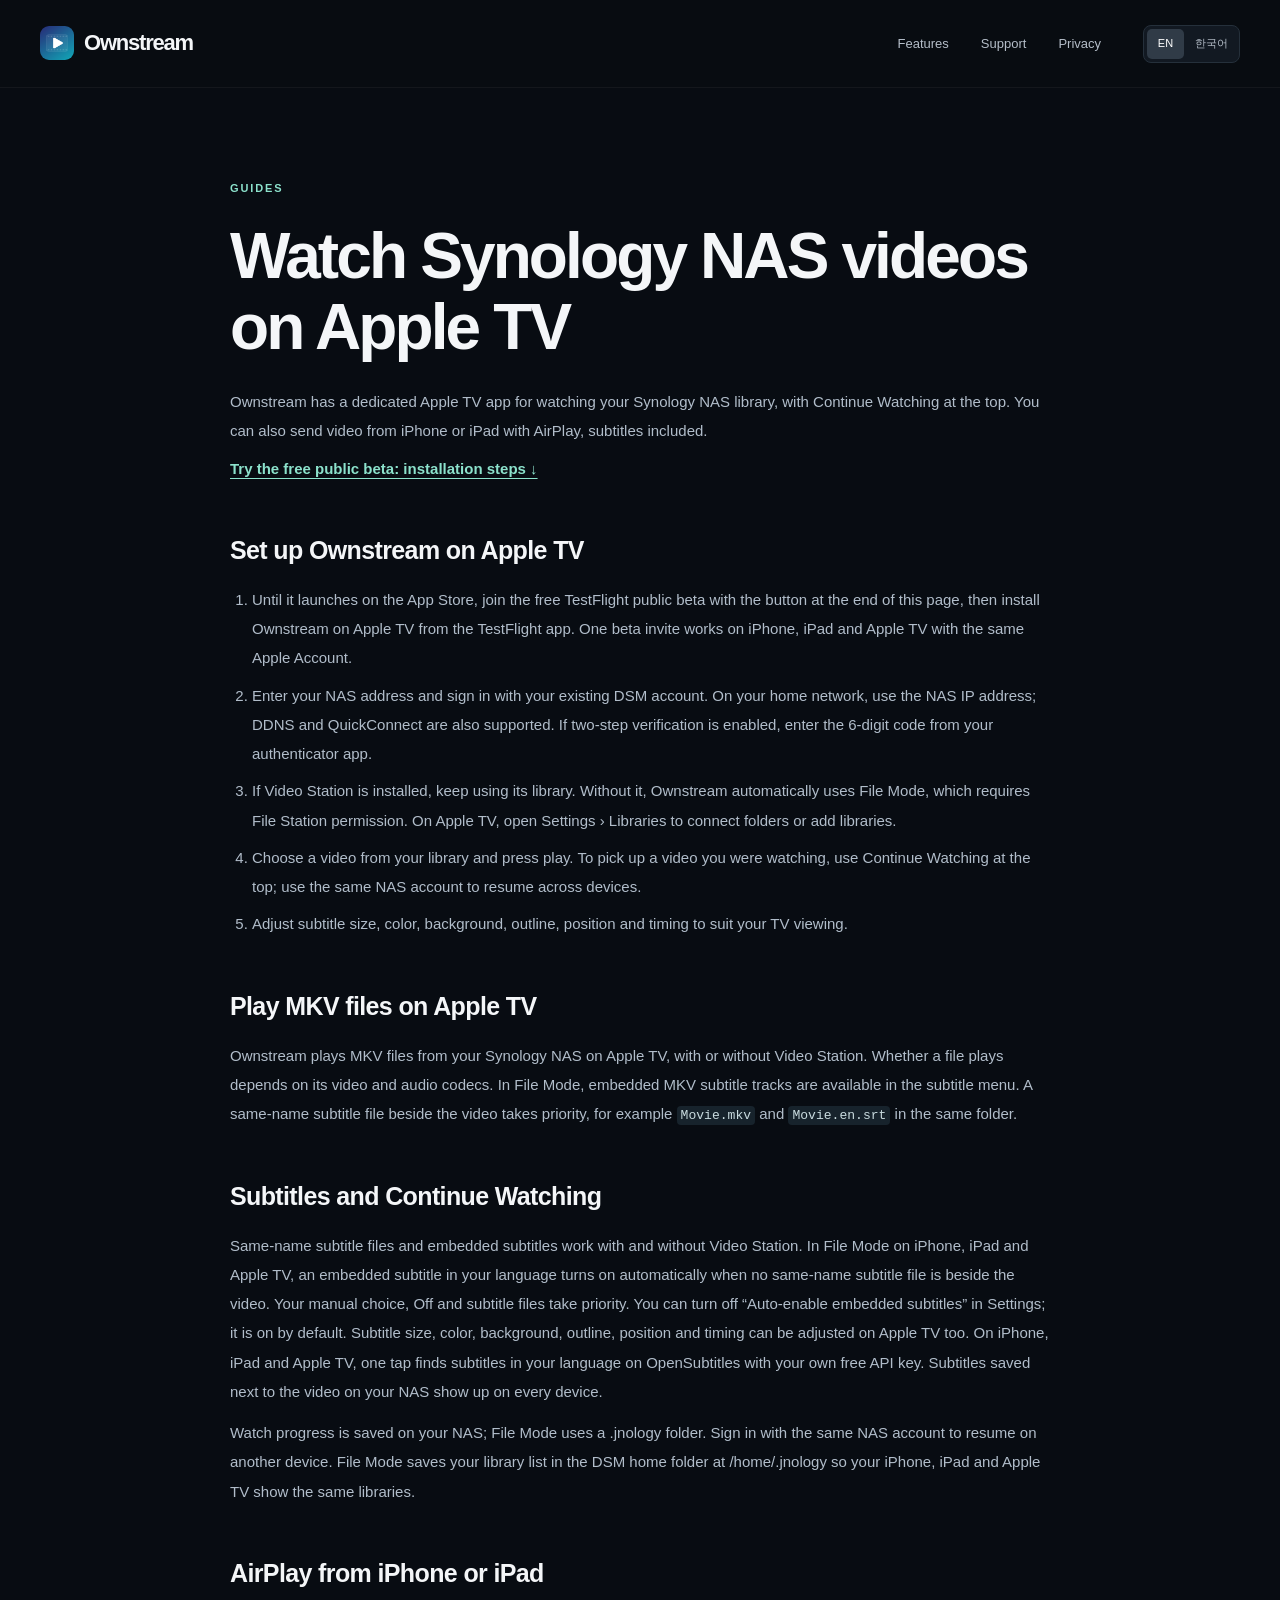
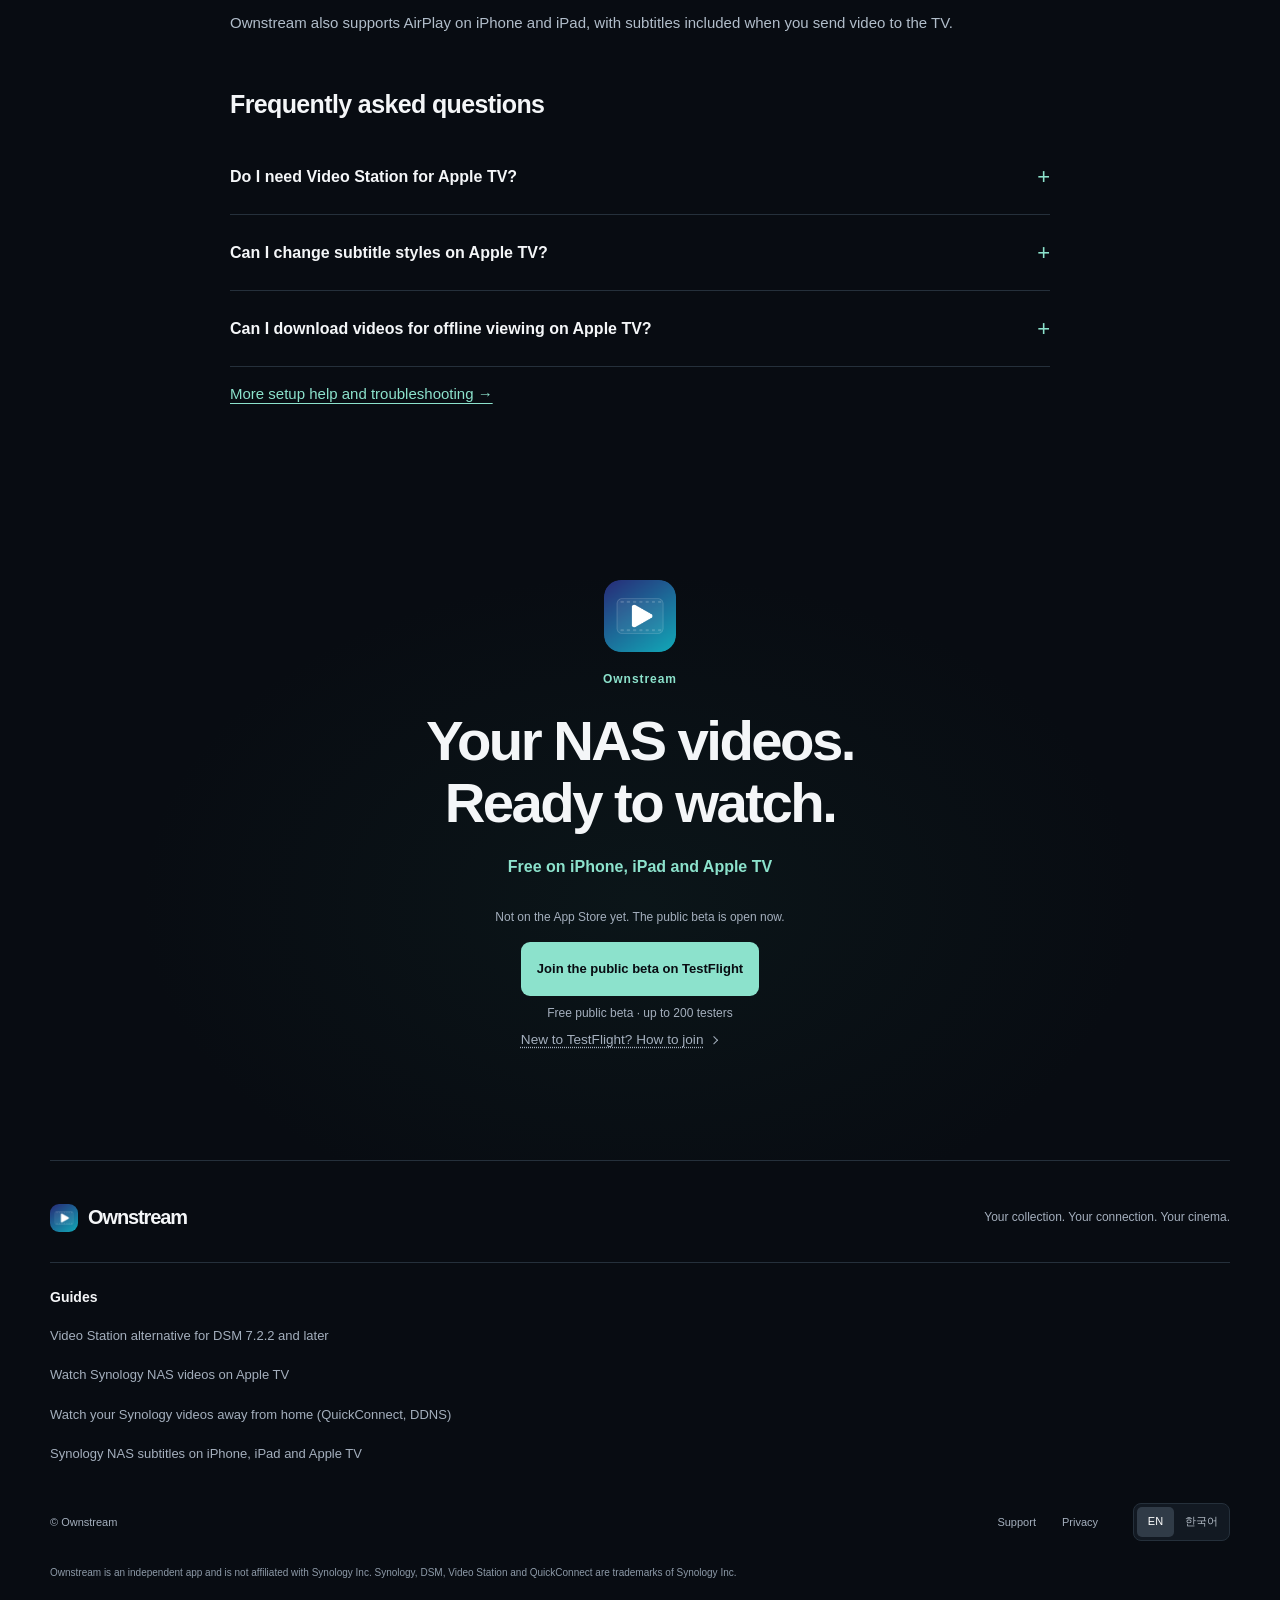
<file: guides/synology-on-apple-tv.html>
<!doctype html>
<!-- Set data-store to live at launch and data-beta to match index.html. -->
<html lang="en" data-store="soon" data-beta="on" data-title-en="Watch Synology NAS videos on Apple TV" data-title-ko="Synology NAS 영상을 Apple TV로 보기" data-description-en="Set up Ownstream on Apple TV to watch your Synology NAS library, use Continue Watching and adjust subtitles. Or AirPlay with subtitles from iPhone or iPad." data-description-ko="Ownstream Apple TV 앱에서 Synology NAS 라이브러리를 연결하고 이어보기와 자막 스타일을 사용하세요. iPhone·iPad의 자막 포함 AirPlay도 지원합니다.">
<head><meta charset="utf-8"><meta name="viewport" content="width=device-width, initial-scale=1"><title>Watch Synology NAS videos on Apple TV</title>
<meta name="description" content="Set up Ownstream on Apple TV to watch your Synology NAS library, use Continue Watching and adjust subtitles. Or AirPlay with subtitles from iPhone or iPad."><meta name="theme-color" content="#080c12"><meta name="color-scheme" content="dark">
<link rel="canonical" href="https://ownstream.app/guides/synology-on-apple-tv.html"><meta property="og:type" content="website"><meta property="og:site_name" content="Ownstream"><meta property="og:title" content="Watch Synology NAS videos on Apple TV"><meta property="og:description" content="Set up Ownstream on Apple TV to watch your Synology NAS library, use Continue Watching and adjust subtitles. Or AirPlay with subtitles from iPhone or iPad."><meta property="og:url" content="https://ownstream.app/guides/synology-on-apple-tv.html"><meta property="og:locale" content="en_US"><meta property="og:locale:alternate" content="ko_KR"><meta property="og:image" content="https://ownstream.app/assets/og.jpg"><meta property="og:image:width" content="1200"><meta property="og:image:height" content="630"><meta property="og:image:alt" content="Ownstream on iPhone, iPad and Apple TV">
<meta name="twitter:card" content="summary_large_image"><meta name="twitter:title" content="Watch Synology NAS videos on Apple TV"><meta name="twitter:description" content="Set up Ownstream on Apple TV to watch your Synology NAS library, use Continue Watching and adjust subtitles. Or AirPlay with subtitles from iPhone or iPad."><meta name="twitter:image" content="https://ownstream.app/assets/og.jpg"><meta name="twitter:image:alt" content="Ownstream on iPhone, iPad and Apple TV">
<link rel="icon" type="image/png" sizes="32x32" href="../assets/favicon.png"><link rel="apple-touch-icon" href="../assets/apple-touch-icon.png"><link rel="stylesheet" href="../style.css"><script src="../lang.js"></script>
<script type="application/ld+json">
{
  "@context": "https://schema.org",
  "@type": "FAQPage",
  "url": "https://ownstream.app/guides/synology-on-apple-tv.html",
  "inLanguage": "en",
  "mainEntity": [
    {
      "@type": "Question",
      "name": "Do I need Video Station for Apple TV?",
      "acceptedAnswer": {
        "@type": "Answer",
        "text": "No. File Mode works without Video Station, including on DSM 7.2.2 and later. It needs File Station permission, and you can connect folders in Settings › Libraries on Apple TV."
      }
    },
    {
      "@type": "Question",
      "name": "Can I change subtitle styles on Apple TV?",
      "acceptedAnswer": {
        "@type": "Answer",
        "text": "Yes. Adjust subtitle size, color, background, outline, position and timing on Apple TV."
      }
    },
    {
      "@type": "Question",
      "name": "Can I download videos for offline viewing on Apple TV?",
      "acceptedAnswer": {
        "@type": "Answer",
        "text": "Offline downloads are available on iPhone and iPad. Use the dedicated Apple TV app to watch your NAS library, or AirPlay from iPhone or iPad with subtitles."
      }
    }
  ]
}
</script>
</head>
<body class="document-page guide-page">
<a class="skip-link" href="#main"><span lang="en" data-i18n>Skip to content</span><span lang="ko" data-i18n>본문으로 건너뛰기</span></a><header class="site-header"><div class="header-inner"><a class="brand" href="../"><img src="../assets/app-icon.png" alt="" width="34" height="34">Ownstream</a><nav aria-label="Main / 주요 메뉴"><a class="features-link" href="../#features"><span lang="en" data-i18n>Features</span><span lang="ko" data-i18n>주요 기능</span></a><a href="../support.html"><span lang="en" data-i18n>Support</span><span lang="ko" data-i18n>지원</span></a><a href="../privacy.html" ><span lang="en" data-i18n>Privacy</span><span lang="ko" data-i18n>개인정보</span></a></nav><div class="lang-switch" role="group" aria-label="Language / 언어"><a href="?lang=en" lang="en" data-lang="en">EN</a><a href="?lang=ko" lang="ko" data-lang="ko">한국어</a></div></div></header>
<main id="main">
<article class="document wrap">
<p class="eyebrow"><span lang="en" data-i18n>GUIDES</span><span lang="ko" data-i18n>가이드</span></p>
<h1><span lang="en" data-i18n>Watch Synology NAS videos on Apple TV</span><span lang="ko" data-i18n>Synology NAS 영상을 Apple TV로 보기</span></h1>
<p><span lang="en" data-i18n>Ownstream has a dedicated Apple TV app for watching your Synology NAS library, with Continue Watching at the top. You can also send video from iPhone or iPad with AirPlay, subtitles included.</span><span lang="ko" data-i18n>Ownstream 전용 Apple TV 앱으로 Synology NAS 라이브러리를 볼 수 있으며, 이어보기가 맨 위에 표시됩니다. iPhone·iPad에서 AirPlay로 영상을 보낼 때도 자막이 함께 나옵니다.</span></p>
<p class="beta-note guide-jump"><a href="#beta-install"><span lang="en" data-i18n>Try the free public beta: installation steps ↓</span><span lang="ko" data-i18n>무료 공개 베타 시작하기: 설치 방법 ↓</span></a></p>
<h2><span lang="en" data-i18n>Set up Ownstream on Apple TV</span><span lang="ko" data-i18n>Apple TV 설정 순서</span></h2>
<ol>
<li><span class="beta-hide"><span lang="en" data-i18n>Get Ownstream on Apple TV when it launches on the App Store. One download lets you use it on iPhone, iPad and Apple TV with the same Apple Account.</span><span lang="ko" data-i18n>App Store에 출시되면 Apple TV에서 Ownstream을 받으세요. 한 번 받으면 같은 Apple 계정의 iPhone·iPad·Apple TV에서 사용할 수 있습니다.</span></span><span class="beta-show"><span lang="en" data-i18n>Until it launches on the App Store, join the free TestFlight public beta with the button at the end of this page, then install Ownstream on Apple TV from the TestFlight app. One beta invite works on iPhone, iPad and Apple TV with the same Apple Account.</span><span lang="ko" data-i18n>App Store 출시 전에는 이 페이지 맨 아래 버튼으로 무료 TestFlight 공개 베타에 참여한 뒤, Apple TV의 TestFlight 앱에서 Ownstream을 설치하세요. 같은 Apple 계정이면 iPhone·iPad·Apple TV 모두 쓸 수 있습니다.</span></span></li>
<li><span lang="en" data-i18n>Enter your NAS address and sign in with your existing DSM account. On your home network, use the NAS IP address; DDNS and QuickConnect are also supported. If two-step verification is enabled, enter the 6-digit code from your authenticator app.</span><span lang="ko" data-i18n>NAS 주소를 입력하고 기존 DSM 계정으로 로그인하세요. 집 안 네트워크에서는 NAS IP 주소를 사용하며, DDNS와 QuickConnect도 지원합니다. 2단계 인증을 켰다면 인증 앱의 6자리 코드를 입력하세요.</span></li>
<li><span lang="en" data-i18n>If Video Station is installed, keep using its library. Without it, Ownstream automatically uses File Mode, which requires File Station permission. On Apple TV, open Settings › Libraries to connect folders or add libraries.</span><span lang="ko" data-i18n>Video Station이 설치되어 있으면 기존 라이브러리를 사용합니다. 없으면 자동으로 파일 모드를 사용하며, File Station 권한이 필요합니다. Apple TV의 설정 › 라이브러리에서 폴더를 연결하거나 라이브러리를 추가하세요.</span></li>
<li><span lang="en" data-i18n>Choose a video from your library and press play. To pick up a video you were watching, use Continue Watching at the top; use the same NAS account to resume across devices.</span><span lang="ko" data-i18n>라이브러리에서 영상을 골라 재생하세요. 보던 영상은 맨 위의 이어보기에서 계속 볼 수 있습니다. 기기 간 이어보기에는 같은 NAS 계정을 사용하세요.</span></li>
<li><span lang="en" data-i18n>Adjust subtitle size, color, background, outline, position and timing to suit your TV viewing.</span><span lang="ko" data-i18n>TV에서 보기 편하도록 자막 크기·색·배경·테두리·위치·싱크를 조절하세요.</span></li>
</ol>
<h2><span lang="en" data-i18n>Play MKV files on Apple TV</span><span lang="ko" data-i18n>Apple TV에서 MKV 파일 보기</span></h2>
<p><span lang="en" data-i18n>Ownstream plays MKV files from your Synology NAS on Apple TV, with or without Video Station. Whether a file plays depends on its video and audio codecs. In File Mode, embedded MKV subtitle tracks are available in the subtitle menu. A same-name subtitle file beside the video takes priority, for example <code>Movie.mkv</code> and <code>Movie.en.srt</code> in the same folder.</span><span lang="ko" data-i18n>Ownstream은 Video Station이 있어도 없어도 Synology NAS의 MKV 파일을 Apple TV에서 재생합니다. 재생 여부는 파일의 영상·음성 코덱에 따라 다릅니다. 파일 모드에서도 자막 메뉴에서 MKV 안에 든 자막을 고를 수 있습니다. 같은 폴더에 <code>영상이름.mkv</code>와 <code>영상이름.ko.srt</code>처럼 이름이 같은 자막 파일이 있으면 그 파일이 우선합니다.</span></p>
<h2><span lang="en" data-i18n>Subtitles and Continue Watching</span><span lang="ko" data-i18n>자막과 이어보기</span></h2>
<p><span lang="en" data-i18n>Same-name subtitle files and embedded subtitles work with and without Video Station. In File Mode on iPhone, iPad and Apple TV, an embedded subtitle in your language turns on automatically when no same-name subtitle file is beside the video. Your manual choice, Off and subtitle files take priority. You can turn off “Auto-enable embedded subtitles” in Settings; it is on by default. Subtitle size, color, background, outline, position and timing can be adjusted on Apple TV too. On iPhone, iPad and Apple TV, one tap finds subtitles in your language on OpenSubtitles with your own free API key. Subtitles saved next to the video on your NAS show up on every device.</span><span lang="ko" data-i18n>같은 이름의 자막 파일과 영상 안 자막은 Video Station 유무와 관계없이 지원합니다. iPhone·iPad·Apple TV의 파일 모드에서는 영상 옆에 같은 이름의 자막 파일이 없으면 영상 안에 든 내 언어 자막을 자동으로 켭니다. 직접 고른 자막·끄기·자막 파일이 우선합니다. 설정의 ‘영상 안 자막 자동으로 켜기’는 기본으로 켜져 있으며 끌 수 있습니다. Apple TV에서도 자막 크기·색·배경·테두리·위치·싱크를 조절할 수 있습니다. iPhone·iPad·Apple TV에서 한 번 눌러 본인의 무료 OpenSubtitles API 키로 내 언어 자막을 찾습니다. NAS의 영상 옆에 저장한 자막은 모든 기기에서 보입니다.</span></p>
<p><span lang="en" data-i18n>Watch progress is saved on your NAS; File Mode uses a .jnology folder. Sign in with the same NAS account to resume on another device. File Mode saves your library list in the DSM home folder at /home/.jnology so your iPhone, iPad and Apple TV show the same libraries.</span><span lang="ko" data-i18n>재생 기록은 NAS에 저장되며 파일 모드에서는 .jnology 폴더를 사용합니다. 같은 NAS 계정으로 로그인하면 다른 기기에서도 이어볼 수 있습니다. 파일 모드의 라이브러리 목록은 DSM 홈 폴더의 /home/.jnology에 저장되어 iPhone·iPad·Apple TV에 같은 라이브러리가 표시됩니다.</span></p>
<h2><span lang="en" data-i18n>AirPlay from iPhone or iPad</span><span lang="ko" data-i18n>iPhone·iPad에서 AirPlay로 보기</span></h2>
<p><span lang="en" data-i18n>Ownstream also supports AirPlay on iPhone and iPad, with subtitles included when you send video to the TV.</span><span lang="ko" data-i18n>Ownstream은 iPhone·iPad에서 AirPlay도 지원합니다. TV로 영상을 보낼 때 자막도 함께 나옵니다.</span></p>
<h2><span lang="en" data-i18n>Frequently asked questions</span><span lang="ko" data-i18n>자주 묻는 질문</span></h2>
<details>
<summary><span lang="en" data-i18n>Do I need Video Station for Apple TV?</span><span lang="ko" data-i18n>Apple TV에서 Video Station이 필요한가요?</span></summary>
<p><span lang="en" data-i18n>No. File Mode works without Video Station, including on DSM 7.2.2 and later. It needs File Station permission, and you can connect folders in Settings › Libraries on Apple TV.</span><span lang="ko" data-i18n>아니요. DSM 7.2.2 이상에서도 Video Station 없이 파일 모드로 사용할 수 있습니다. File Station 권한이 필요하며 Apple TV의 설정 › 라이브러리에서 폴더를 연결할 수 있습니다.</span></p>
</details>
<details>
<summary><span lang="en" data-i18n>Can I change subtitle styles on Apple TV?</span><span lang="ko" data-i18n>Apple TV에서도 자막 스타일을 바꿀 수 있나요?</span></summary>
<p><span lang="en" data-i18n>Yes. Adjust subtitle size, color, background, outline, position and timing on Apple TV.</span><span lang="ko" data-i18n>네. Apple TV에서도 자막 크기·색·배경·테두리·위치·싱크를 조절할 수 있습니다.</span></p>
</details>
<details>
<summary><span lang="en" data-i18n>Can I download videos for offline viewing on Apple TV?</span><span lang="ko" data-i18n>Apple TV에서도 오프라인으로 볼 영상을 저장할 수 있나요?</span></summary>
<p><span lang="en" data-i18n>Offline downloads are available on iPhone and iPad. Use the dedicated Apple TV app to watch your NAS library, or AirPlay from iPhone or iPad with subtitles.</span><span lang="ko" data-i18n>오프라인 다운로드는 iPhone·iPad에서 지원합니다. Apple TV에서는 전용 앱으로 NAS 라이브러리를 보거나 iPhone·iPad에서 자막과 함께 AirPlay로 보낼 수 있습니다.</span></p>
</details>
<p><a href="../support.html"><span lang="en" data-i18n>More setup help and troubleshooting →</span><span lang="ko" data-i18n>설정 도움말과 문제 해결 더 보기 →</span></a></p>
</article>
<section class="final-cta wrap" id="beta-install" aria-labelledby="guide-cta-title">
<img src="../assets/app-icon.png" alt="" width="72" height="72" loading="lazy">
<p class="eyebrow">Ownstream</p>
<h2 id="guide-cta-title"><span lang="en" data-i18n>Your NAS videos.<br>Ready to watch.</span><span lang="ko" data-i18n>내 NAS 영상,<br>이제 감상하세요.</span></h2>
<p class="free-note"><span lang="en" data-i18n>Free on iPhone, iPad and Apple TV</span><span lang="ko" data-i18n>iPhone·iPad·Apple TV에서 무료</span></p>
<div class="download-actions"><span class="store-soon"><span lang="en" data-i18n>Not on the App Store yet. The public beta is open now.</span><span lang="ko" data-i18n>아직 App Store 출시 전입니다. 공개 베타는 지금 열려 있습니다.</span></span><a class="app-store store-live" href="https://apps.apple.com/app/id6830990953?pt=128747158&amp;ct=site-guide-tv" aria-label="Download Ownstream on the App Store" data-label-en="Download Ownstream on the App Store" data-label-ko="App Store에서 Ownstream 다운로드"><svg viewBox="0 0 24 29" aria-hidden="true"><path fill="currentColor" d="M19.6 15.4c0-3 2.5-4.5 2.6-4.6-1.4-2.1-3.7-2.4-4.5-2.4-1.9-.2-3.8 1.1-4.8 1.1s-2.6-1.1-4.2-1c-2.2 0-4.2 1.3-5.3 3.2-2.2 3.9-.6 9.6 1.6 12.8 1.1 1.5 2.3 3.2 4 3.1 1.6-.1 2.2-1 4.2-1s2.6 1 4.3 1c1.8 0 2.9-1.5 3.9-3 .9-1.2 1.5-2.6 1.8-3.5-.1 0-3.6-1.4-3.6-5.7ZM16.4 6.3c.9-1.1 1.6-2.7 1.4-4.3-1.3.1-2.9.9-3.9 2-1 1.1-1.8 2.7-1.5 4.2 1.5.1 3-.8 4-1.9Z"/></svg><span><small><span lang="en" data-i18n>Download on the</span><span lang="ko" data-i18n>지금 다운로드하세요</span></small><strong>App Store</strong></span></a><div class="beta-signup"><a class="beta-cta" href="https://testflight.apple.com/join/6dYgP9xa" data-beta-link rel="noopener"><span lang="en" data-i18n>Join the public beta on TestFlight</span><span lang="ko" data-i18n>TestFlight 공개 베타 참여하기</span></a><p class="beta-note"><span lang="en" data-i18n>Free public beta · up to 200 testers</span><span lang="ko" data-i18n>무료 공개 베타 · 최대 200명</span></p><details class="beta-howto">
  <summary><span lang="en" data-i18n>New to TestFlight? How to join</span><span lang="ko" data-i18n>TestFlight가 처음이라면? 참여 방법</span></summary>
  <p class="beta-howto-intro"><span lang="en" data-i18n>TestFlight is Apple’s free app for trying apps before release. No Ownstream account needed.</span><span lang="ko" data-i18n>TestFlight는 출시 전 앱을 미리 써 볼 수 있는 Apple의 무료 앱입니다. Ownstream 회원가입은 필요 없습니다.</span></p>
  <p class="beta-howto-device"><strong><span lang="en" data-i18n>iPhone · iPad</span><span lang="ko" data-i18n>iPhone · iPad</span></strong></p>
  <ol>
    <li><span lang="en" data-i18n>Install <a href="https://apps.apple.com/app/testflight/id899247664" rel="noopener">TestFlight</a> from the App Store.</span><span lang="ko" data-i18n>App Store에서 <a href="https://apps.apple.com/app/testflight/id899247664" rel="noopener">TestFlight</a>를 설치하세요.</span></li>
    <li><span lang="en" data-i18n>Open the beta link above on that device and tap Accept.</span><span lang="ko" data-i18n>그 기기에서 위 베타 링크를 열고 ‘수락’을 누르세요.</span></li>
    <li><span lang="en" data-i18n>Tap Install in TestFlight.</span><span lang="ko" data-i18n>TestFlight에서 ‘설치’를 누르세요.</span></li>
  </ol>
  <p class="beta-howto-device"><strong><span lang="en" data-i18n>Apple TV</span><span lang="ko" data-i18n>Apple TV</span></strong></p>
  <ol>
    <li><span lang="en" data-i18n>Open the beta link on your iPhone, iPad or Mac and accept. The link can’t be opened on Apple TV itself.</span><span lang="ko" data-i18n>iPhone·iPad·Mac에서 베타 링크를 열어 수락하세요. Apple TV에서는 링크를 직접 열 수 없습니다.</span></li>
    <li><span lang="en" data-i18n>On Apple TV, install TestFlight from the App Store and sign in with the same Apple ID you used to accept.</span><span lang="ko" data-i18n>Apple TV의 App Store에서 TestFlight를 설치하고, 수락할 때 쓴 Apple ID로 로그인하세요.</span></li>
    <li><span lang="en" data-i18n>Open Ownstream in TestFlight on Apple TV and install.</span><span lang="ko" data-i18n>Apple TV의 TestFlight에서 Ownstream을 골라 설치하세요.</span></li>
  </ol>
</details></div>
</div>
</section>
</main>
<footer class="site-footer wrap"><div class="footer-top"><a class="brand" href="../"><img src="../assets/app-icon.png" alt="" width="34" height="34">Ownstream</a><p><span lang="en" data-i18n>Your collection. Your connection. Your cinema.</span><span lang="ko" data-i18n>내가 모은 영상. 내 NAS. 나만의 영화관.</span></p></div><nav class="footer-guides" aria-labelledby="footer-guides-title">
<h2 id="footer-guides-title"><span lang="en" data-i18n>Guides</span><span lang="ko" data-i18n>가이드</span></h2>
<ul>
<li><a href="video-station-alternative.html"><span lang="en" data-i18n>Video Station alternative for DSM 7.2.2 and later</span><span lang="ko" data-i18n>DSM 7.2.2 이후 Video Station 대안</span></a></li>
<li><a href="synology-on-apple-tv.html"><span lang="en" data-i18n>Watch Synology NAS videos on Apple TV</span><span lang="ko" data-i18n>Synology NAS 영상을 Apple TV로 보기</span></a></li>
<li><a href="watch-away-from-home.html"><span lang="en" data-i18n>Watch your Synology videos away from home (QuickConnect, DDNS)</span><span lang="ko" data-i18n>집 밖에서 Synology 영상 보기 (QuickConnect·DDNS)</span></a></li>
<li><a href="synology-subtitles.html"><span lang="en" data-i18n>Synology NAS subtitles on iPhone, iPad and Apple TV</span><span lang="ko" data-i18n>Synology NAS 자막을 iPhone·iPad·Apple TV에서 보기</span></a></li>
</ul>
</nav>
<div class="footer-bottom"><p>© Ownstream</p><nav aria-label="Footer / 하단 메뉴"><a href="../support.html"><span lang="en" data-i18n>Support</span><span lang="ko" data-i18n>지원</span></a><a href="../privacy.html"><span lang="en" data-i18n>Privacy</span><span lang="ko" data-i18n>개인정보 처리방침</span></a></nav><div class="lang-switch" role="group" aria-label="Language / 언어"><a href="?lang=en" lang="en" data-lang="en">EN</a><a href="?lang=ko" lang="ko" data-lang="ko">한국어</a></div></div><p class="disclaimer"><span lang="en" data-i18n>Ownstream is an independent app and is not affiliated with Synology Inc. Synology, DSM, Video Station and QuickConnect are trademarks of Synology Inc.</span><span lang="ko" data-i18n>Ownstream은 Synology Inc.와 제휴 관계가 없는 독립 앱입니다. Synology, DSM, Video Station 및 QuickConnect는 Synology Inc.의 상표입니다.</span></p></footer>
</body>
</html>
</file>
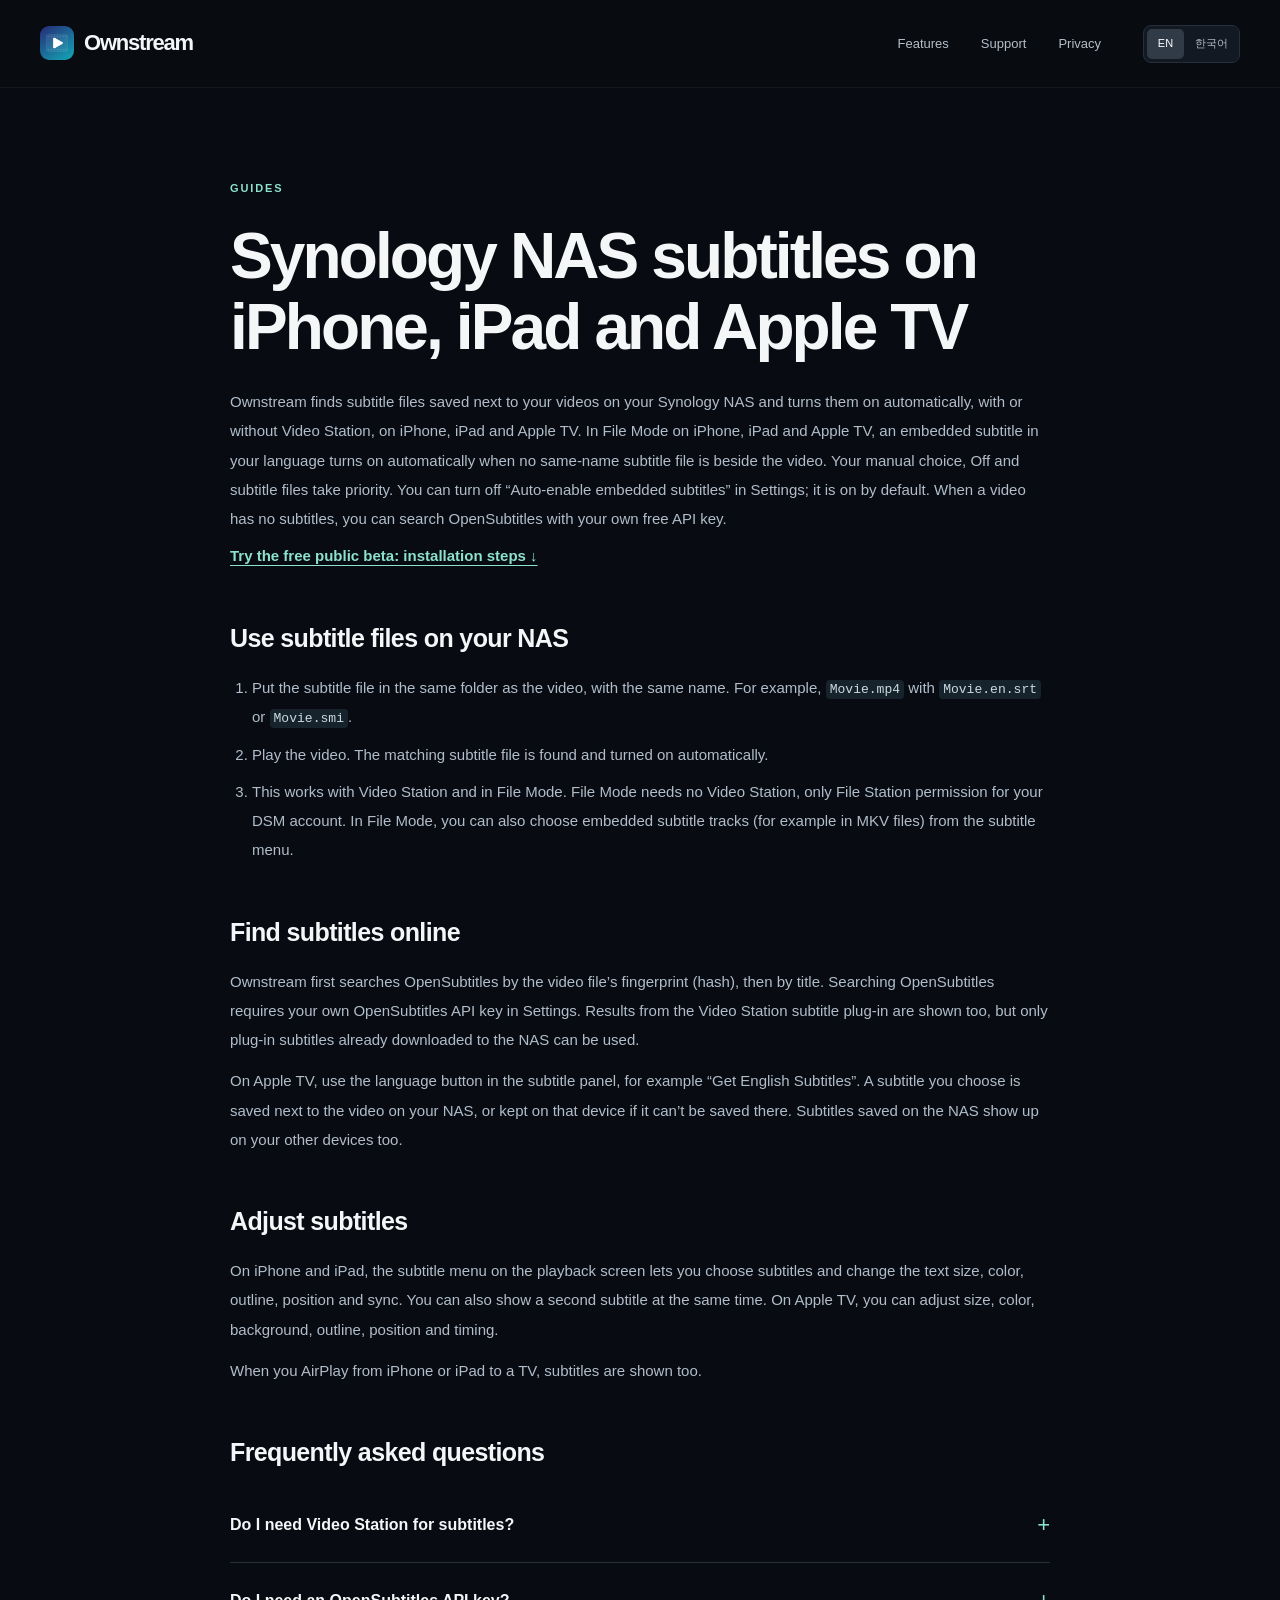
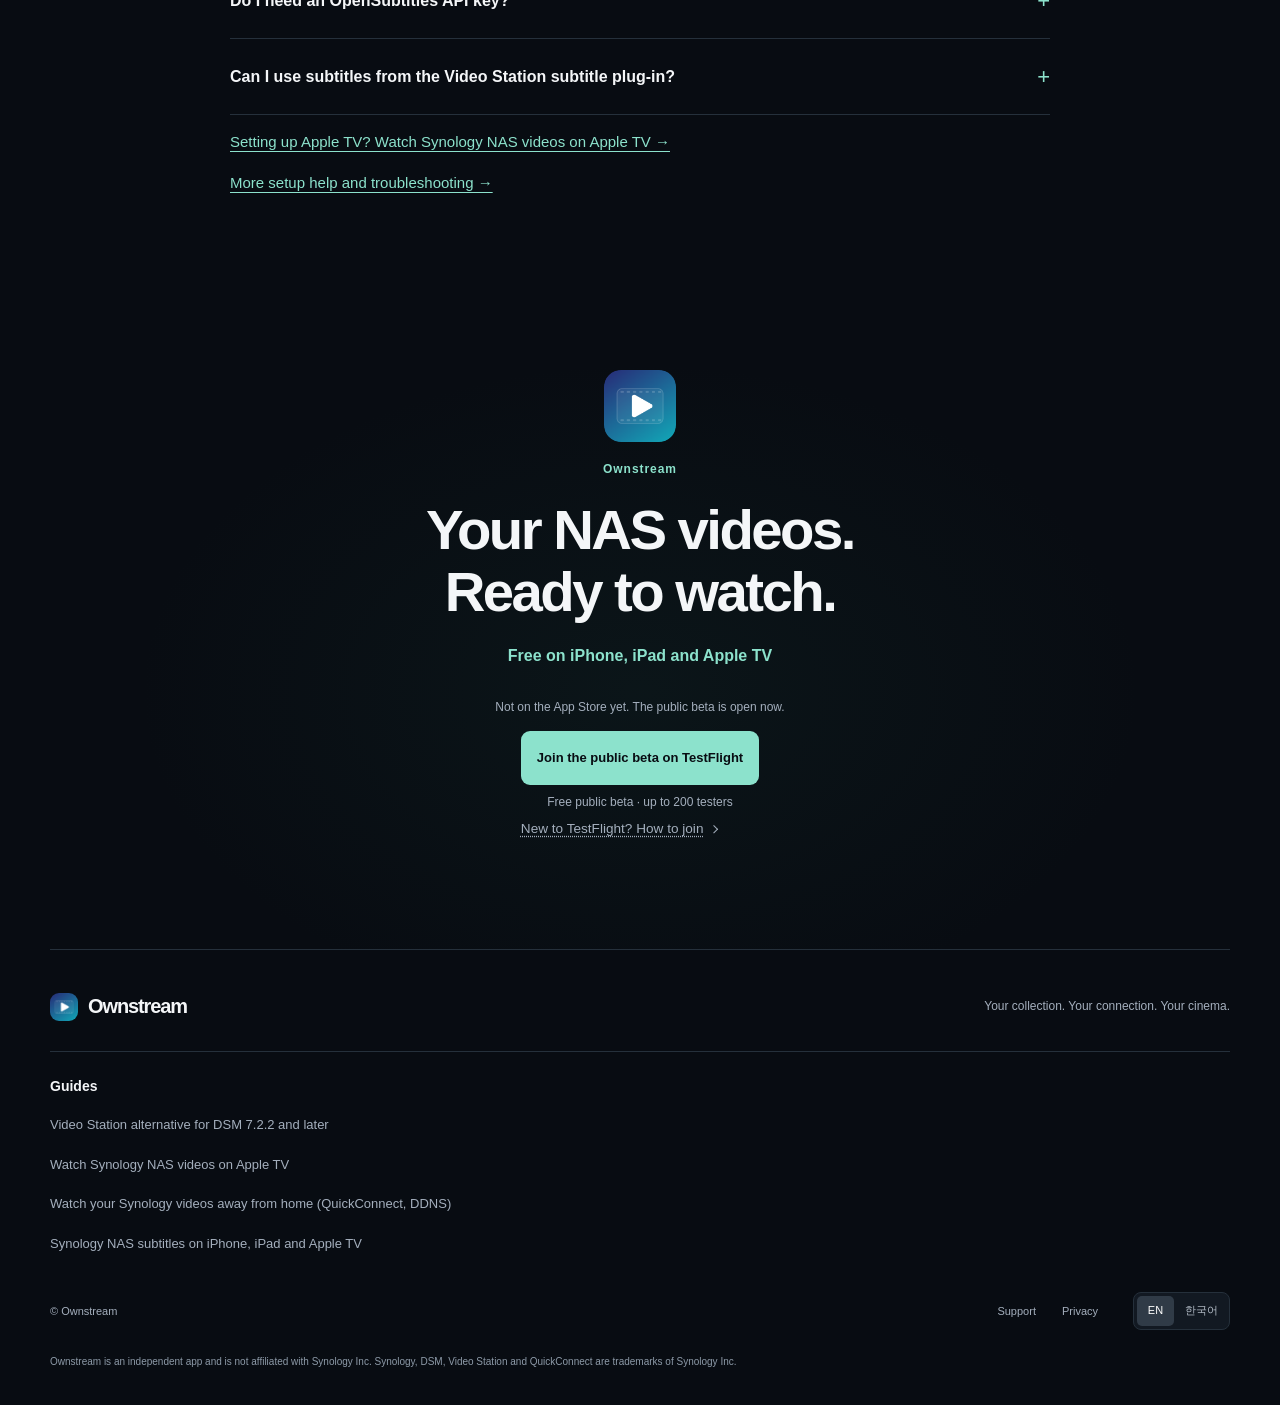
<file: guides/synology-subtitles.html>
<!doctype html>
<!-- Set data-store to live at launch and data-beta to match index.html. -->
<html lang="en" data-store="soon" data-beta="on" data-title-en="Synology NAS subtitles on iPhone, iPad and Apple TV" data-title-ko="Synology NAS 자막을 iPhone·iPad·Apple TV에서 보기" data-description-en="Use same-name subtitle files and embedded subtitles on your Synology NAS with Video Station or File Mode, on iPhone, iPad and Apple TV. Search OpenSubtitles with your own free API key." data-description-ko="iPhone·iPad·Apple TV에서 Video Station과 파일 모드 모두 Synology NAS의 같은 이름 자막 파일과 영상 안 자막을 지원합니다. 본인의 무료 API 키로 OpenSubtitles에서 자막을 찾습니다.">
<head><meta charset="utf-8"><meta name="viewport" content="width=device-width, initial-scale=1"><title>Synology NAS subtitles on iPhone, iPad and Apple TV</title>
<meta name="description" content="Use same-name subtitle files and embedded subtitles on your Synology NAS with Video Station or File Mode, on iPhone, iPad and Apple TV. Search OpenSubtitles with your own free API key."><meta name="theme-color" content="#080c12"><meta name="color-scheme" content="dark">
<link rel="canonical" href="https://ownstream.app/guides/synology-subtitles.html"><meta property="og:type" content="website"><meta property="og:site_name" content="Ownstream"><meta property="og:title" content="Synology NAS subtitles on iPhone, iPad and Apple TV"><meta property="og:description" content="Use same-name subtitle files and embedded subtitles on your Synology NAS with Video Station or File Mode, on iPhone, iPad and Apple TV. Search OpenSubtitles with your own free API key."><meta property="og:url" content="https://ownstream.app/guides/synology-subtitles.html"><meta property="og:locale" content="en_US"><meta property="og:locale:alternate" content="ko_KR"><meta property="og:image" content="https://ownstream.app/assets/og.jpg"><meta property="og:image:width" content="1200"><meta property="og:image:height" content="630"><meta property="og:image:alt" content="Ownstream on iPhone, iPad and Apple TV">
<meta name="twitter:card" content="summary_large_image"><meta name="twitter:title" content="Synology NAS subtitles on iPhone, iPad and Apple TV"><meta name="twitter:description" content="Use same-name subtitle files and embedded subtitles on your Synology NAS with Video Station or File Mode, on iPhone, iPad and Apple TV. Search OpenSubtitles with your own free API key."><meta name="twitter:image" content="https://ownstream.app/assets/og.jpg"><meta name="twitter:image:alt" content="Ownstream on iPhone, iPad and Apple TV">
<link rel="icon" type="image/png" sizes="32x32" href="../assets/favicon.png"><link rel="apple-touch-icon" href="../assets/apple-touch-icon.png"><link rel="stylesheet" href="../style.css"><script src="../lang.js"></script>
<script type="application/ld+json">
{
  "@context": "https://schema.org",
  "@type": "FAQPage",
  "url": "https://ownstream.app/guides/synology-subtitles.html",
  "inLanguage": "en",
  "mainEntity": [
    {
      "@type": "Question",
      "name": "Do I need Video Station for subtitles?",
      "acceptedAnswer": {
        "@type": "Answer",
        "text": "No. Same-name subtitle files and embedded subtitles (for example in MKV files) work with Video Station and in File Mode, including on DSM 7.2.2 and later. In File Mode on iPhone, iPad and Apple TV, an embedded subtitle in your language turns on automatically when no same-name subtitle file is beside the video. Your manual choice, Off and subtitle files take priority. You can turn off “Auto-enable embedded subtitles” in Settings; it is on by default."
      }
    },
    {
      "@type": "Question",
      "name": "Do I need an OpenSubtitles API key?",
      "acceptedAnswer": {
        "@type": "Answer",
        "text": "Only to search OpenSubtitles online. Subtitle files already on your NAS and embedded subtitles work without a key, with Video Station or in File Mode. You can get a free key from OpenSubtitles and enter it in Settings."
      }
    },
    {
      "@type": "Question",
      "name": "Can I use subtitles from the Video Station subtitle plug-in?",
      "acceptedAnswer": {
        "@type": "Answer",
        "text": "Its results are shown in the search, but only plug-in subtitles already downloaded to your NAS can be used."
      }
    }
  ]
}
</script>
</head>
<body class="document-page guide-page">
<a class="skip-link" href="#main"><span lang="en" data-i18n>Skip to content</span><span lang="ko" data-i18n>본문으로 건너뛰기</span></a><header class="site-header"><div class="header-inner"><a class="brand" href="../"><img src="../assets/app-icon.png" alt="" width="34" height="34">Ownstream</a><nav aria-label="Main / 주요 메뉴"><a class="features-link" href="../#features"><span lang="en" data-i18n>Features</span><span lang="ko" data-i18n>주요 기능</span></a><a href="../support.html"><span lang="en" data-i18n>Support</span><span lang="ko" data-i18n>지원</span></a><a href="../privacy.html" ><span lang="en" data-i18n>Privacy</span><span lang="ko" data-i18n>개인정보</span></a></nav><div class="lang-switch" role="group" aria-label="Language / 언어"><a href="?lang=en" lang="en" data-lang="en">EN</a><a href="?lang=ko" lang="ko" data-lang="ko">한국어</a></div></div></header>
<main id="main">
<article class="document wrap">
<p class="eyebrow"><span lang="en" data-i18n>GUIDES</span><span lang="ko" data-i18n>가이드</span></p>
<h1><span lang="en" data-i18n>Synology NAS subtitles on iPhone, iPad and Apple TV</span><span lang="ko" data-i18n>Synology NAS 자막을 iPhone·iPad·Apple TV에서 보기</span></h1>
<p><span lang="en" data-i18n>Ownstream finds subtitle files saved next to your videos on your Synology NAS and turns them on automatically, with or without Video Station, on iPhone, iPad and Apple TV. In File Mode on iPhone, iPad and Apple TV, an embedded subtitle in your language turns on automatically when no same-name subtitle file is beside the video. Your manual choice, Off and subtitle files take priority. You can turn off “Auto-enable embedded subtitles” in Settings; it is on by default. When a video has no subtitles, you can search OpenSubtitles with your own free API key.</span><span lang="ko" data-i18n>Ownstream은 Synology NAS에서 영상 옆에 둔 자막 파일을 찾아 자동으로 켭니다. Video Station이 있어도 없어도 iPhone·iPad·Apple TV에서 됩니다. iPhone·iPad·Apple TV의 파일 모드에서는 영상 옆에 같은 이름의 자막 파일이 없으면 영상 안에 든 내 언어 자막을 자동으로 켭니다. 직접 고른 자막·끄기·자막 파일이 우선합니다. 설정의 ‘영상 안 자막 자동으로 켜기’는 기본으로 켜져 있으며 끌 수 있습니다. 자막이 없는 영상은 본인의 무료 API 키로 OpenSubtitles에서 찾을 수 있습니다.</span></p>
<p class="beta-note guide-jump"><a href="#beta-install"><span lang="en" data-i18n>Try the free public beta: installation steps ↓</span><span lang="ko" data-i18n>무료 공개 베타 시작하기: 설치 방법 ↓</span></a></p>
<h2><span lang="en" data-i18n>Use subtitle files on your NAS</span><span lang="ko" data-i18n>NAS에 있는 자막 파일 쓰기</span></h2>
<ol>
<li><span lang="en" data-i18n>Put the subtitle file in the same folder as the video, with the same name. For example, <code>Movie.mp4</code> with <code>Movie.en.srt</code> or <code>Movie.smi</code>.</span><span lang="ko" data-i18n>자막 파일을 영상과 같은 폴더에 같은 이름으로 두세요. 예: <code>영상이름.mp4</code>와 <code>영상이름.ko.srt</code> 또는 <code>영상이름.smi</code>.</span></li>
<li><span lang="en" data-i18n>Play the video. The matching subtitle file is found and turned on automatically.</span><span lang="ko" data-i18n>영상을 재생하세요. 같은 이름의 자막 파일을 찾아 자동으로 켭니다.</span></li>
<li><span lang="en" data-i18n>This works with Video Station and in File Mode. File Mode needs no Video Station, only File Station permission for your DSM account. In File Mode, you can also choose embedded subtitle tracks (for example in MKV files) from the subtitle menu.</span><span lang="ko" data-i18n>Video Station에서도, 파일 모드에서도 됩니다. 파일 모드는 Video Station 없이 DSM 계정의 File Station 권한만 있으면 됩니다. 파일 모드에서도 자막 메뉴에서 영상 안 자막(예: MKV 안 자막)을 고를 수 있습니다.</span></li>
</ol>
<h2><span lang="en" data-i18n>Find subtitles online</span><span lang="ko" data-i18n>인터넷에서 자막 찾기</span></h2>
<p><span lang="en" data-i18n>Ownstream first searches OpenSubtitles by the video file’s fingerprint (hash), then by title. Searching OpenSubtitles requires your own OpenSubtitles API key in Settings. Results from the Video Station subtitle plug-in are shown too, but only plug-in subtitles already downloaded to the NAS can be used.</span><span lang="ko" data-i18n>OpenSubtitles에서 영상 파일의 지문(해시)으로 먼저 찾고, 없으면 제목으로 찾습니다. OpenSubtitles에서 찾으려면 설정에 본인의 OpenSubtitles API 키를 넣어야 합니다. Video Station 자막 플러그인 결과도 함께 보이지만, 이미 NAS에 받아 둔 플러그인 자막만 쓸 수 있습니다.</span></p>
<p><span lang="en" data-i18n>On Apple TV, use the language button in the subtitle panel, for example “Get English Subtitles”. A subtitle you choose is saved next to the video on your NAS, or kept on that device if it can’t be saved there. Subtitles saved on the NAS show up on your other devices too.</span><span lang="ko" data-i18n>Apple TV에서는 자막 패널의 언어별 버튼(예: ‘한국어 자막 받기’)을 누르세요. 고른 자막은 NAS의 영상 옆에 저장하고, 저장할 수 없으면 그 기기에 보관합니다. NAS에 저장한 자막은 다른 기기에서도 보입니다.</span></p>
<h2><span lang="en" data-i18n>Adjust subtitles</span><span lang="ko" data-i18n>자막 조절하기</span></h2>
<p><span lang="en" data-i18n>On iPhone and iPad, the subtitle menu on the playback screen lets you choose subtitles and change the text size, color, outline, position and sync. You can also show a second subtitle at the same time. On Apple TV, you can adjust size, color, background, outline, position and timing.</span><span lang="ko" data-i18n>iPhone·iPad에서는 재생 화면의 자막 메뉴에서 자막을 고르고 글자 크기·색·테두리·위치·싱크를 바꿀 수 있습니다. 두 번째 자막을 함께 켤 수도 있습니다. Apple TV에서는 크기·색·배경·테두리·위치·싱크를 조절할 수 있습니다.</span></p>
<p><span lang="en" data-i18n>When you AirPlay from iPhone or iPad to a TV, subtitles are shown too.</span><span lang="ko" data-i18n>iPhone·iPad에서 TV로 AirPlay할 때도 자막이 함께 나옵니다.</span></p>
<h2><span lang="en" data-i18n>Frequently asked questions</span><span lang="ko" data-i18n>자주 묻는 질문</span></h2>
<details>
<summary><span lang="en" data-i18n>Do I need Video Station for subtitles?</span><span lang="ko" data-i18n>Video Station이 있어야 자막이 나오나요?</span></summary>
<p><span lang="en" data-i18n>No. Same-name subtitle files and embedded subtitles (for example in MKV files) work with Video Station and in File Mode, including on DSM 7.2.2 and later. In File Mode on iPhone, iPad and Apple TV, an embedded subtitle in your language turns on automatically when no same-name subtitle file is beside the video. Your manual choice, Off and subtitle files take priority. You can turn off “Auto-enable embedded subtitles” in Settings; it is on by default.</span><span lang="ko" data-i18n>아니요. 같은 이름의 자막 파일과 영상 안 자막(예: MKV 안 자막)은 Video Station과 파일 모드 모두에서 됩니다. DSM 7.2.2 이상도 마찬가지입니다. iPhone·iPad·Apple TV의 파일 모드에서는 영상 옆에 같은 이름의 자막 파일이 없으면 영상 안에 든 내 언어 자막을 자동으로 켭니다. 직접 고른 자막·끄기·자막 파일이 우선합니다. 설정의 ‘영상 안 자막 자동으로 켜기’는 기본으로 켜져 있으며 끌 수 있습니다.</span></p>
</details>
<details>
<summary><span lang="en" data-i18n>Do I need an OpenSubtitles API key?</span><span lang="ko" data-i18n>OpenSubtitles API 키가 꼭 있어야 하나요?</span></summary>
<p><span lang="en" data-i18n>Only to search OpenSubtitles online. Subtitle files already on your NAS and embedded subtitles work without a key, with Video Station or in File Mode. You can get a free key from OpenSubtitles and enter it in Settings.</span><span lang="ko" data-i18n>인터넷에서 OpenSubtitles로 찾을 때만 필요합니다. NAS에 이미 있는 자막 파일과 영상 안 자막은 Video Station과 파일 모드 모두 키 없이 됩니다. 키는 OpenSubtitles에서 무료로 받아 설정에 넣으면 됩니다.</span></p>
</details>
<details>
<summary><span lang="en" data-i18n>Can I use subtitles from the Video Station subtitle plug-in?</span><span lang="ko" data-i18n>Video Station 자막 플러그인 자막도 쓸 수 있나요?</span></summary>
<p><span lang="en" data-i18n>Its results are shown in the search, but only plug-in subtitles already downloaded to your NAS can be used.</span><span lang="ko" data-i18n>검색 결과에 함께 보이지만, 이미 NAS에 받아 둔 플러그인 자막만 쓸 수 있습니다.</span></p>
</details>
<p><a href="synology-on-apple-tv.html"><span lang="en" data-i18n>Setting up Apple TV? Watch Synology NAS videos on Apple TV →</span><span lang="ko" data-i18n>Apple TV 설정은? Synology NAS 영상을 Apple TV로 보기 →</span></a></p>
<p><a href="../support.html"><span lang="en" data-i18n>More setup help and troubleshooting →</span><span lang="ko" data-i18n>설정 도움말과 문제 해결 더 보기 →</span></a></p>
</article>
<section class="final-cta wrap" id="beta-install" aria-labelledby="guide-cta-title">
<img src="../assets/app-icon.png" alt="" width="72" height="72" loading="lazy">
<p class="eyebrow">Ownstream</p>
<h2 id="guide-cta-title"><span lang="en" data-i18n>Your NAS videos.<br>Ready to watch.</span><span lang="ko" data-i18n>내 NAS 영상,<br>이제 감상하세요.</span></h2>
<p class="free-note"><span lang="en" data-i18n>Free on iPhone, iPad and Apple TV</span><span lang="ko" data-i18n>iPhone·iPad·Apple TV에서 무료</span></p>
<div class="download-actions"><span class="store-soon"><span lang="en" data-i18n>Not on the App Store yet. The public beta is open now.</span><span lang="ko" data-i18n>아직 App Store 출시 전입니다. 공개 베타는 지금 열려 있습니다.</span></span><a class="app-store store-live" href="https://apps.apple.com/app/id6830990953?pt=128747158&amp;ct=site-guide-subs" aria-label="Download Ownstream on the App Store" data-label-en="Download Ownstream on the App Store" data-label-ko="App Store에서 Ownstream 다운로드"><svg viewBox="0 0 24 29" aria-hidden="true"><path fill="currentColor" d="M19.6 15.4c0-3 2.5-4.5 2.6-4.6-1.4-2.1-3.7-2.4-4.5-2.4-1.9-.2-3.8 1.1-4.8 1.1s-2.6-1.1-4.2-1c-2.2 0-4.2 1.3-5.3 3.2-2.2 3.9-.6 9.6 1.6 12.8 1.1 1.5 2.3 3.2 4 3.1 1.6-.1 2.2-1 4.2-1s2.6 1 4.3 1c1.8 0 2.9-1.5 3.9-3 .9-1.2 1.5-2.6 1.8-3.5-.1 0-3.6-1.4-3.6-5.7ZM16.4 6.3c.9-1.1 1.6-2.7 1.4-4.3-1.3.1-2.9.9-3.9 2-1 1.1-1.8 2.7-1.5 4.2 1.5.1 3-.8 4-1.9Z"/></svg><span><small><span lang="en" data-i18n>Download on the</span><span lang="ko" data-i18n>지금 다운로드하세요</span></small><strong>App Store</strong></span></a><div class="beta-signup"><a class="beta-cta" href="https://testflight.apple.com/join/6dYgP9xa" data-beta-link rel="noopener"><span lang="en" data-i18n>Join the public beta on TestFlight</span><span lang="ko" data-i18n>TestFlight 공개 베타 참여하기</span></a><p class="beta-note"><span lang="en" data-i18n>Free public beta · up to 200 testers</span><span lang="ko" data-i18n>무료 공개 베타 · 최대 200명</span></p><details class="beta-howto">
  <summary><span lang="en" data-i18n>New to TestFlight? How to join</span><span lang="ko" data-i18n>TestFlight가 처음이라면? 참여 방법</span></summary>
  <p class="beta-howto-intro"><span lang="en" data-i18n>TestFlight is Apple’s free app for trying apps before release. No Ownstream account needed.</span><span lang="ko" data-i18n>TestFlight는 출시 전 앱을 미리 써 볼 수 있는 Apple의 무료 앱입니다. Ownstream 회원가입은 필요 없습니다.</span></p>
  <p class="beta-howto-device"><strong><span lang="en" data-i18n>iPhone · iPad</span><span lang="ko" data-i18n>iPhone · iPad</span></strong></p>
  <ol>
    <li><span lang="en" data-i18n>Install <a href="https://apps.apple.com/app/testflight/id899247664" rel="noopener">TestFlight</a> from the App Store.</span><span lang="ko" data-i18n>App Store에서 <a href="https://apps.apple.com/app/testflight/id899247664" rel="noopener">TestFlight</a>를 설치하세요.</span></li>
    <li><span lang="en" data-i18n>Open the beta link above on that device and tap Accept.</span><span lang="ko" data-i18n>그 기기에서 위 베타 링크를 열고 ‘수락’을 누르세요.</span></li>
    <li><span lang="en" data-i18n>Tap Install in TestFlight.</span><span lang="ko" data-i18n>TestFlight에서 ‘설치’를 누르세요.</span></li>
  </ol>
  <p class="beta-howto-device"><strong><span lang="en" data-i18n>Apple TV</span><span lang="ko" data-i18n>Apple TV</span></strong></p>
  <ol>
    <li><span lang="en" data-i18n>Open the beta link on your iPhone, iPad or Mac and accept. The link can’t be opened on Apple TV itself.</span><span lang="ko" data-i18n>iPhone·iPad·Mac에서 베타 링크를 열어 수락하세요. Apple TV에서는 링크를 직접 열 수 없습니다.</span></li>
    <li><span lang="en" data-i18n>On Apple TV, install TestFlight from the App Store and sign in with the same Apple ID you used to accept.</span><span lang="ko" data-i18n>Apple TV의 App Store에서 TestFlight를 설치하고, 수락할 때 쓴 Apple ID로 로그인하세요.</span></li>
    <li><span lang="en" data-i18n>Open Ownstream in TestFlight on Apple TV and install.</span><span lang="ko" data-i18n>Apple TV의 TestFlight에서 Ownstream을 골라 설치하세요.</span></li>
  </ol>
</details></div>
</div>
</section>
</main>
<footer class="site-footer wrap"><div class="footer-top"><a class="brand" href="../"><img src="../assets/app-icon.png" alt="" width="34" height="34">Ownstream</a><p><span lang="en" data-i18n>Your collection. Your connection. Your cinema.</span><span lang="ko" data-i18n>내가 모은 영상. 내 NAS. 나만의 영화관.</span></p></div><nav class="footer-guides" aria-labelledby="footer-guides-title">
<h2 id="footer-guides-title"><span lang="en" data-i18n>Guides</span><span lang="ko" data-i18n>가이드</span></h2>
<ul>
<li><a href="video-station-alternative.html"><span lang="en" data-i18n>Video Station alternative for DSM 7.2.2 and later</span><span lang="ko" data-i18n>DSM 7.2.2 이후 Video Station 대안</span></a></li>
<li><a href="synology-on-apple-tv.html"><span lang="en" data-i18n>Watch Synology NAS videos on Apple TV</span><span lang="ko" data-i18n>Synology NAS 영상을 Apple TV로 보기</span></a></li>
<li><a href="watch-away-from-home.html"><span lang="en" data-i18n>Watch your Synology videos away from home (QuickConnect, DDNS)</span><span lang="ko" data-i18n>집 밖에서 Synology 영상 보기 (QuickConnect·DDNS)</span></a></li>
<li><a href="synology-subtitles.html"><span lang="en" data-i18n>Synology NAS subtitles on iPhone, iPad and Apple TV</span><span lang="ko" data-i18n>Synology NAS 자막을 iPhone·iPad·Apple TV에서 보기</span></a></li>
</ul>
</nav>
<div class="footer-bottom"><p>© Ownstream</p><nav aria-label="Footer / 하단 메뉴"><a href="../support.html"><span lang="en" data-i18n>Support</span><span lang="ko" data-i18n>지원</span></a><a href="../privacy.html"><span lang="en" data-i18n>Privacy</span><span lang="ko" data-i18n>개인정보 처리방침</span></a></nav><div class="lang-switch" role="group" aria-label="Language / 언어"><a href="?lang=en" lang="en" data-lang="en">EN</a><a href="?lang=ko" lang="ko" data-lang="ko">한국어</a></div></div><p class="disclaimer"><span lang="en" data-i18n>Ownstream is an independent app and is not affiliated with Synology Inc. Synology, DSM, Video Station and QuickConnect are trademarks of Synology Inc.</span><span lang="ko" data-i18n>Ownstream은 Synology Inc.와 제휴 관계가 없는 독립 앱입니다. Synology, DSM, Video Station 및 QuickConnect는 Synology Inc.의 상표입니다.</span></p></footer>
</body>
</html>
</file>
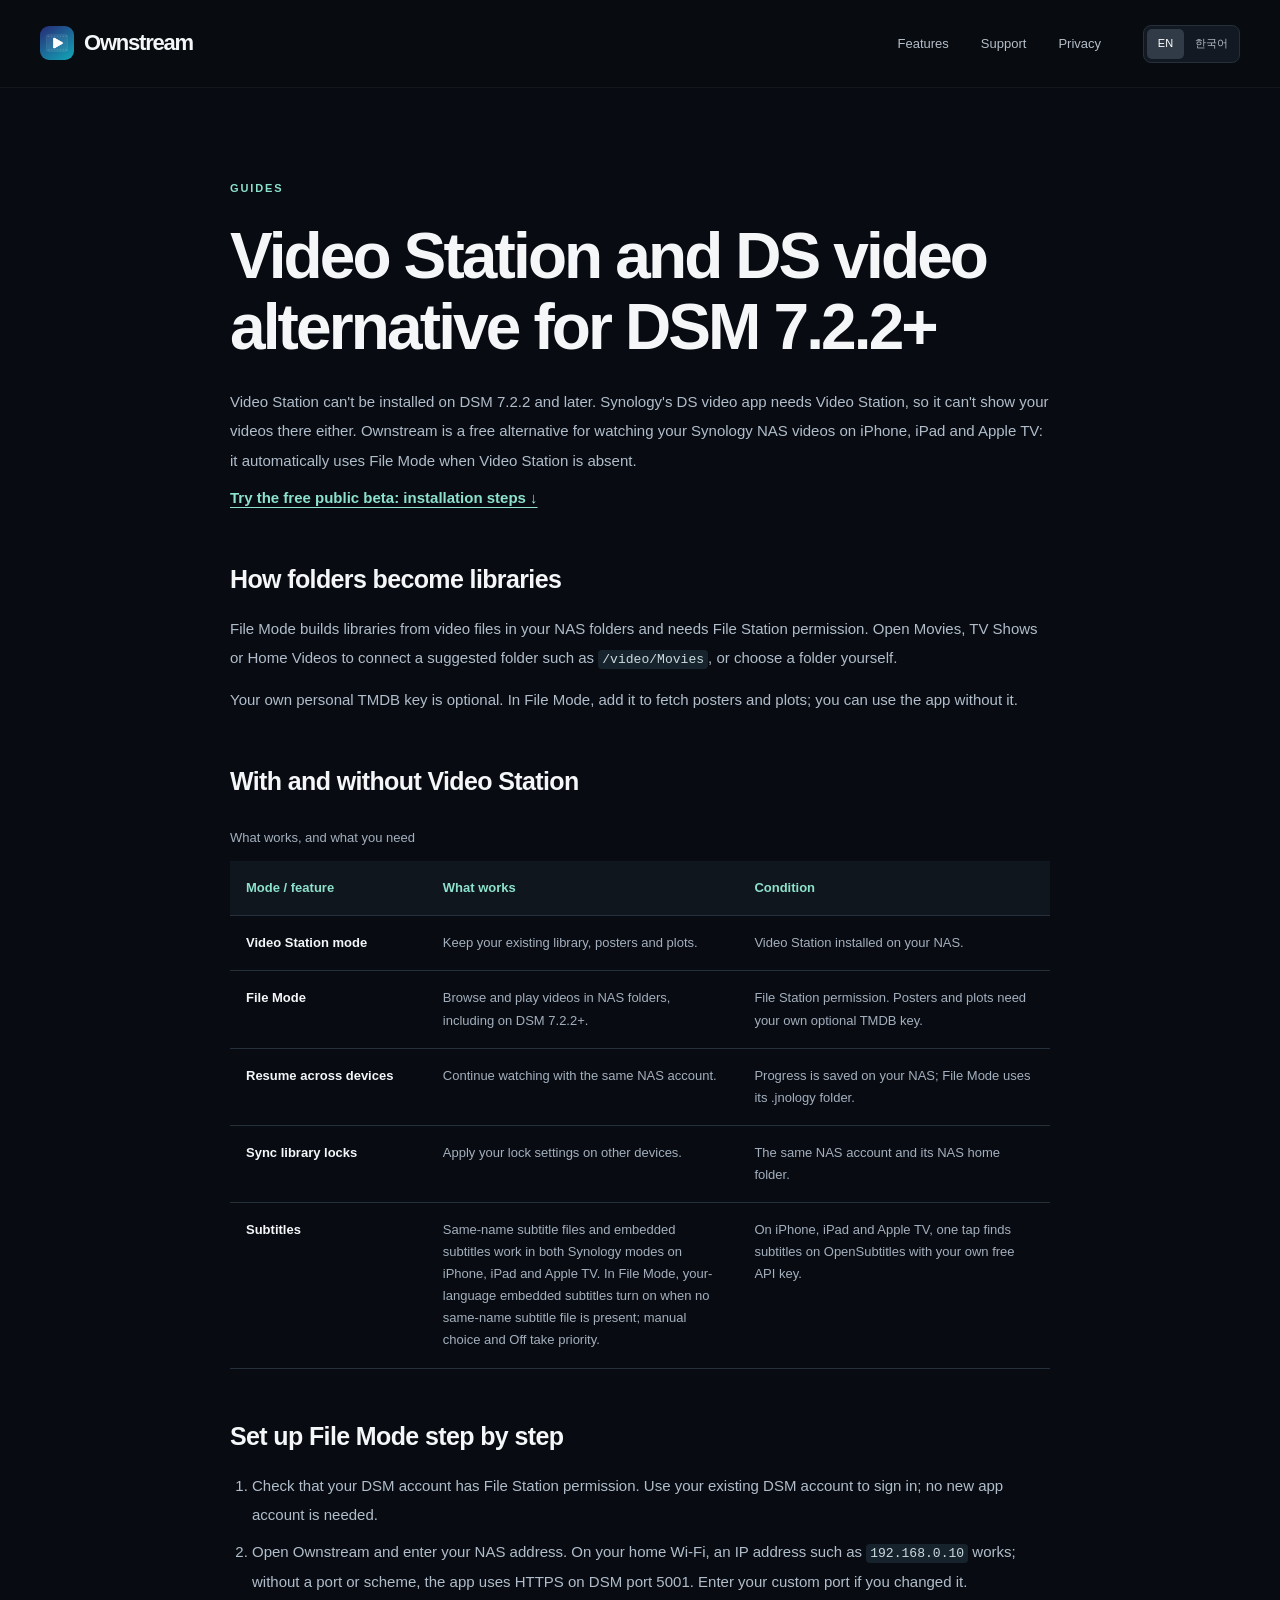
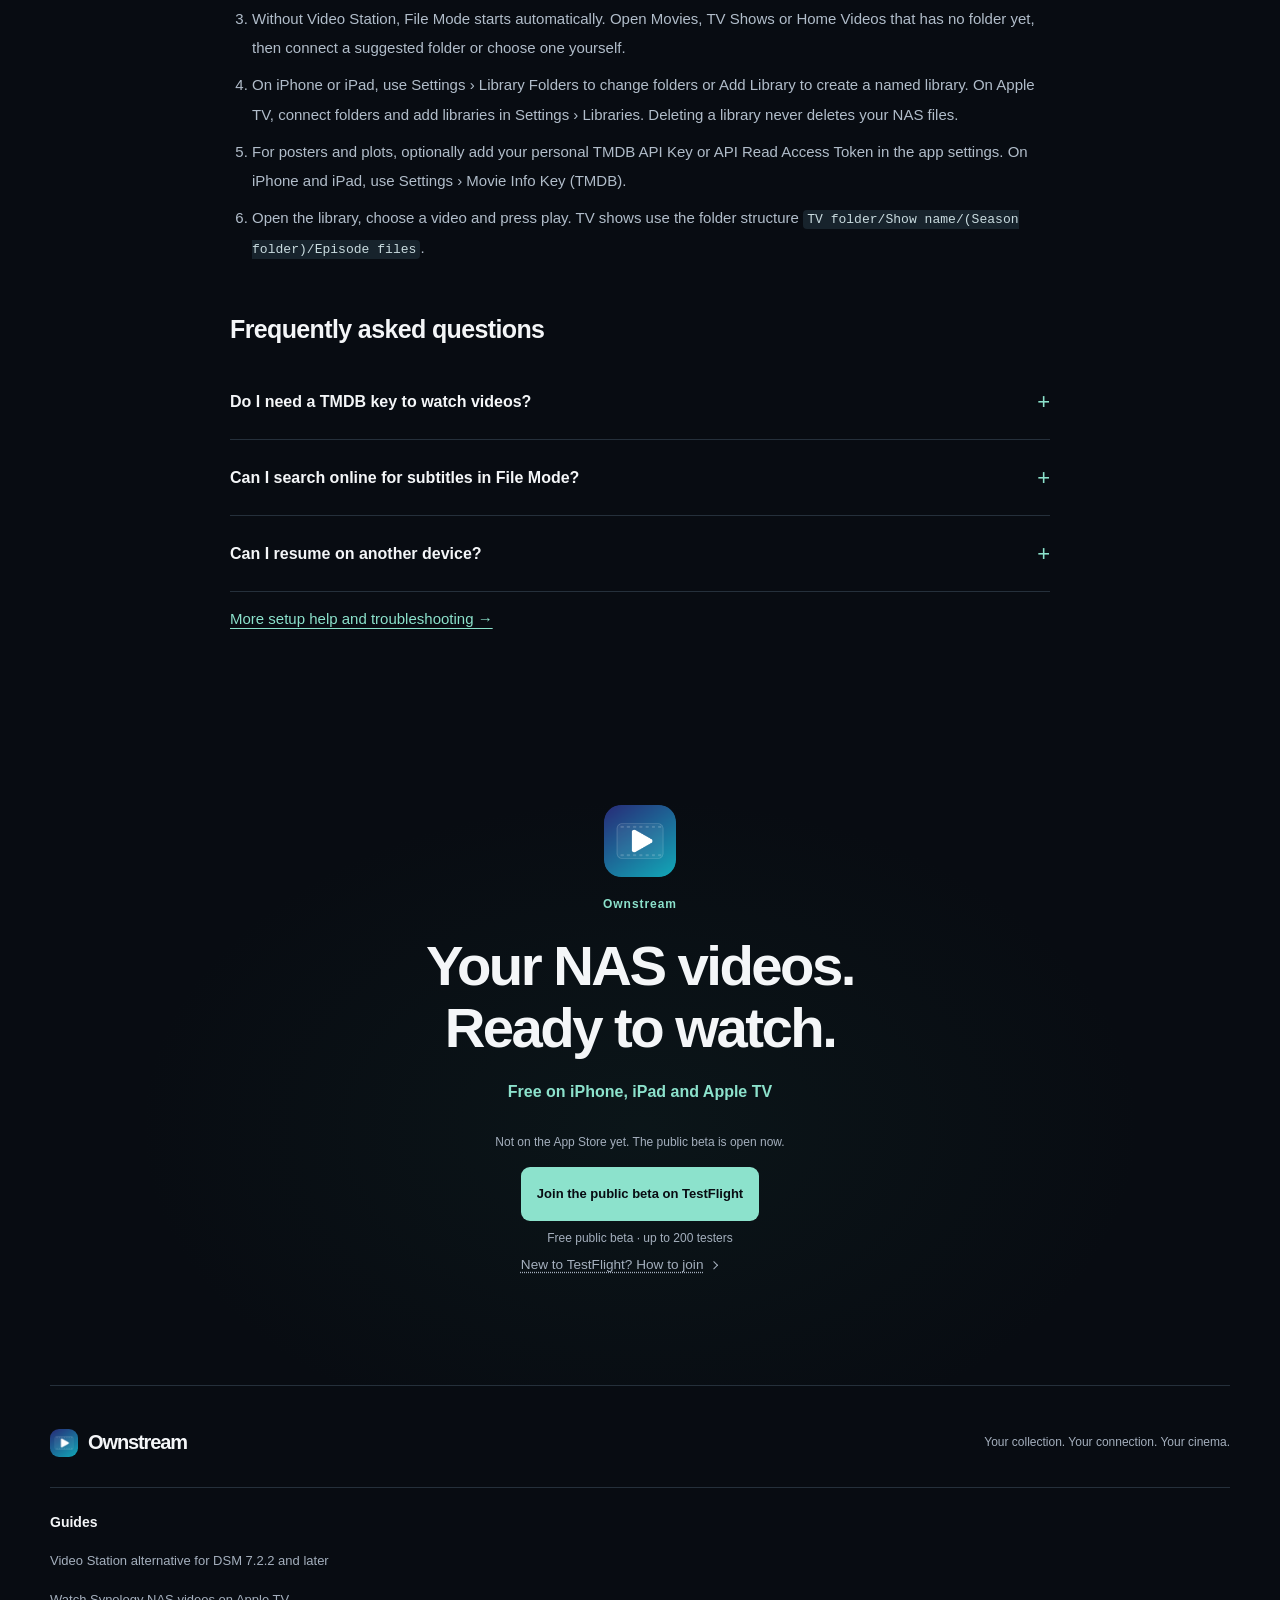
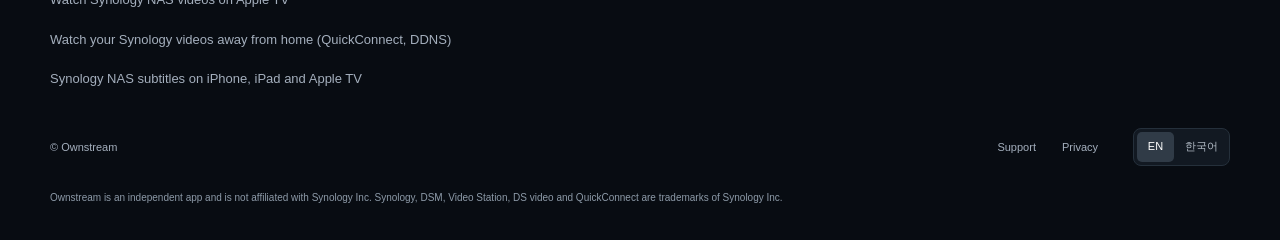
<file: guides/video-station-alternative.html>
<!doctype html>
<!-- Set data-store to live at launch and data-beta to match index.html. -->
<html lang="en" data-store="soon" data-beta="on" data-title-en="Video Station and DS video alternative for DSM 7.2.2+" data-title-ko="DSM 7.2.2 이후 Video Station·DS video 대안" data-description-en="Use Ownstream File Mode on DSM 7.2.2 and later. Connect NAS folders as libraries, check File Station permission and optionally add a TMDB key." data-description-ko="DSM 7.2.2 이후에도 Ownstream 파일 모드로 NAS 영상을 보세요. File Station 권한, 폴더 연결, 선택적 TMDB 키 설정을 안내합니다.">
<head><meta charset="utf-8"><meta name="viewport" content="width=device-width, initial-scale=1"><title>Video Station and DS video alternative for DSM 7.2.2+</title>
<meta name="description" content="Use Ownstream File Mode on DSM 7.2.2 and later. Connect NAS folders as libraries, check File Station permission and optionally add a TMDB key."><meta name="theme-color" content="#080c12"><meta name="color-scheme" content="dark">
<link rel="canonical" href="https://ownstream.app/guides/video-station-alternative.html"><meta property="og:type" content="website"><meta property="og:site_name" content="Ownstream"><meta property="og:title" content="Video Station and DS video alternative for DSM 7.2.2+"><meta property="og:description" content="Use Ownstream File Mode on DSM 7.2.2 and later. Connect NAS folders as libraries, check File Station permission and optionally add a TMDB key."><meta property="og:url" content="https://ownstream.app/guides/video-station-alternative.html"><meta property="og:locale" content="en_US"><meta property="og:locale:alternate" content="ko_KR"><meta property="og:image" content="https://ownstream.app/assets/og.jpg"><meta property="og:image:width" content="1200"><meta property="og:image:height" content="630"><meta property="og:image:alt" content="Ownstream on iPhone, iPad and Apple TV">
<meta name="twitter:card" content="summary_large_image"><meta name="twitter:title" content="Video Station and DS video alternative for DSM 7.2.2+"><meta name="twitter:description" content="Use Ownstream File Mode on DSM 7.2.2 and later. Connect NAS folders as libraries, check File Station permission and optionally add a TMDB key."><meta name="twitter:image" content="https://ownstream.app/assets/og.jpg"><meta name="twitter:image:alt" content="Ownstream on iPhone, iPad and Apple TV">
<link rel="icon" type="image/png" sizes="32x32" href="../assets/favicon.png"><link rel="apple-touch-icon" href="../assets/apple-touch-icon.png"><link rel="stylesheet" href="../style.css"><script src="../lang.js"></script>
<script type="application/ld+json">
{
  "@context": "https://schema.org",
  "@type": "FAQPage",
  "url": "https://ownstream.app/guides/video-station-alternative.html",
  "inLanguage": "en",
  "mainEntity": [
    {
      "@type": "Question",
      "name": "Do I need a TMDB key to watch videos?",
      "acceptedAnswer": {
        "@type": "Answer",
        "text": "No. A personal TMDB key is optional; in File Mode it is needed to fetch posters and plots."
      }
    },
    {
      "@type": "Question",
      "name": "Can I search online for subtitles in File Mode?",
      "acceptedAnswer": {
        "@type": "Answer",
        "text": "Yes. On iPhone, iPad and Apple TV, File Mode searches OpenSubtitles directly with your own free OpenSubtitles API key (Settings › Subtitles). The subtitle is saved next to the video on your NAS. Same-name subtitle files and embedded subtitles work in both modes. In File Mode on iPhone, iPad and Apple TV, an embedded subtitle in your language turns on automatically when no same-name subtitle file is beside the video. Your manual choice, Off and subtitle files take priority. You can turn off “Auto-enable embedded subtitles” in Settings; it is on by default."
      }
    },
    {
      "@type": "Question",
      "name": "Can I resume on another device?",
      "acceptedAnswer": {
        "@type": "Answer",
        "text": "Yes, with the same NAS account. File Mode saves watch progress in a .jnology folder on your NAS. Library lists are saved in the DSM home folder at /home/.jnology."
      }
    }
  ]
}
</script>
</head>
<body class="document-page guide-page">
<a class="skip-link" href="#main"><span lang="en" data-i18n>Skip to content</span><span lang="ko" data-i18n>본문으로 건너뛰기</span></a><header class="site-header"><div class="header-inner"><a class="brand" href="../"><img src="../assets/app-icon.png" alt="" width="34" height="34">Ownstream</a><nav aria-label="Main / 주요 메뉴"><a class="features-link" href="../#features"><span lang="en" data-i18n>Features</span><span lang="ko" data-i18n>주요 기능</span></a><a href="../support.html"><span lang="en" data-i18n>Support</span><span lang="ko" data-i18n>지원</span></a><a href="../privacy.html" ><span lang="en" data-i18n>Privacy</span><span lang="ko" data-i18n>개인정보</span></a></nav><div class="lang-switch" role="group" aria-label="Language / 언어"><a href="?lang=en" lang="en" data-lang="en">EN</a><a href="?lang=ko" lang="ko" data-lang="ko">한국어</a></div></div></header>
<main id="main">
<article class="document wrap">
<p class="eyebrow"><span lang="en" data-i18n>GUIDES</span><span lang="ko" data-i18n>가이드</span></p>
<h1><span lang="en" data-i18n>Video Station and DS video alternative for DSM 7.2.2+</span><span lang="ko" data-i18n>DSM 7.2.2 이후 Video Station·DS video 대안</span></h1>
<p><span lang="en" data-i18n>Video Station can't be installed on DSM 7.2.2 and later. Synology's DS video app needs Video Station, so it can't show your videos there either. Ownstream is a free alternative for watching your Synology NAS videos on iPhone, iPad and Apple TV: it automatically uses File Mode when Video Station is absent.</span><span lang="ko" data-i18n>DSM 7.2.2 이후에는 Video Station을 설치할 수 없습니다. Synology의 DS video 앱도 Video Station이 있어야 하므로 영상을 볼 수 없습니다. Ownstream은 Video Station이 없으면 자동으로 파일 모드를 사용해 iPhone·iPad·Apple TV에서 Synology NAS 영상을 무료로 재생합니다.</span></p>
<p class="beta-note guide-jump"><a href="#beta-install"><span lang="en" data-i18n>Try the free public beta: installation steps ↓</span><span lang="ko" data-i18n>무료 공개 베타 시작하기: 설치 방법 ↓</span></a></p>
<h2><span lang="en" data-i18n>How folders become libraries</span><span lang="ko" data-i18n>NAS 폴더가 라이브러리로</span></h2>
<p><span lang="en" data-i18n>File Mode builds libraries from video files in your NAS folders and needs File Station permission. Open Movies, TV Shows or Home Videos to connect a suggested folder such as <code>/video/Movies</code>, or choose a folder yourself.</span><span lang="ko" data-i18n>파일 모드는 NAS 폴더의 영상 파일로 라이브러리를 구성하며, File Station 권한이 필요합니다. 영화·TV 프로그램·홈 비디오를 열어 <code>/video/Movies</code> 같은 추천 폴더를 연결하거나 직접 폴더를 고르세요.</span></p>
<p><span lang="en" data-i18n>Your own personal TMDB key is optional. In File Mode, add it to fetch posters and plots; you can use the app without it.</span><span lang="ko" data-i18n>본인의 개인용 TMDB 키는 선택 사항입니다. 파일 모드에서 포스터·줄거리를 가져오려면 키를 추가하세요. 키 없이도 앱을 사용할 수 있습니다.</span></p>
<h2><span lang="en" data-i18n>With and without Video Station</span><span lang="ko" data-i18n>Video Station 유무에 따른 기능과 조건</span></h2>
<table class="compatibility-table">
    <caption><span lang="en" data-i18n>What works, and what you need</span><span lang="ko" data-i18n>되는 것과 필요한 조건</span></caption>
    <thead><tr><th scope="col"><span lang="en" data-i18n>Mode / feature</span><span lang="ko" data-i18n>모드 / 기능</span></th><th scope="col"><span lang="en" data-i18n>What works</span><span lang="ko" data-i18n>되는 것</span></th><th scope="col"><span lang="en" data-i18n>Condition</span><span lang="ko" data-i18n>조건</span></th></tr></thead>
    <tbody>
      <tr><th scope="row"><span lang="en" data-i18n>Video Station mode</span><span lang="ko" data-i18n>Video Station 모드</span></th><td><span lang="en" data-i18n>Keep your existing library, posters and plots.</span><span lang="ko" data-i18n>기존 라이브러리·포스터·줄거리를 그대로 사용합니다.</span></td><td><span lang="en" data-i18n>Video Station installed on your NAS.</span><span lang="ko" data-i18n>NAS에 Video Station이 설치되어 있어야 합니다.</span></td></tr>
      <tr><th scope="row"><span lang="en" data-i18n>File Mode</span><span lang="ko" data-i18n>파일 모드</span></th><td><span lang="en" data-i18n>Browse and play videos in NAS folders, including on DSM 7.2.2+.</span><span lang="ko" data-i18n>DSM 7.2.2 이상에서도 NAS 폴더의 영상을 탐색하고 재생합니다.</span></td><td><span lang="en" data-i18n>File Station permission. Posters and plots need your own optional TMDB key.</span><span lang="ko" data-i18n>File Station 권한이 필요합니다. 포스터·줄거리를 보려면 본인의 TMDB 키를 선택적으로 추가하세요.</span></td></tr>
      <tr><th scope="row"><span lang="en" data-i18n>Resume across devices</span><span lang="ko" data-i18n>기기 간 이어보기</span></th><td><span lang="en" data-i18n>Continue watching with the same NAS account.</span><span lang="ko" data-i18n>같은 NAS 계정으로 보던 영상을 이어봅니다.</span></td><td><span lang="en" data-i18n>Progress is saved on your NAS; File Mode uses its .jnology folder.</span><span lang="ko" data-i18n>기록은 NAS에 저장되며, 파일 모드에서는 .jnology 폴더를 사용합니다.</span></td></tr>
      <tr><th scope="row"><span lang="en" data-i18n>Sync library locks</span><span lang="ko" data-i18n>라이브러리 잠금 동기화</span></th><td><span lang="en" data-i18n>Apply your lock settings on other devices.</span><span lang="ko" data-i18n>다른 기기에도 같은 잠금 설정을 적용합니다.</span></td><td><span lang="en" data-i18n>The same NAS account and its NAS home folder.</span><span lang="ko" data-i18n>같은 NAS 계정과 해당 계정의 NAS 홈 폴더가 필요합니다.</span></td></tr>
      <tr><th scope="row"><span lang="en" data-i18n>Subtitles</span><span lang="ko" data-i18n>자막</span></th><td><span lang="en" data-i18n>Same-name subtitle files and embedded subtitles work in both Synology modes on iPhone, iPad and Apple TV. In File Mode, your-language embedded subtitles turn on when no same-name subtitle file is present; manual choice and Off take priority.</span><span lang="ko" data-i18n>iPhone·iPad·Apple TV에서 Synology의 두 모드 모두 같은 이름의 자막 파일과 영상 안 자막을 지원합니다. 파일 모드는 같은 이름의 자막 파일이 없으면 영상 안의 내 언어 자막을 자동으로 켜며, 직접 고른 자막과 끄기가 우선합니다.</span></td><td><span lang="en" data-i18n>On iPhone, iPad and Apple TV, one tap finds subtitles on OpenSubtitles with your own free API key.</span><span lang="ko" data-i18n>iPhone·iPad·Apple TV에서 한 번 눌러 본인의 무료 OpenSubtitles API 키로 자막을 찾습니다.</span></td></tr>
    </tbody>
  </table>
<h2><span lang="en" data-i18n>Set up File Mode step by step</span><span lang="ko" data-i18n>파일 모드 설정 순서</span></h2>
<ol>
<li><span lang="en" data-i18n>Check that your DSM account has File Station permission. Use your existing DSM account to sign in; no new app account is needed.</span><span lang="ko" data-i18n>DSM 계정에 File Station 권한이 있는지 확인하세요. 기존 DSM 계정으로 로그인하며, 앱 회원가입은 필요 없습니다.</span></li>
<li><span lang="en" data-i18n>Open Ownstream and enter your NAS address. On your home Wi-Fi, an IP address such as <code>192.168.0.10</code> works; without a port or scheme, the app uses HTTPS on DSM port 5001. Enter your custom port if you changed it.</span><span lang="ko" data-i18n>Ownstream을 열고 NAS 주소를 입력하세요. 집 안 Wi-Fi에서는 <code>192.168.0.10</code> 같은 IP 주소를 쓸 수 있습니다. 포트와 scheme을 생략하면 HTTPS와 DSM 포트 5001을 사용하며, 포트를 바꿨다면 해당 포트를 입력하세요.</span></li>
<li><span lang="en" data-i18n>Without Video Station, File Mode starts automatically. Open Movies, TV Shows or Home Videos that has no folder yet, then connect a suggested folder or choose one yourself.</span><span lang="ko" data-i18n>Video Station이 없으면 파일 모드가 자동으로 시작됩니다. 아직 폴더가 없는 영화·TV 프로그램·홈 비디오를 열고 추천 폴더를 연결하거나 직접 고르세요.</span></li>
<li><span lang="en" data-i18n>On iPhone or iPad, use Settings › Library Folders to change folders or Add Library to create a named library. On Apple TV, connect folders and add libraries in Settings › Libraries. Deleting a library never deletes your NAS files.</span><span lang="ko" data-i18n>iPhone·iPad에서는 설정 › 라이브러리 폴더에서 폴더를 바꾸거나 라이브러리 추가로 이름을 정해 만드세요. Apple TV에서는 설정 › 라이브러리에서 폴더를 연결하고 추가할 수 있습니다. 라이브러리를 삭제해도 NAS 파일은 지워지지 않습니다.</span></li>
<li><span lang="en" data-i18n>For posters and plots, optionally add your personal TMDB API Key or API Read Access Token in the app settings. On iPhone and iPad, use Settings › Movie Info Key (TMDB).</span><span lang="ko" data-i18n>포스터·줄거리가 필요하면 앱 설정에 본인의 TMDB API Key 또는 API Read Access Token을 선택적으로 추가하세요. iPhone·iPad에서는 설정 › 영화 정보 키 (TMDB)를 사용합니다.</span></li>
<li><span lang="en" data-i18n>Open the library, choose a video and press play. TV shows use the folder structure <code>TV folder/Show name/(Season folder)/Episode files</code>.</span><span lang="ko" data-i18n>라이브러리에서 영상을 골라 재생하세요. TV 프로그램은 <code>TV 폴더/작품명/(시즌 폴더)/에피소드 파일</code> 구조로 읽습니다.</span></li>
</ol>
<h2><span lang="en" data-i18n>Frequently asked questions</span><span lang="ko" data-i18n>자주 묻는 질문</span></h2>
<details>
<summary><span lang="en" data-i18n>Do I need a TMDB key to watch videos?</span><span lang="ko" data-i18n>영상을 보려면 TMDB 키가 필요한가요?</span></summary>
<p><span lang="en" data-i18n>No. A personal TMDB key is optional; in File Mode it is needed to fetch posters and plots.</span><span lang="ko" data-i18n>아니요. 개인용 TMDB 키는 선택 사항이며, 파일 모드에서 포스터와 줄거리를 가져올 때 필요합니다.</span></p>
</details>
<details>
<summary><span lang="en" data-i18n>Can I search online for subtitles in File Mode?</span><span lang="ko" data-i18n>파일 모드에서도 인터넷 자막을 검색할 수 있나요?</span></summary>
<p><span lang="en" data-i18n>Yes. On iPhone, iPad and Apple TV, File Mode searches OpenSubtitles directly with your own free OpenSubtitles API key (Settings › Subtitles). The subtitle is saved next to the video on your NAS. Same-name subtitle files and embedded subtitles work in both modes. In File Mode on iPhone, iPad and Apple TV, an embedded subtitle in your language turns on automatically when no same-name subtitle file is beside the video. Your manual choice, Off and subtitle files take priority. You can turn off “Auto-enable embedded subtitles” in Settings; it is on by default.</span><span lang="ko" data-i18n>네. iPhone·iPad·Apple TV에서 파일 모드는 본인의 무료 OpenSubtitles API 키(설정 › 자막)로 OpenSubtitles에서 바로 찾고, 찾은 자막은 NAS의 영상 옆에 저장합니다. 같은 이름의 자막 파일과 영상 안 자막은 두 모드 모두 지원합니다. iPhone·iPad·Apple TV의 파일 모드에서는 영상 옆에 같은 이름의 자막 파일이 없으면 영상 안에 든 내 언어 자막을 자동으로 켭니다. 직접 고른 자막·끄기·자막 파일이 우선합니다. 설정의 ‘영상 안 자막 자동으로 켜기’는 기본으로 켜져 있으며 끌 수 있습니다.</span></p>
</details>
<details>
<summary><span lang="en" data-i18n>Can I resume on another device?</span><span lang="ko" data-i18n>다른 기기에서도 이어볼 수 있나요?</span></summary>
<p><span lang="en" data-i18n>Yes, with the same NAS account. File Mode saves watch progress in a .jnology folder on your NAS. Library lists are saved in the DSM home folder at /home/.jnology.</span><span lang="ko" data-i18n>네. 같은 NAS 계정을 사용하세요. 파일 모드의 재생 기록은 NAS의 .jnology 폴더에 저장됩니다. 라이브러리 목록은 DSM 홈 폴더의 /home/.jnology에 저장됩니다.</span></p>
</details>
<p><a href="../support.html"><span lang="en" data-i18n>More setup help and troubleshooting →</span><span lang="ko" data-i18n>설정 도움말과 문제 해결 더 보기 →</span></a></p>
</article>
<section class="final-cta wrap" id="beta-install" aria-labelledby="guide-cta-title">
<img src="../assets/app-icon.png" alt="" width="72" height="72" loading="lazy">
<p class="eyebrow">Ownstream</p>
<h2 id="guide-cta-title"><span lang="en" data-i18n>Your NAS videos.<br>Ready to watch.</span><span lang="ko" data-i18n>내 NAS 영상,<br>이제 감상하세요.</span></h2>
<p class="free-note"><span lang="en" data-i18n>Free on iPhone, iPad and Apple TV</span><span lang="ko" data-i18n>iPhone·iPad·Apple TV에서 무료</span></p>
<div class="download-actions"><span class="store-soon"><span lang="en" data-i18n>Not on the App Store yet. The public beta is open now.</span><span lang="ko" data-i18n>아직 App Store 출시 전입니다. 공개 베타는 지금 열려 있습니다.</span></span><a class="app-store store-live" href="https://apps.apple.com/app/id6830990953?pt=128747158&amp;ct=site-guide-vs" aria-label="Download Ownstream on the App Store" data-label-en="Download Ownstream on the App Store" data-label-ko="App Store에서 Ownstream 다운로드"><svg viewBox="0 0 24 29" aria-hidden="true"><path fill="currentColor" d="M19.6 15.4c0-3 2.5-4.5 2.6-4.6-1.4-2.1-3.7-2.4-4.5-2.4-1.9-.2-3.8 1.1-4.8 1.1s-2.6-1.1-4.2-1c-2.2 0-4.2 1.3-5.3 3.2-2.2 3.9-.6 9.6 1.6 12.8 1.1 1.5 2.3 3.2 4 3.1 1.6-.1 2.2-1 4.2-1s2.6 1 4.3 1c1.8 0 2.9-1.5 3.9-3 .9-1.2 1.5-2.6 1.8-3.5-.1 0-3.6-1.4-3.6-5.7ZM16.4 6.3c.9-1.1 1.6-2.7 1.4-4.3-1.3.1-2.9.9-3.9 2-1 1.1-1.8 2.7-1.5 4.2 1.5.1 3-.8 4-1.9Z"/></svg><span><small><span lang="en" data-i18n>Download on the</span><span lang="ko" data-i18n>지금 다운로드하세요</span></small><strong>App Store</strong></span></a><div class="beta-signup"><a class="beta-cta" href="https://testflight.apple.com/join/6dYgP9xa" data-beta-link rel="noopener"><span lang="en" data-i18n>Join the public beta on TestFlight</span><span lang="ko" data-i18n>TestFlight 공개 베타 참여하기</span></a><p class="beta-note"><span lang="en" data-i18n>Free public beta · up to 200 testers</span><span lang="ko" data-i18n>무료 공개 베타 · 최대 200명</span></p><details class="beta-howto">
  <summary><span lang="en" data-i18n>New to TestFlight? How to join</span><span lang="ko" data-i18n>TestFlight가 처음이라면? 참여 방법</span></summary>
  <p class="beta-howto-intro"><span lang="en" data-i18n>TestFlight is Apple’s free app for trying apps before release. No Ownstream account needed.</span><span lang="ko" data-i18n>TestFlight는 출시 전 앱을 미리 써 볼 수 있는 Apple의 무료 앱입니다. Ownstream 회원가입은 필요 없습니다.</span></p>
  <p class="beta-howto-device"><strong><span lang="en" data-i18n>iPhone · iPad</span><span lang="ko" data-i18n>iPhone · iPad</span></strong></p>
  <ol>
    <li><span lang="en" data-i18n>Install <a href="https://apps.apple.com/app/testflight/id899247664" rel="noopener">TestFlight</a> from the App Store.</span><span lang="ko" data-i18n>App Store에서 <a href="https://apps.apple.com/app/testflight/id899247664" rel="noopener">TestFlight</a>를 설치하세요.</span></li>
    <li><span lang="en" data-i18n>Open the beta link above on that device and tap Accept.</span><span lang="ko" data-i18n>그 기기에서 위 베타 링크를 열고 ‘수락’을 누르세요.</span></li>
    <li><span lang="en" data-i18n>Tap Install in TestFlight.</span><span lang="ko" data-i18n>TestFlight에서 ‘설치’를 누르세요.</span></li>
  </ol>
  <p class="beta-howto-device"><strong><span lang="en" data-i18n>Apple TV</span><span lang="ko" data-i18n>Apple TV</span></strong></p>
  <ol>
    <li><span lang="en" data-i18n>Open the beta link on your iPhone, iPad or Mac and accept. The link can’t be opened on Apple TV itself.</span><span lang="ko" data-i18n>iPhone·iPad·Mac에서 베타 링크를 열어 수락하세요. Apple TV에서는 링크를 직접 열 수 없습니다.</span></li>
    <li><span lang="en" data-i18n>On Apple TV, install TestFlight from the App Store and sign in with the same Apple ID you used to accept.</span><span lang="ko" data-i18n>Apple TV의 App Store에서 TestFlight를 설치하고, 수락할 때 쓴 Apple ID로 로그인하세요.</span></li>
    <li><span lang="en" data-i18n>Open Ownstream in TestFlight on Apple TV and install.</span><span lang="ko" data-i18n>Apple TV의 TestFlight에서 Ownstream을 골라 설치하세요.</span></li>
  </ol>
</details></div>
</div>
</section>
</main>
<footer class="site-footer wrap"><div class="footer-top"><a class="brand" href="../"><img src="../assets/app-icon.png" alt="" width="34" height="34">Ownstream</a><p><span lang="en" data-i18n>Your collection. Your connection. Your cinema.</span><span lang="ko" data-i18n>내가 모은 영상. 내 NAS. 나만의 영화관.</span></p></div><nav class="footer-guides" aria-labelledby="footer-guides-title">
<h2 id="footer-guides-title"><span lang="en" data-i18n>Guides</span><span lang="ko" data-i18n>가이드</span></h2>
<ul>
<li><a href="video-station-alternative.html"><span lang="en" data-i18n>Video Station alternative for DSM 7.2.2 and later</span><span lang="ko" data-i18n>DSM 7.2.2 이후 Video Station 대안</span></a></li>
<li><a href="synology-on-apple-tv.html"><span lang="en" data-i18n>Watch Synology NAS videos on Apple TV</span><span lang="ko" data-i18n>Synology NAS 영상을 Apple TV로 보기</span></a></li>
<li><a href="watch-away-from-home.html"><span lang="en" data-i18n>Watch your Synology videos away from home (QuickConnect, DDNS)</span><span lang="ko" data-i18n>집 밖에서 Synology 영상 보기 (QuickConnect·DDNS)</span></a></li>
<li><a href="synology-subtitles.html"><span lang="en" data-i18n>Synology NAS subtitles on iPhone, iPad and Apple TV</span><span lang="ko" data-i18n>Synology NAS 자막을 iPhone·iPad·Apple TV에서 보기</span></a></li>
</ul>
</nav>
<div class="footer-bottom"><p>© Ownstream</p><nav aria-label="Footer / 하단 메뉴"><a href="../support.html"><span lang="en" data-i18n>Support</span><span lang="ko" data-i18n>지원</span></a><a href="../privacy.html"><span lang="en" data-i18n>Privacy</span><span lang="ko" data-i18n>개인정보 처리방침</span></a></nav><div class="lang-switch" role="group" aria-label="Language / 언어"><a href="?lang=en" lang="en" data-lang="en">EN</a><a href="?lang=ko" lang="ko" data-lang="ko">한국어</a></div></div><p class="disclaimer"><span lang="en" data-i18n>Ownstream is an independent app and is not affiliated with Synology Inc. Synology, DSM, Video Station, DS video and QuickConnect are trademarks of Synology Inc.</span><span lang="ko" data-i18n>Ownstream은 Synology Inc.와 제휴 관계가 없는 독립 앱입니다. Synology, DSM, Video Station, DS video 및 QuickConnect는 Synology Inc.의 상표입니다.</span></p></footer>
</body>
</html>
</file>
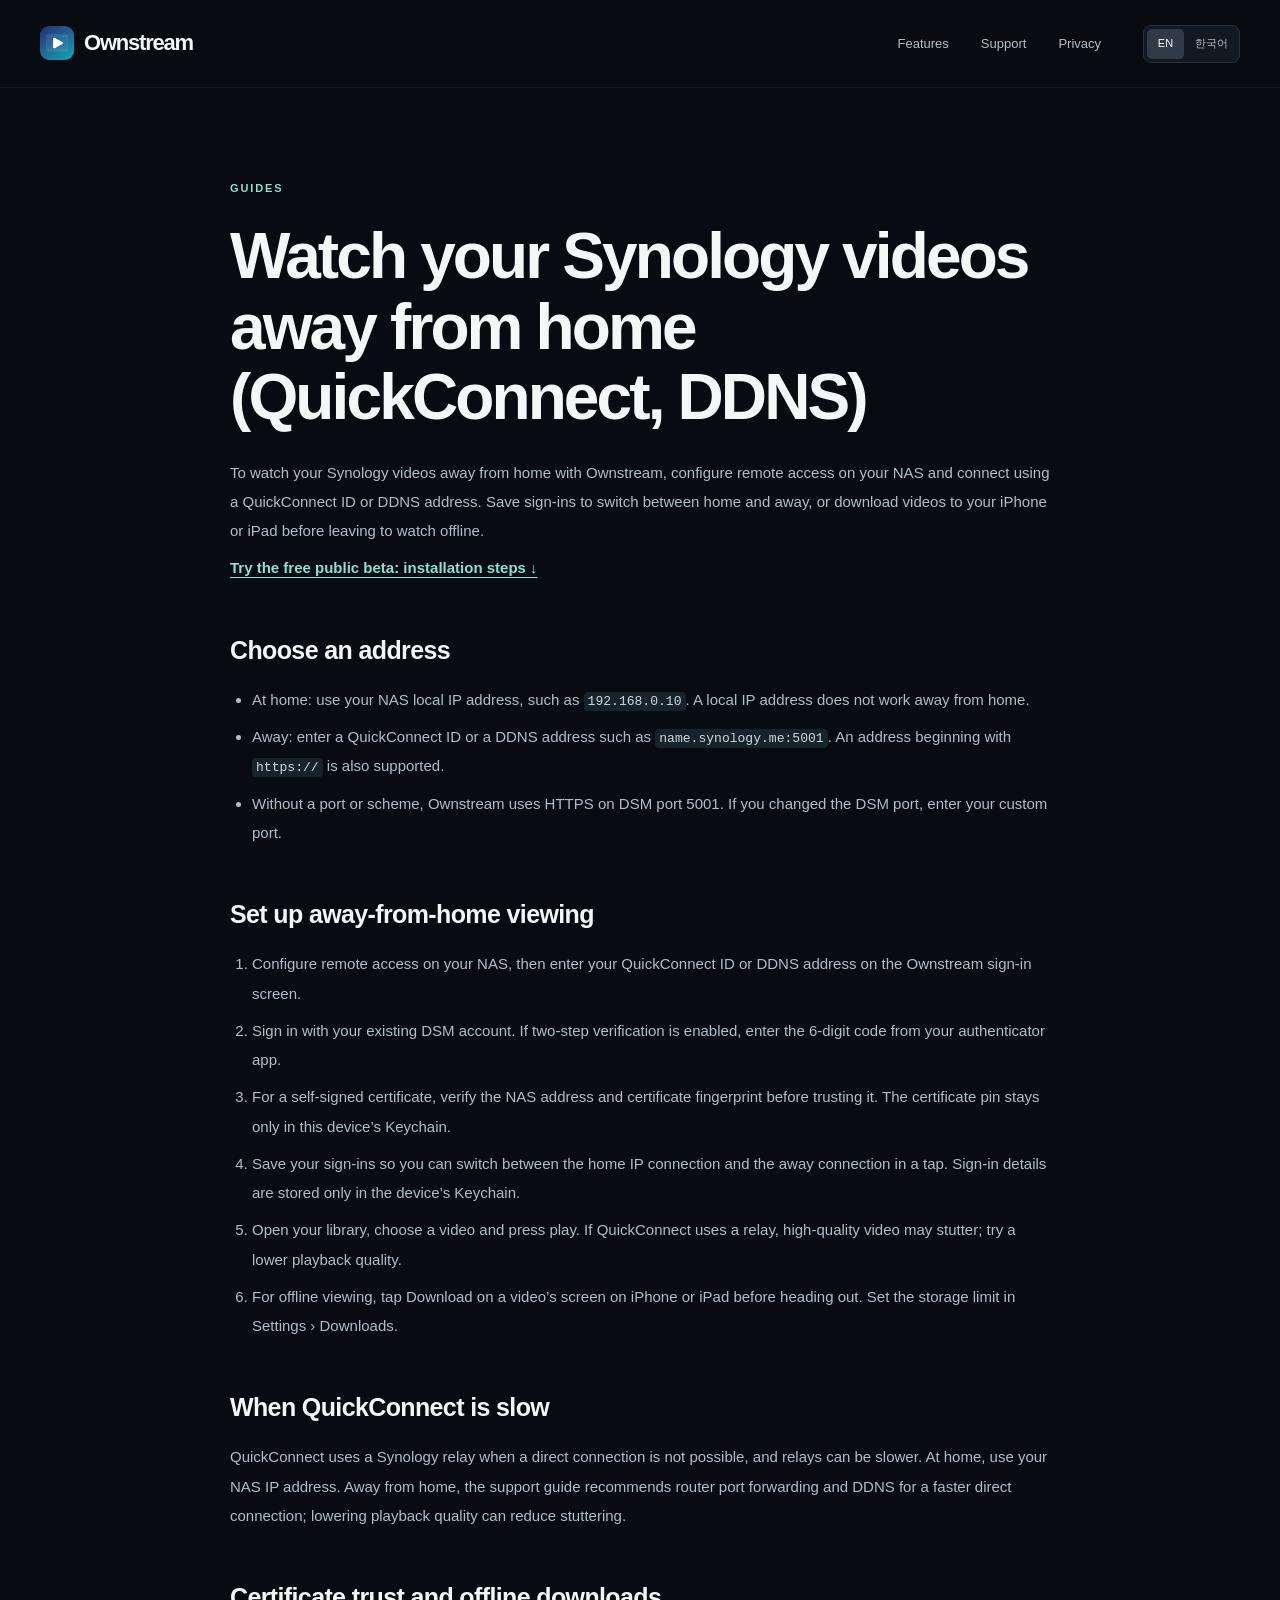
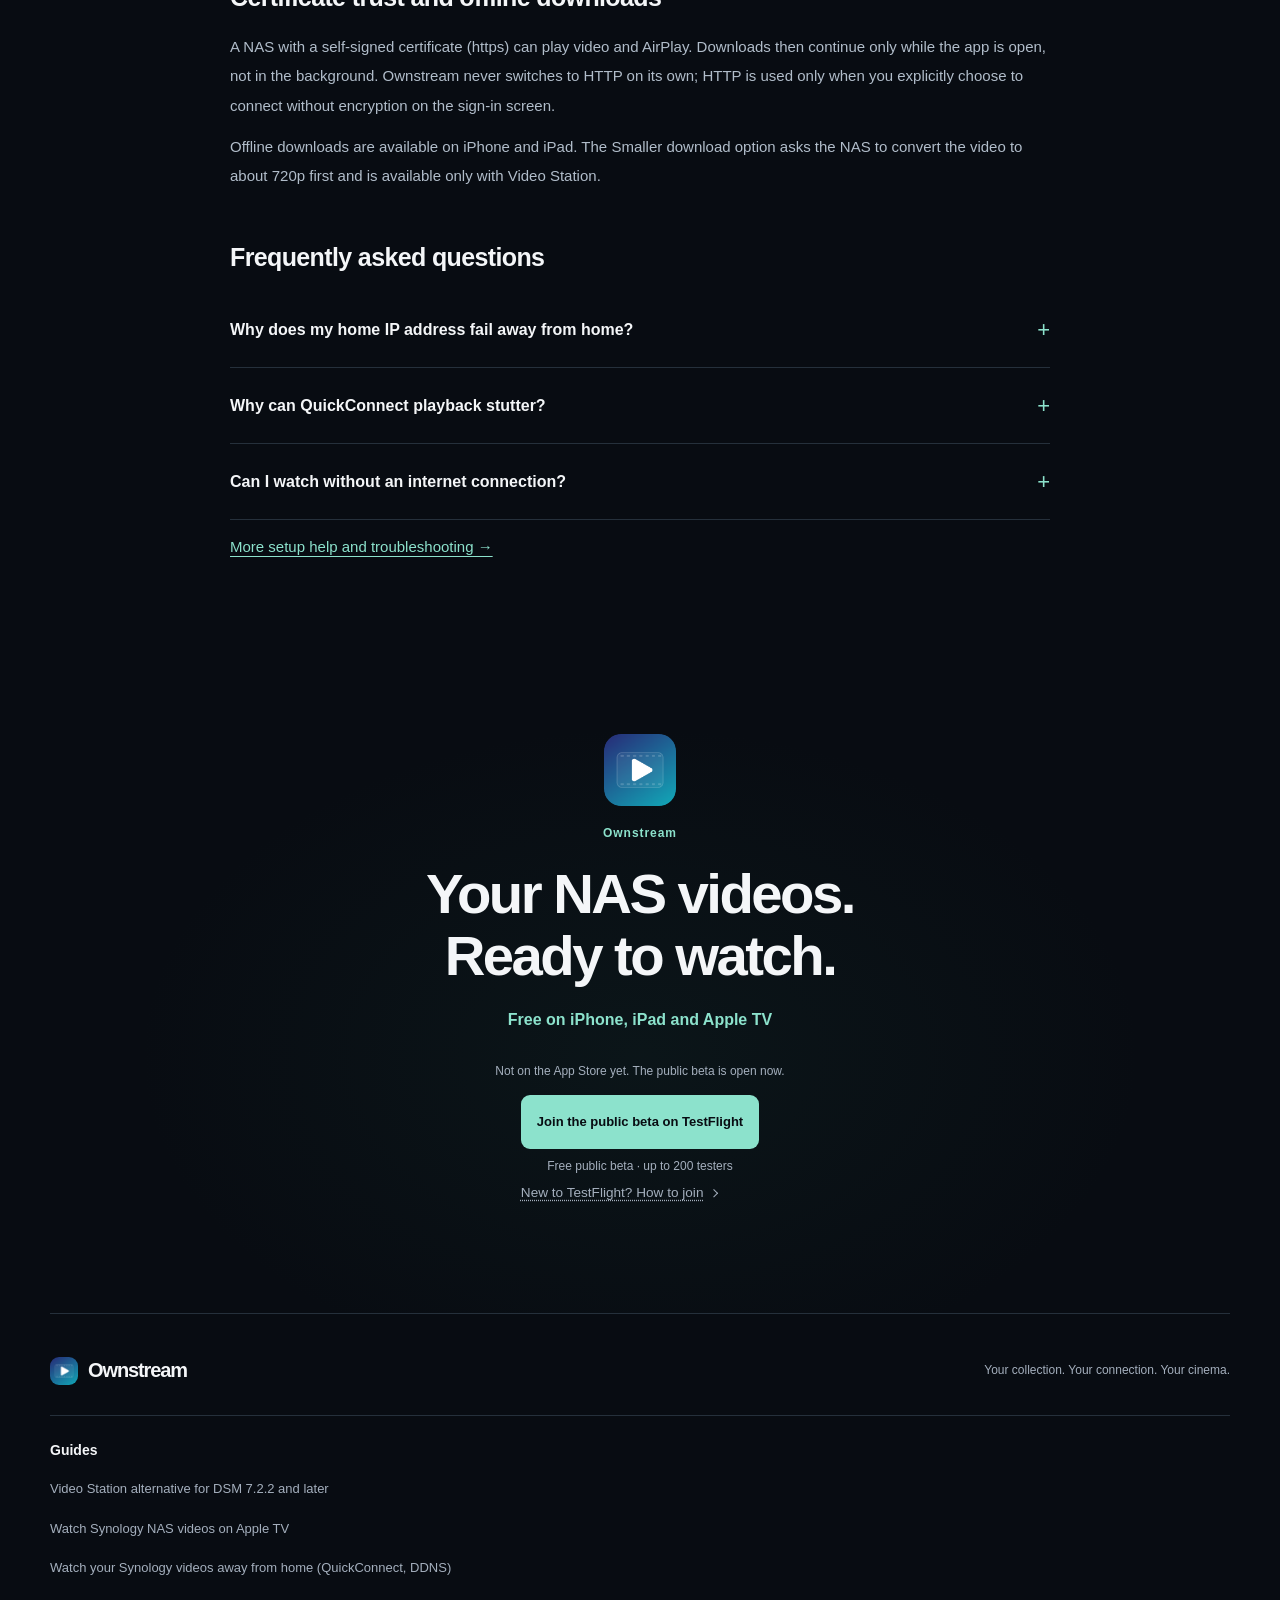
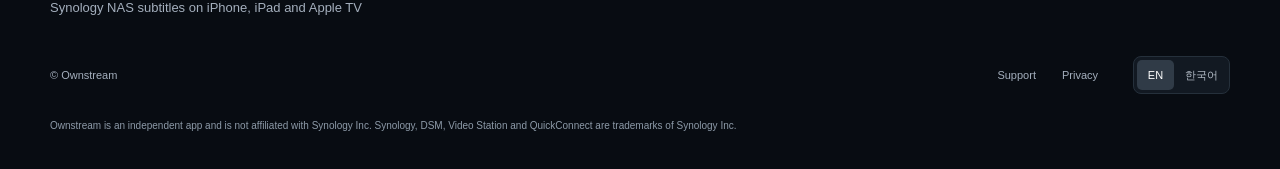
<file: guides/watch-away-from-home.html>
<!doctype html>
<!-- Set data-store to live at launch and data-beta to match index.html. -->
<html lang="en" data-store="soon" data-beta="on" data-title-en="Watch your Synology videos away from home (QuickConnect, DDNS)" data-title-ko="집 밖에서 Synology 영상 보기 (QuickConnect·DDNS)" data-description-en="Connect to your Synology NAS away from home with QuickConnect or DDNS. Learn about saved sign-ins, two-step verification and offline downloads on iPhone and iPad." data-description-ko="QuickConnect·DDNS로 집 밖에서 Synology NAS에 연결하세요. 저장된 로그인, 2단계 인증, 인증서 신뢰와 iPhone·iPad 오프라인 다운로드를 안내합니다.">
<head><meta charset="utf-8"><meta name="viewport" content="width=device-width, initial-scale=1"><title>Watch your Synology videos away from home (QuickConnect, DDNS)</title>
<meta name="description" content="Connect to your Synology NAS away from home with QuickConnect or DDNS. Learn about saved sign-ins, two-step verification and offline downloads on iPhone and iPad."><meta name="theme-color" content="#080c12"><meta name="color-scheme" content="dark">
<link rel="canonical" href="https://ownstream.app/guides/watch-away-from-home.html"><meta property="og:type" content="website"><meta property="og:site_name" content="Ownstream"><meta property="og:title" content="Watch your Synology videos away from home (QuickConnect, DDNS)"><meta property="og:description" content="Connect to your Synology NAS away from home with QuickConnect or DDNS. Learn about saved sign-ins, two-step verification and offline downloads on iPhone and iPad."><meta property="og:url" content="https://ownstream.app/guides/watch-away-from-home.html"><meta property="og:locale" content="en_US"><meta property="og:locale:alternate" content="ko_KR"><meta property="og:image" content="https://ownstream.app/assets/og.jpg"><meta property="og:image:width" content="1200"><meta property="og:image:height" content="630"><meta property="og:image:alt" content="Ownstream on iPhone, iPad and Apple TV">
<meta name="twitter:card" content="summary_large_image"><meta name="twitter:title" content="Watch your Synology videos away from home (QuickConnect, DDNS)"><meta name="twitter:description" content="Connect to your Synology NAS away from home with QuickConnect or DDNS. Learn about saved sign-ins, two-step verification and offline downloads on iPhone and iPad."><meta name="twitter:image" content="https://ownstream.app/assets/og.jpg"><meta name="twitter:image:alt" content="Ownstream on iPhone, iPad and Apple TV">
<link rel="icon" type="image/png" sizes="32x32" href="../assets/favicon.png"><link rel="apple-touch-icon" href="../assets/apple-touch-icon.png"><link rel="stylesheet" href="../style.css"><script src="../lang.js"></script>
<script type="application/ld+json">
{
  "@context": "https://schema.org",
  "@type": "FAQPage",
  "url": "https://ownstream.app/guides/watch-away-from-home.html",
  "inLanguage": "en",
  "mainEntity": [
    {
      "@type": "Question",
      "name": "Why does my home IP address fail away from home?",
      "acceptedAnswer": {
        "@type": "Answer",
        "text": "Your local IP address works on your home network. Away from home, use a DDNS address or QuickConnect ID with remote access configured on your NAS."
      }
    },
    {
      "@type": "Question",
      "name": "Why can QuickConnect playback stutter?",
      "acceptedAnswer": {
        "@type": "Answer",
        "text": "When a direct connection is not possible, QuickConnect goes through a Synology relay, which can be slower. Lower playback quality, or configure router port forwarding and DDNS for a direct connection. On iPhone and iPad with Video Station, leaving playback quality on Auto (the default) lets the app step down one level at a time when a weak connection keeps loading, and step back up when it recovers. This does not apply to File Mode, downloaded videos or Apple TV."
      }
    },
    {
      "@type": "Question",
      "name": "Can I watch without an internet connection?",
      "acceptedAnswer": {
        "@type": "Answer",
        "text": "Yes. Download videos on iPhone or iPad before heading out. Tap Download on a video’s screen and set the storage limit in Settings › Downloads. The Smaller option requires Video Station."
      }
    }
  ]
}
</script>
</head>
<body class="document-page guide-page">
<a class="skip-link" href="#main"><span lang="en" data-i18n>Skip to content</span><span lang="ko" data-i18n>본문으로 건너뛰기</span></a><header class="site-header"><div class="header-inner"><a class="brand" href="../"><img src="../assets/app-icon.png" alt="" width="34" height="34">Ownstream</a><nav aria-label="Main / 주요 메뉴"><a class="features-link" href="../#features"><span lang="en" data-i18n>Features</span><span lang="ko" data-i18n>주요 기능</span></a><a href="../support.html"><span lang="en" data-i18n>Support</span><span lang="ko" data-i18n>지원</span></a><a href="../privacy.html" ><span lang="en" data-i18n>Privacy</span><span lang="ko" data-i18n>개인정보</span></a></nav><div class="lang-switch" role="group" aria-label="Language / 언어"><a href="?lang=en" lang="en" data-lang="en">EN</a><a href="?lang=ko" lang="ko" data-lang="ko">한국어</a></div></div></header>
<main id="main">
<article class="document wrap">
<p class="eyebrow"><span lang="en" data-i18n>GUIDES</span><span lang="ko" data-i18n>가이드</span></p>
<h1><span lang="en" data-i18n>Watch your Synology videos away from home (QuickConnect, DDNS)</span><span lang="ko" data-i18n>집 밖에서 Synology 영상 보기 (QuickConnect·DDNS)</span></h1>
<p><span lang="en" data-i18n>To watch your Synology videos away from home with Ownstream, configure remote access on your NAS and connect using a QuickConnect ID or DDNS address. Save sign-ins to switch between home and away, or download videos to your iPhone or iPad before leaving to watch offline.</span><span lang="ko" data-i18n>집 밖에서 Ownstream으로 Synology 영상을 보려면 NAS의 외부 접속을 설정한 뒤 QuickConnect ID나 DDNS 주소로 연결하세요. 집과 외부 로그인을 저장해 전환하거나, 외출 전에 iPhone·iPad에 영상을 내려받아 오프라인으로 볼 수 있습니다.</span></p>
<p class="beta-note guide-jump"><a href="#beta-install"><span lang="en" data-i18n>Try the free public beta: installation steps ↓</span><span lang="ko" data-i18n>무료 공개 베타 시작하기: 설치 방법 ↓</span></a></p>
<h2><span lang="en" data-i18n>Choose an address</span><span lang="ko" data-i18n>연결 주소 선택</span></h2>
<ul>
<li><span lang="en" data-i18n>At home: use your NAS local IP address, such as <code>192.168.0.10</code>. A local IP address does not work away from home.</span><span lang="ko" data-i18n>집 안에서는 <code>192.168.0.10</code> 같은 NAS 내부 IP 주소를 쓰세요. 내부 IP 주소로는 집 밖에서 연결할 수 없습니다.</span></li>
<li><span lang="en" data-i18n>Away: enter a QuickConnect ID or a DDNS address such as <code>name.synology.me:5001</code>. An address beginning with <code>https://</code> is also supported.</span><span lang="ko" data-i18n>집 밖에서는 QuickConnect ID 또는 <code>name.synology.me:5001</code> 같은 DDNS 주소를 입력하세요. <code>https://</code>로 시작하는 주소도 지원합니다.</span></li>
<li><span lang="en" data-i18n>Without a port or scheme, Ownstream uses HTTPS on DSM port 5001. If you changed the DSM port, enter your custom port.</span><span lang="ko" data-i18n>포트와 scheme을 생략하면 Ownstream은 HTTPS와 DSM 포트 5001을 사용합니다. DSM 포트를 바꿨다면 해당 포트를 입력하세요.</span></li>
</ul>
<h2><span lang="en" data-i18n>Set up away-from-home viewing</span><span lang="ko" data-i18n>집 밖에서 보기 위한 설정 순서</span></h2>
<ol>
<li><span lang="en" data-i18n>Configure remote access on your NAS, then enter your QuickConnect ID or DDNS address on the Ownstream sign-in screen.</span><span lang="ko" data-i18n>NAS의 외부 접속을 설정한 뒤 Ownstream 로그인 화면에 QuickConnect ID나 DDNS 주소를 입력하세요.</span></li>
<li><span lang="en" data-i18n>Sign in with your existing DSM account. If two-step verification is enabled, enter the 6-digit code from your authenticator app.</span><span lang="ko" data-i18n>기존 DSM 계정으로 로그인하세요. 2단계 인증을 켰다면 인증 앱의 6자리 코드를 입력하세요.</span></li>
<li><span lang="en" data-i18n>For a self-signed certificate, verify the NAS address and certificate fingerprint before trusting it. The certificate pin stays only in this device’s Keychain.</span><span lang="ko" data-i18n>자체 서명 인증서라면 NAS 주소와 인증서 지문을 확인한 뒤 신뢰하세요. 인증서 핀은 이 기기의 Keychain에만 저장됩니다.</span></li>
<li><span lang="en" data-i18n>Save your sign-ins so you can switch between the home IP connection and the away connection in a tap. Sign-in details are stored only in the device’s Keychain.</span><span lang="ko" data-i18n>집 안 IP 연결과 외부 연결의 로그인을 저장해 한 번에 전환하세요. 로그인 정보는 기기의 Keychain에만 저장됩니다.</span></li>
<li><span lang="en" data-i18n>Open your library, choose a video and press play. If QuickConnect uses a relay, high-quality video may stutter; try a lower playback quality.</span><span lang="ko" data-i18n>라이브러리에서 영상을 골라 재생하세요. QuickConnect가 중계 서버를 거치면 고화질 영상이 끊길 수 있으므로 재생 화질을 낮춰 보세요.</span></li>
<li><span lang="en" data-i18n>For offline viewing, tap Download on a video’s screen on iPhone or iPad before heading out. Set the storage limit in Settings › Downloads.</span><span lang="ko" data-i18n>오프라인으로 보려면 외출 전에 iPhone·iPad의 영상 화면에서 다운로드를 누르세요. 설정 › 다운로드에서 최대 저장 용량을 정할 수 있습니다.</span></li>
</ol>
<h2><span lang="en" data-i18n>When QuickConnect is slow</span><span lang="ko" data-i18n>QuickConnect가 느릴 때</span></h2>
<p><span lang="en" data-i18n>QuickConnect uses a Synology relay when a direct connection is not possible, and relays can be slower. At home, use your NAS IP address. Away from home, the support guide recommends router port forwarding and DDNS for a faster direct connection; lowering playback quality can reduce stuttering.</span><span lang="ko" data-i18n>QuickConnect는 직접 연결할 수 없을 때 Synology 중계 서버를 사용하며, 중계 연결은 느릴 수 있습니다. 집 안에서는 NAS IP 주소를 사용하세요. 지원 문서에서는 외부에서 더 빠르게 직접 연결하려면 공유기 포트 포워딩과 DDNS를 설정하도록 안내합니다. 재생 화질을 낮추면 끊김을 줄일 수 있습니다.</span></p>
<h2><span lang="en" data-i18n>Certificate trust and offline downloads</span><span lang="ko" data-i18n>인증서 신뢰와 오프라인 다운로드</span></h2>
<p><span lang="en" data-i18n>A NAS with a self-signed certificate (https) can play video and AirPlay. Downloads then continue only while the app is open, not in the background. Ownstream never switches to HTTP on its own; HTTP is used only when you explicitly choose to connect without encryption on the sign-in screen.</span><span lang="ko" data-i18n>자체 서명 인증서(https)를 쓰는 NAS도 재생과 AirPlay가 됩니다. 이때 다운로드는 앱을 열어 둔 동안 진행되며 백그라운드에서는 이어지지 않습니다. 앱은 http로 바꾸지 않습니다. HTTP는 로그인 화면에서 암호화 없이 연결을 직접 선택한 경우에만 사용합니다.</span></p>
<p><span lang="en" data-i18n>Offline downloads are available on iPhone and iPad. The Smaller download option asks the NAS to convert the video to about 720p first and is available only with Video Station.</span><span lang="ko" data-i18n>오프라인 다운로드는 iPhone·iPad에서 지원합니다. 작은 화질 옵션은 NAS에서 먼저 약 720p로 변환한 뒤 다운로드하며, Video Station이 있을 때만 사용할 수 있습니다.</span></p>
<h2><span lang="en" data-i18n>Frequently asked questions</span><span lang="ko" data-i18n>자주 묻는 질문</span></h2>
<details>
<summary><span lang="en" data-i18n>Why does my home IP address fail away from home?</span><span lang="ko" data-i18n>집에서 쓰던 IP 주소로 밖에서 연결되지 않는 이유는 무엇인가요?</span></summary>
<p><span lang="en" data-i18n>Your local IP address works on your home network. Away from home, use a DDNS address or QuickConnect ID with remote access configured on your NAS.</span><span lang="ko" data-i18n>내부 IP 주소는 집 안 네트워크에서 사용할 수 있습니다. 집 밖에서는 NAS의 외부 접속을 설정하고 DDNS 주소나 QuickConnect ID를 사용하세요.</span></p>
</details>
<details>
<summary><span lang="en" data-i18n>Why can QuickConnect playback stutter?</span><span lang="ko" data-i18n>QuickConnect 재생이 끊기는 이유는 무엇인가요?</span></summary>
<p><span lang="en" data-i18n>When a direct connection is not possible, QuickConnect goes through a Synology relay, which can be slower. Lower playback quality, or configure router port forwarding and DDNS for a direct connection. On iPhone and iPad with Video Station, leaving playback quality on Auto (the default) lets the app step down one level at a time when a weak connection keeps loading, and step back up when it recovers. This does not apply to File Mode, downloaded videos or Apple TV.</span><span lang="ko" data-i18n>직접 연결할 수 없으면 QuickConnect가 Synology 중계 서버를 거치며 속도가 느려질 수 있습니다. 재생 화질을 낮추거나 공유기 포트 포워딩과 DDNS를 설정해 직접 연결하세요. iPhone·iPad에서 Video Station으로 볼 때 재생 화질을 '자동'(기본값)으로 두면, 신호가 약해 계속 로딩될 때 앱이 한 단계씩 낮추고 연결이 좋아지면 다시 올립니다. 파일 모드·받아 둔 영상·Apple TV에는 해당하지 않습니다.</span></p>
</details>
<details>
<summary><span lang="en" data-i18n>Can I watch without an internet connection?</span><span lang="ko" data-i18n>인터넷이 없어도 볼 수 있나요?</span></summary>
<p><span lang="en" data-i18n>Yes. Download videos on iPhone or iPad before heading out. Tap Download on a video’s screen and set the storage limit in Settings › Downloads. The Smaller option requires Video Station.</span><span lang="ko" data-i18n>네. 외출 전에 iPhone·iPad에 영상을 내려받으세요. 영상 화면에서 다운로드를 누르고 설정 › 다운로드에서 최대 용량을 정할 수 있습니다. 작은 화질 옵션에는 Video Station이 필요합니다.</span></p>
</details>
<p><a href="../support.html"><span lang="en" data-i18n>More setup help and troubleshooting →</span><span lang="ko" data-i18n>설정 도움말과 문제 해결 더 보기 →</span></a></p>
</article>
<section class="final-cta wrap" id="beta-install" aria-labelledby="guide-cta-title">
<img src="../assets/app-icon.png" alt="" width="72" height="72" loading="lazy">
<p class="eyebrow">Ownstream</p>
<h2 id="guide-cta-title"><span lang="en" data-i18n>Your NAS videos.<br>Ready to watch.</span><span lang="ko" data-i18n>내 NAS 영상,<br>이제 감상하세요.</span></h2>
<p class="free-note"><span lang="en" data-i18n>Free on iPhone, iPad and Apple TV</span><span lang="ko" data-i18n>iPhone·iPad·Apple TV에서 무료</span></p>
<div class="download-actions"><span class="store-soon"><span lang="en" data-i18n>Not on the App Store yet. The public beta is open now.</span><span lang="ko" data-i18n>아직 App Store 출시 전입니다. 공개 베타는 지금 열려 있습니다.</span></span><a class="app-store store-live" href="https://apps.apple.com/app/id6830990953?pt=128747158&amp;ct=site-guide-away" aria-label="Download Ownstream on the App Store" data-label-en="Download Ownstream on the App Store" data-label-ko="App Store에서 Ownstream 다운로드"><svg viewBox="0 0 24 29" aria-hidden="true"><path fill="currentColor" d="M19.6 15.4c0-3 2.5-4.5 2.6-4.6-1.4-2.1-3.7-2.4-4.5-2.4-1.9-.2-3.8 1.1-4.8 1.1s-2.6-1.1-4.2-1c-2.2 0-4.2 1.3-5.3 3.2-2.2 3.9-.6 9.6 1.6 12.8 1.1 1.5 2.3 3.2 4 3.1 1.6-.1 2.2-1 4.2-1s2.6 1 4.3 1c1.8 0 2.9-1.5 3.9-3 .9-1.2 1.5-2.6 1.8-3.5-.1 0-3.6-1.4-3.6-5.7ZM16.4 6.3c.9-1.1 1.6-2.7 1.4-4.3-1.3.1-2.9.9-3.9 2-1 1.1-1.8 2.7-1.5 4.2 1.5.1 3-.8 4-1.9Z"/></svg><span><small><span lang="en" data-i18n>Download on the</span><span lang="ko" data-i18n>지금 다운로드하세요</span></small><strong>App Store</strong></span></a><div class="beta-signup"><a class="beta-cta" href="https://testflight.apple.com/join/6dYgP9xa" data-beta-link rel="noopener"><span lang="en" data-i18n>Join the public beta on TestFlight</span><span lang="ko" data-i18n>TestFlight 공개 베타 참여하기</span></a><p class="beta-note"><span lang="en" data-i18n>Free public beta · up to 200 testers</span><span lang="ko" data-i18n>무료 공개 베타 · 최대 200명</span></p><details class="beta-howto">
  <summary><span lang="en" data-i18n>New to TestFlight? How to join</span><span lang="ko" data-i18n>TestFlight가 처음이라면? 참여 방법</span></summary>
  <p class="beta-howto-intro"><span lang="en" data-i18n>TestFlight is Apple’s free app for trying apps before release. No Ownstream account needed.</span><span lang="ko" data-i18n>TestFlight는 출시 전 앱을 미리 써 볼 수 있는 Apple의 무료 앱입니다. Ownstream 회원가입은 필요 없습니다.</span></p>
  <p class="beta-howto-device"><strong><span lang="en" data-i18n>iPhone · iPad</span><span lang="ko" data-i18n>iPhone · iPad</span></strong></p>
  <ol>
    <li><span lang="en" data-i18n>Install <a href="https://apps.apple.com/app/testflight/id899247664" rel="noopener">TestFlight</a> from the App Store.</span><span lang="ko" data-i18n>App Store에서 <a href="https://apps.apple.com/app/testflight/id899247664" rel="noopener">TestFlight</a>를 설치하세요.</span></li>
    <li><span lang="en" data-i18n>Open the beta link above on that device and tap Accept.</span><span lang="ko" data-i18n>그 기기에서 위 베타 링크를 열고 ‘수락’을 누르세요.</span></li>
    <li><span lang="en" data-i18n>Tap Install in TestFlight.</span><span lang="ko" data-i18n>TestFlight에서 ‘설치’를 누르세요.</span></li>
  </ol>
  <p class="beta-howto-device"><strong><span lang="en" data-i18n>Apple TV</span><span lang="ko" data-i18n>Apple TV</span></strong></p>
  <ol>
    <li><span lang="en" data-i18n>Open the beta link on your iPhone, iPad or Mac and accept. The link can’t be opened on Apple TV itself.</span><span lang="ko" data-i18n>iPhone·iPad·Mac에서 베타 링크를 열어 수락하세요. Apple TV에서는 링크를 직접 열 수 없습니다.</span></li>
    <li><span lang="en" data-i18n>On Apple TV, install TestFlight from the App Store and sign in with the same Apple ID you used to accept.</span><span lang="ko" data-i18n>Apple TV의 App Store에서 TestFlight를 설치하고, 수락할 때 쓴 Apple ID로 로그인하세요.</span></li>
    <li><span lang="en" data-i18n>Open Ownstream in TestFlight on Apple TV and install.</span><span lang="ko" data-i18n>Apple TV의 TestFlight에서 Ownstream을 골라 설치하세요.</span></li>
  </ol>
</details></div>
</div>
</section>
</main>
<footer class="site-footer wrap"><div class="footer-top"><a class="brand" href="../"><img src="../assets/app-icon.png" alt="" width="34" height="34">Ownstream</a><p><span lang="en" data-i18n>Your collection. Your connection. Your cinema.</span><span lang="ko" data-i18n>내가 모은 영상. 내 NAS. 나만의 영화관.</span></p></div><nav class="footer-guides" aria-labelledby="footer-guides-title">
<h2 id="footer-guides-title"><span lang="en" data-i18n>Guides</span><span lang="ko" data-i18n>가이드</span></h2>
<ul>
<li><a href="video-station-alternative.html"><span lang="en" data-i18n>Video Station alternative for DSM 7.2.2 and later</span><span lang="ko" data-i18n>DSM 7.2.2 이후 Video Station 대안</span></a></li>
<li><a href="synology-on-apple-tv.html"><span lang="en" data-i18n>Watch Synology NAS videos on Apple TV</span><span lang="ko" data-i18n>Synology NAS 영상을 Apple TV로 보기</span></a></li>
<li><a href="watch-away-from-home.html"><span lang="en" data-i18n>Watch your Synology videos away from home (QuickConnect, DDNS)</span><span lang="ko" data-i18n>집 밖에서 Synology 영상 보기 (QuickConnect·DDNS)</span></a></li>
<li><a href="synology-subtitles.html"><span lang="en" data-i18n>Synology NAS subtitles on iPhone, iPad and Apple TV</span><span lang="ko" data-i18n>Synology NAS 자막을 iPhone·iPad·Apple TV에서 보기</span></a></li>
</ul>
</nav>
<div class="footer-bottom"><p>© Ownstream</p><nav aria-label="Footer / 하단 메뉴"><a href="../support.html"><span lang="en" data-i18n>Support</span><span lang="ko" data-i18n>지원</span></a><a href="../privacy.html"><span lang="en" data-i18n>Privacy</span><span lang="ko" data-i18n>개인정보 처리방침</span></a></nav><div class="lang-switch" role="group" aria-label="Language / 언어"><a href="?lang=en" lang="en" data-lang="en">EN</a><a href="?lang=ko" lang="ko" data-lang="ko">한국어</a></div></div><p class="disclaimer"><span lang="en" data-i18n>Ownstream is an independent app and is not affiliated with Synology Inc. Synology, DSM, Video Station and QuickConnect are trademarks of Synology Inc.</span><span lang="ko" data-i18n>Ownstream은 Synology Inc.와 제휴 관계가 없는 독립 앱입니다. Synology, DSM, Video Station 및 QuickConnect는 Synology Inc.의 상표입니다.</span></p></footer>
</body>
</html>
</file>
<file: style.css>
:root {
  color-scheme:dark;
  --bg:#080c12;
  --surface:#10161e;
  --text:#f4f6f8;
  --muted:#a4afbd;
  --accent:#8ce2cc;
  --line:#25303b;
  --radius:26px;
  font-family:-apple-system,BlinkMacSystemFont,"Apple SD Gothic Neo","Segoe UI",sans-serif;
  font-synthesis:none;
}
* {
  box-sizing:border-box;
}
html {
  scroll-behavior:smooth;
  scroll-padding-top:100px;
}
body {
  margin:0;
  background:var(--bg);
  color:var(--text);
  font-size:16px;
  line-height:1.65;
  -webkit-font-smoothing:antialiased;
  -webkit-text-size-adjust:100%;
}
html[lang=en] [data-i18n][lang=ko],html[lang=ko] [data-i18n][lang=en] {
  display:none!important;
}
a {
  color:inherit;
  text-decoration:none;
}
button,a,summary {
  -webkit-tap-highlight-color:transparent;
}
a,summary {
  touch-action:manipulation;
}
a:hover {
  color:var(--accent);
}
a:focus-visible,summary:focus-visible {
  outline:3px solid var(--accent);
  outline-offset:6px;
  border-radius:4px;
}
img {
  display:block;
  max-width:100%;
  height:auto;
}
h1,h2,h3,p {
  margin:0;
}
h1,h2,h3 {
  line-height:1.1;
  letter-spacing:-.045em;
  font-weight:650;
}
h2 {
  font-size:clamp(34px,4.2vw,58px);
}
h3 {
  font-size:28px;
  letter-spacing:-.035em;
  line-height:1.2;
}
p {
  color:var(--muted);
}
svg {
  flex-shrink:0;
}
.icon {
  width:24px;
  height:24px;
  vertical-align:middle;
}
.wrap {
  width:min(1180px,calc(100% - 96px));
  margin-inline:auto;
}
.section {
  padding-block:104px;
}
.eyebrow {
  font-size:11px;
  font-weight:650;
  letter-spacing:.17em;
  color:var(--accent);
  margin-bottom:24px;
}
html[lang=ko] .eyebrow {
  letter-spacing:.1em;
}
html[lang=ko] h1,html[lang=ko] h2,html[lang=ko] h3 {
  word-break:keep-all;
  letter-spacing:-.045em;
}
html[lang=ko] p {
  word-break:keep-all;
  overflow-wrap:break-word;
}
.skip-link {
  position:fixed;
  left:20px;
  top:-90px;
  z-index:20;
  background:var(--accent);
  color:var(--bg);
  padding:12px 20px;
  border-radius:8px;
}
.skip-link:focus {
  top:12px;
}
.site-header {
  height:88px;
  border-bottom:1px solid #ffffff0c;
  background:#080c12ee;
  position:relative;
  z-index:10;
}
.header-inner {
  height:100%;
  width:min(1280px,calc(100% - 80px));
  margin:auto;
  display:flex;
  align-items:center;
  gap:42px;
}
.brand {
  display:inline-flex;
  gap:10px;
  align-items:center;
  font-size:22px;
  font-weight:650;
  letter-spacing:-.055em;
  color:var(--text);
}
.brand img {
  border-radius:9px;
}
.site-header nav {
  display:flex;
  gap:32px;
  margin-left:auto;
  font-size:13px;
  color:#b4bdc8;
}
.site-header nav a[aria-current=page] {
  color:var(--accent);
}
.lang-switch {
  display:flex;
  align-items:center;
  gap:3px;
  background:#121922;
  border:1px solid var(--line);
  padding:3px;
  border-radius:8px;
  font-size:11px;
  line-height:1;
  flex-shrink:0;
}
.lang-switch a {
  display:flex;
  align-items:center;
  justify-content:center;
  min-height:30px;
  min-width:37px;
  padding:0 8px;
  color:#b4bdc8;
  border-radius:5px;
}
.lang-switch a.is-active {
  background:#303b47;
  color:#fff;
}
.hero {
  position:relative;
  text-align:center;
  padding-top:56px;
  isolation:isolate;
  overflow:hidden;
}
.hero.wrap {
  width:100%;
}
.hero:before {
  content:"";
  position:absolute;
  z-index:-1;
  inset:100px 0 0;
  background:radial-gradient(ellipse at 50% 64%,#245a5860,transparent 68%);
  pointer-events:none;
}
.hero-copy {
  position:relative;
  padding-inline:20px;
}
.hero .eyebrow {
  display:flex;
  align-items:center;
  justify-content:center;
  gap:8px;
  margin-bottom:20px;
}
.live-dot {
  width:5px;
  height:5px;
  background:var(--accent);
  border-radius:50%;
  box-shadow:0 0 12px #8ce2cc66;
}
.hero h1 {
  font-size:clamp(52px,6.35vw,88px);
  line-height:1.02;
  letter-spacing:-.06em;
  font-weight:650;
}
.hero h1 em {
  font-style:normal;
  color:var(--accent);
}
.hero-description {
  font-size:18px;
  max-width:660px;
  line-height:1.65;
  margin:24px auto 0;
  letter-spacing:-.015em;
}
.hero-actions {
  display:flex;
  align-items:center;
  justify-content:center;
  gap:28px;
  margin-top:29px;
}
.app-store {
  display:inline-flex;
  align-items:center;
  gap:9px;
  background:#000;
  color:#fff;
  border:1px solid #a6a6a6;
  border-radius:9px;
  padding:7px 14px 8px;
  min-height:54px;
  text-align:left;
  line-height:1;
  transition:transform .2s,border-color .2s;
}
a.app-store:hover {
  transform:translateY(-2px);
  border-color:#fff;
  color:white;
}
.app-store svg {
  width:26px;
  height:31px;
}
.app-store small {
  display:block;
  font-size:10px;
  letter-spacing:.015em;
  margin-bottom:4px;
}
.app-store strong {
  display:block;
  font-size:24px;
  letter-spacing:-.025em;
  font-weight:500;
}
/* One launch switch on <html>; links stay hidden without JavaScript too. */
html:not([data-store=live]) .store-live,
html[data-store=live] .store-soon {
  display:none;
}
.beta-cta {
  display:none;
  align-items:center;
  justify-content:center;
  max-width:100%;
  min-height:54px;
  padding:8px 16px;
  border-radius:9px;
  background:var(--accent);
  color:var(--bg);
  font-size:13px;
  font-weight:550;
  line-height:1.35;
  text-align:center;
  transition:transform .2s,filter .2s;
}
html[data-beta=on]:not([data-store=live]) .beta-cta {
  display:inline-flex;
}
a.beta-cta:hover {
  color:var(--bg);
  filter:brightness(1.06);
  transform:translateY(-2px);
}
.beta-note {
  display:none;
}
html[data-beta=on]:not([data-store=live]) .beta-note {
  display:block;
}
.beta-show {
  display:none;
}
html[data-beta=on]:not([data-store=live]) .beta-show {
  display:inline;
}
html[data-beta=on]:not([data-store=live]) .beta-hide {
  display:none;
}
.hero .beta-note {
  max-width:100%;
  margin:14px auto 0;
  font-size:12px;
  line-height:1.5;
  color:var(--muted);
}
.final-cta .beta-cta {
  margin-top:28px;
  margin-left:12px;
  vertical-align:middle;
}
.app-store.store-soon {
  max-width:100%;
  color:var(--muted);
  border-color:var(--line);
  background:var(--surface);
  font-size:13px;
  line-height:1.5;
  text-align:center;
  justify-content:center;
}
.hero .free-note,.final-cta .free-note {
  color:var(--accent);
  font-size:14px;
  font-weight:550;
  margin-top:12px;
}
/* The landing page has one primary action for the current release state. */
.hero .product-identity {
  display:block;
  font-size:clamp(10px,2.6vw,12px);
  line-height:1.6;
  letter-spacing:0;
}
html[lang=ko] .hero .product-identity {
  letter-spacing:0;
}
.download-actions {
  display:flex;
  flex-direction:column;
  align-items:center;
  gap:14px;
  margin-top:28px;
}
.download-actions .store-soon {
  color:var(--muted);
  font-size:12px;
  line-height:1.6;
}
.beta-signup {
  display:none;
  max-width:100%;
}
html[data-beta=on]:not([data-store=live]) .beta-signup {
  display:block;
}
.download-actions .app-store,.download-actions .beta-cta,
.final-cta .download-actions .app-store,.final-cta .download-actions .beta-cta {
  margin:0;
  max-width:100%;
}
.download-actions .beta-note {
  margin:8px 0 0;
  padding:0;
  color:var(--muted);
  font-size:12px;
  line-height:1.5;
}
.download-actions .beta-note.beta-tv-note { margin:2px auto 0; text-wrap:balance; overflow-wrap:break-word; }
.setup-note {
  width:100%;
  max-width:520px;
  margin:14px auto 0;
  padding:0;
  color:var(--muted);
  font-size:13px;
  line-height:1.55;
  text-align:center;
  text-wrap:balance;
  overflow-wrap:break-word;
}
.setup-note strong {
  font-weight:550;
  color:var(--text);
}
.final-cta>p.setup-note:not(.eyebrow) {
  margin:14px auto 0;
  color:var(--muted);
  font-size:13px;
  line-height:1.55;
}
.beta-howto {
  display:none;
  max-width:min(34rem,100%);
  width:100%;
  margin:.5rem auto 0;
  padding:0;
  border:none;
  font-size:.85rem;
  line-height:1.5;
  color:var(--muted);
  text-align:left;
  overflow-wrap:break-word;
}
html[data-beta=on]:not([data-store=live]) .beta-howto {
  display:block;
}
.beta-howto>summary {
  display:inline-flex;
  align-items:center;
  gap:.35rem;
  padding:0;
  font-size:inherit;
  font-weight:400;
  color:var(--muted);
  list-style:none;
  text-decoration:underline;
  text-decoration-style:dotted;
  text-underline-offset:3px;
}
.beta-howto>summary::-webkit-details-marker {
  display:none;
}
.beta-howto>summary:hover {
  color:var(--muted);
  text-decoration-style:solid;
}
.beta-howto>summary::after {
  content:"";
  display:inline-block;
  width:.4em;
  height:.4em;
  margin-left:.15em;
  border-right:1.5px solid currentColor;
  border-bottom:1.5px solid currentColor;
  transform:rotate(-45deg);
  transition:transform .2s;
  flex-shrink:0;
}
.beta-howto[open]>summary::after {
  transform:rotate(45deg);
}
.beta-howto-intro {
  margin:.65rem 0 0;
}
.beta-howto-device {
  margin:.75rem 0 .2rem;
}
.beta-howto-device strong {
  font-weight:550;
  color:var(--text);
}
.beta-howto ol {
  margin:.25rem 0 .5rem;
  padding-left:1.2rem;
  display:flex;
  flex-direction:column;
  gap:.2rem;
}
.beta-howto a {
  color:var(--accent);
  text-decoration:underline;
  text-underline-offset:3px;
}
.beta-howto a:hover {
  color:var(--accent);
}
.final-cta .beta-howto {
  margin-left:auto;
  margin-right:auto;
}
html[lang=ko] .beta-howto {
  word-break:keep-all;
  overflow-wrap:break-word;
}
.trust-row {
  display:flex;
  flex-wrap:wrap;
  justify-content:center;
  gap:8px 18px;
  padding:0;
  margin:20px 0 0;
  list-style:none;
  color:var(--muted);
  font-size:12px;
  line-height:1.5;
}
.trust-row li {
  display:flex;
  align-items:center;
  gap:5px;
}
.trust-row svg {
  width:14px;
  height:14px;
  color:var(--accent);
}
.compatibility-section {
  border-bottom:1px solid var(--line);
}
.compatibility-intro {
  max-width:760px;
  margin-top:24px;
}
.compatibility-table {
  width:100%;
  border-collapse:collapse;
  table-layout:fixed;
  margin-block:28px 22px;
  font-size:13px;
  line-height:1.7;
  overflow-wrap:break-word;
}
.compatibility-table caption {
  text-align:left;
  color:var(--muted);
  padding-bottom:12px;
}
.compatibility-table th,.compatibility-table td {
  text-align:left;
  vertical-align:top;
  padding:16px;
  border-bottom:1px solid var(--line);
}
.compatibility-table th {
  font-weight:700;
}
.compatibility-table strong {
  color:var(--text);
  font-weight:700;
}
.compatibility-table thead {
  background:var(--surface);
  color:var(--accent);
}
.compatibility-table th:first-child {
  width:24%;
}
.compatibility-table td {
  color:var(--muted);
}
.compatibility-section>.text-link,.password-note strong {
  color:var(--accent);
}
.text-link {
  display:inline-flex;
  align-items:center;
  gap:10px;
  font-size:13px;
  font-weight:550;
  line-height:1.5;
}
.text-link .icon {
  width:18px;
  height:18px;
  transition:transform .2s;
}
.text-link:hover .icon {
  transform:translateX(4px);
}
.hero-note {
  font-size:11px;
  letter-spacing:.025em;
  margin-top:18px;
  color:#99a8b7;
}
.device-stage {
  position:relative;
  width:min(1180px,calc(100% - 64px));
  height:auto;
  aspect-ratio:1.78;
  margin:44px auto 0;
}
.device {
  background:#050608;
  border:1px solid #62717e;
  box-shadow:0 0 0 2px #141a22,0 18px 60px #0009;
  overflow:hidden;
}
.device img {
  width:100%;
  height:auto;
}
.shot-label {
  display:block;
  padding:5px 2px 8px;
  color:var(--muted);
  font-family:ui-monospace,SFMono-Regular,monospace;
  font-size:11px;
  line-height:1.5;
  text-align:center;
}
.shot-label [lang=ko] {
  font-family:-apple-system,BlinkMacSystemFont,"Apple SD Gothic Neo","Segoe UI",sans-serif;
  word-break:keep-all;
}
.device-stage .device img {
  filter:brightness(1.1) saturate(1.05);
}
.television {
  position:absolute;
  width:80%;
  left:18%;
  top:0;
  border-radius:8px;
  padding:9px 9px 16px;
  z-index:1;
  box-shadow:0 0 0 2px #28333d,0 0 80px #8ce2cc12,0 24px 60px #0008;
}
.television img {
  border-radius:2px;
}
.tv-indicator {
  position:absolute;
  bottom:5px;
  left:50%;
  width:3px;
  height:3px;
  background:#a8b4b9;
  border-radius:50%;
}
.tv-foot {
  position:absolute;
  top:80%;
  left:57%;
  width:22%;
  height:6%;
  background:linear-gradient(90deg,#0b0f15,#4a5662,#141c26);
  clip-path:polygon(42% 0,58% 0,64% 82%,99% 92%,100% 100%,0 100%,1% 92%,36% 82%);
}
.ipad {
  position:absolute;
  width:44%;
  left:1%;
  top:37%;
  border-radius:22px;
  padding:13px;
  z-index:2;
  transform:rotate(-3deg);
}
.ipad img {
  border-radius:9px;
}
.iphone {
  position:absolute;
  width:14%;
  left:42%;
  top:40%;
  border-radius:27px;
  padding:6px;
  z-index:3;
  transform:rotate(5deg);
  box-shadow:0 0 0 2px #1b2530,0 12px 42px #000c;
}
.iphone img {
  border-radius:21px;
}
.stage-label {
  position:absolute;
  right:7%;
  bottom:3%;
  display:flex;
  align-items:center;
  gap:8px;
  color:#a3b1bf;
  font-size:11px;
}
.stage-label .icon {
  width:14px;
  height:14px;
  color:var(--accent);
}
.platforms {
  display:flex;
  align-items:center;
  justify-content:center;
  gap:38px;
  padding:26px 0 35px;
  border-bottom:1px solid var(--line);
  font-size:13px;
  width:min(1180px,calc(100% - 40px));
  margin-inline:auto;
}
.platforms>span {
  display:flex;
  align-items:center;
  gap:9px;
}
.platforms>span:first-child {
  font-size:11px;
  color:var(--muted);
  margin-right:6px;
}
.platforms .icon {
  width:20px;
  height:20px;
  color:#9facb9;
}
.section-heading {
  display:flex;
  align-items:flex-end;
  justify-content:space-between;
  gap:28px;
  margin-bottom:44px;
}
.section-heading>p {
  max-width:300px;
  font-size:16px;
  margin:0 24px 3px 0;
}
.section-heading .eyebrow {
  margin-bottom:20px;
}
.duo-gallery {
  display:grid;
  grid-template-columns:repeat(3,1fr);
  gap:20px;
  max-width:960px;
  margin:0 auto 32px;
}
.duo-shot {
  margin:0;
  padding:6px 6px 0;
  border-radius:16px;
}
.duo-shot img {
  border-radius:10px;
}
@media (max-width:640px) {
  .duo-gallery {
    grid-template-columns:none;
    grid-auto-flow:column;
    grid-auto-columns:72%;
    overflow-x:auto;
    scroll-snap-type:x mandatory;
    gap:12px;
  }
  .duo-shot {
    scroll-snap-align:start;
  }
}
.feature-grid {
  display:grid;
  grid-template-columns:1fr 1fr;
  gap:20px;
}
.feature-card {
  border-radius:var(--radius);
  background:linear-gradient(135deg,#141c25,#0e141c);
  border:1px solid var(--line);
  position:relative;
  overflow:hidden;
  padding:38px;
}
.feature-card h3 {
  margin:18px 0 14px;
}
.feature-card p {
  font-size:14px;
  line-height:1.8;
  max-width:430px;
}
.card-icon {
  color:var(--accent);
}
.card-icon .icon {
  width:27px;
  height:27px;
}
.connection-card,.formats-card {
  min-height:405px;
}
.connection-diagram {
  display:flex;
  align-items:center;
  justify-content:center;
  padding:32px 20px 18px;
}
.nas {
  height:78px;
  width:68px;
  border:1px solid #5b6b7b;
  border-radius:12px;
  background:linear-gradient(120deg,#303e4a,#161e28);
  display:flex;
  flex-direction:column;
  justify-content:center;
  align-items:center;
  box-shadow:0 12px 30px #0005;
  gap:5px;
}
.nas .icon {
  width:30px;
  height:30px;
  color:#c8d1d8;
}
.nas span {
  font-size:8px;
  letter-spacing:.12em;
  color:var(--muted);
}
.signal-line {
  display:flex;
  gap:8px;
  align-items:center;
  justify-content:center;
  width:120px;
  position:relative;
}
.signal-line:before {
  content:"";
  width:100%;
  height:1px;
  position:absolute;
  background:linear-gradient(90deg,#31434d,#8ce2cc,#31434d);
}
.signal-line span {
  width:5px;
  height:5px;
  border-radius:50%;
  background:var(--accent);
  box-shadow:0 0 10px #8ce2cc55;
  z-index:1;
}
.connection-app img {
  border-radius:13px;
  box-shadow:0 8px 30px #0b313644;
}
.tags {
  display:flex;
  gap:8px;
  justify-content:center;
  margin-top:7px;
}
.tags span {
  font-family:ui-monospace,SFMono-Regular,monospace;
  font-size:10px;
  border:1px solid var(--line);
  color:#b5c1cd;
  border-radius:6px;
  padding:3px 8px;
}
.format-visual {
  display:flex;
  align-items:center;
  justify-content:center;
  gap:0;
  margin-top:38px;
  padding:6px 4px 26px;
}
.format-visual span {
  display:flex;
  align-items:center;
  justify-content:center;
  width:83px;
  height:94px;
  flex-shrink:0;
  border:1px solid #3b4a58;
  border-radius:12px;
  font-family:ui-monospace,SFMono-Regular,monospace;
  font-size:17px;
  background:linear-gradient(135deg,#26333e,#151d27);
  box-shadow:0 9px 24px #0006;
  transform:rotate(-12deg);
  color:#b7c6d2;
}
.format-visual span:nth-child(2) {
  transform:rotate(-4deg) translateY(-6px);
  color:var(--accent);
}
.format-visual span:nth-child(3) {
  transform:rotate(6deg) translateY(-5px);
  color:var(--accent);
}
.format-visual span:nth-child(4) {
  transform:rotate(15deg);
}
.card-caption {
  text-align:center;
  font-size:10px!important;
  letter-spacing:.08em;
}
.library-card {
  grid-column:1/-1;
  display:grid;
  grid-template-columns:.7fr 1.3fr;
  align-items:center;
  gap:36px;
  padding:40px;
}
.library-card>div:first-child {
  align-self:center;
}
.library-card h3 {
  font-size:30px;
}
.library-card .text-link {
  margin-top:25px;
  color:var(--accent);
}
.library-screen {
  margin:0;
  min-width:0;
}
.library-screen img {
  border:1px solid #41505f;
  border-radius:10px;
  background:#000;
  padding:5px;
  box-shadow:0 12px 40px #0005;
  width:100%;
}
.library-screen figcaption {
  margin-top:14px;
  color:var(--muted);
  font-size:11px;
  text-align:center;
}
.playback-section {
  background:linear-gradient(125deg,#0d1720,#0b1018 60%,#080c12);
  border-block:1px solid #ffffff08;
  margin-top:12px;
}
.playback-grid {
  display:grid;
  grid-template-columns:1.1fr 1fr;
  align-items:center;
  gap:90px;
}
.playback-visual {
  position:relative;
  padding-bottom:35px;
}
.playback-ipad {
  padding:13px;
  border-radius:22px;
  transform:rotate(-4deg);
}
.playback-ipad img {
  border-radius:10px;
}
.resume-chip {
  position:absolute;
  bottom:0;
  left:18%;
  display:flex;
  align-items:center;
  gap:14px;
  background:linear-gradient(120deg,#203138,#152129);
  border:1px solid #4f656c;
  border-radius:14px;
  padding:16px 22px;
  box-shadow:0 12px 30px #0005;
}
.resume-chip>.icon {
  color:var(--accent);
  width:26px;
  height:26px;
}
.resume-chip strong {
  display:block;
  font-size:12px;
  font-weight:550;
}
.resume-chip span {
  display:block;
  font-size:10px;
  color:#aebfc9;
  letter-spacing:.03em;
  margin-top:3px;
}
.playback-copy h2 {
  font-size:clamp(34px,3.5vw,48px);
}
.playback-copy>p:not(.eyebrow) {
  font-size:15px;
  margin-top:22px;
}
.playback-list {
  list-style:none;
  padding:0;
  margin:30px 0 0;
  display:grid;
  gap:24px;
}
.playback-list li {
  display:flex;
  gap:16px;
}
.playback-list .icon {
  width:21px;
  height:21px;
  color:var(--accent);
  margin-top:2px;
}
.playback-list h3 {
  font-size:15px;
  letter-spacing:-.015em;
  line-height:1.5;
}
.playback-list p {
  font-size:12px;
  margin-top:4px;
  line-height:1.8;
}
.watch-grid {
  display:grid;
  grid-template-columns:1fr 1fr;
  gap:20px;
}
.offline-card {
  display:flex;
  min-height:440px;
  padding-right:32px;
  padding-bottom:48px;
  gap:14px;
}
.offline-copy {
  width:53%;
  flex-shrink:0;
  position:relative;
  z-index:1;
}
.offline-copy h3 {
  font-size:29px;
}
.offline-copy p {
  font-size:13px;
}
.small-label {
  display:block;
  font-size:10px;
  letter-spacing:.1em;
  color:var(--accent);
  margin-top:25px;
}
.download-phone {
  width:43%;
  align-self:flex-start;
  border-radius:24px;
  margin-top:66px;
  transform:rotate(8deg);
  padding:6px;
  flex-shrink:0;
}
.download-phone img {
  border-radius:18px;
}
.tv-card {
  padding-bottom:28px;
  min-height:440px;
}
.tv-card p {
  font-size:13px;
}
.feature-tv {
  padding:7px;
  border-radius:7px;
  width:100%;
  margin-top:28px;
}
.mini-grid {
  display:grid;
  grid-template-columns:repeat(3,1fr);
  gap:45px;
  padding-top:52px;
}
.mini-grid .icon {
  color:var(--accent);
  margin-bottom:19px;
}
.mini-grid h3 {
  font-size:17px;
  line-height:1.45;
  letter-spacing:-.025em;
  margin-bottom:12px;
}
.mini-grid p {
  font-size:13px;
  line-height:1.9;
}
.steps-section {
  border-block:1px solid var(--line);
  background:#0b1017;
}
.center-heading {
  text-align:center;
}
.steps {
  padding:0;
  margin:60px 0 0;
  display:grid;
  grid-template-columns:repeat(3,1fr);
  gap:72px;
  list-style:none;
  counter-reset:step;
}
.steps li {
  position:relative;
}
.steps .icon {
  color:var(--accent);
  width:28px;
  height:28px;
  margin-bottom:26px;
}
.step-number {
  position:absolute;
  right:0;
  top:-13px;
  font-size:54px;
  line-height:1;
  letter-spacing:-.06em;
  font-weight:600;
  color:#62717f;
}
.steps h3 {
  font-size:20px;
  letter-spacing:-.025em;
  margin-bottom:15px;
}
.steps p {
  font-size:14px;
  line-height:1.9;
}
.privacy-pillar {
  display:grid;
  grid-template-columns:.85fr 1.15fr;
  align-items:center;
  gap:65px;
  min-height:450px;
  padding:52px;
  border:1px solid #2d4947;
  border-radius:var(--radius);
  background:radial-gradient(ellipse at 10% 80%,#143b3538,transparent 60%),#0d161b;
}
.privacy-art {
  position:relative;
  width:100%;
  aspect-ratio:1;
  display:grid;
  place-items:center;
}
.privacy-core {
  width:110px;
  height:130px;
  display:grid;
  place-items:center;
  border:1px solid #47786b;
  background:linear-gradient(140deg,#244d43,#122525);
  border-radius:30px;
  box-shadow:0 0 70px #8ce2cc11;
  transform:rotate(-8deg);
}
.privacy-core .icon {
  width:62px;
  height:62px;
  stroke-width:1;
  color:var(--accent);
}
.privacy-orbit {
  position:absolute;
  border:1px solid #42675f66;
  border-radius:50%;
  width:80%;
  height:80%;
  transform:rotate(-20deg);
}
.orbit-two {
  width:100%;
  height:100%;
  border-color:#42675f33;
}
.orbit-node {
  display:grid;
  place-items:center;
  position:absolute;
  width:47px;
  height:47px;
  background:#15252a;
  border:1px solid #38574f;
  border-radius:14px;
  color:#b4d0c6;
}
.node-nas {
  top:5%;
  right:21%;
}
.node-phone {
  bottom:9%;
  left:10%;
}
.privacy-copy h2 {
  font-size:clamp(34px,4vw,52px);
}
.privacy-copy>p:not(.eyebrow) {
  margin-top:24px;
  font-size:14px;
  line-height:1.9;
}
.privacy-points {
  display:flex;
  flex-wrap:wrap;
  gap:18px;
  font-size:10px;
  margin:24px 0;
}
.privacy-points span {
  display:flex;
  align-items:center;
  gap:5px;
  color:#c3d3cd;
}
.privacy-points .icon {
  width:14px;
  height:14px;
  color:var(--accent);
}
.privacy-copy .text-link {
  color:var(--accent);
}
.faq-section {
  display:grid;
  grid-template-columns:.8fr 1.2fr;
  gap:95px;
  padding-top:30px;
}
.faq-section h2 {
  font-size:42px;
}
.faq-section>.text-link,.faq-section>div>.text-link {
  margin-top:25px;
  color:var(--accent);
}
details {
  border-bottom:1px solid var(--line);
}
summary {
  cursor:pointer;
  padding:23px 0;
  display:flex;
  align-items:center;
  justify-content:space-between;
  gap:20px;
  font-size:15px;
  font-weight:550;
  line-height:1.5;
  list-style:none;
}
summary::-webkit-details-marker {
  display:none;
}
summary:hover {
  color:var(--accent);
}
.faq-plus {
  width:13px;
  height:13px;
  position:relative;
  flex-shrink:0;
  color:var(--muted);
}
.faq-plus:before,.faq-plus:after {
  content:"";
  position:absolute;
  width:13px;
  height:1px;
  top:6px;
  left:0;
  background:currentColor;
}
.faq-plus:after {
  transform:rotate(90deg);
  transition:transform .2s;
}
details[open] .faq-plus:after {
  transform:rotate(0);
}
.faq-list details:first-child {
  border-top:1px solid var(--line);
}
.faq-list details>p {
  font-size:13px;
  line-height:1.9;
  padding:0 25px 24px 0;
}
.final-cta {
  text-align:center;
  padding:65px 0 110px;
  position:relative;
}
.final-cta:before {
  content:"";
  position:absolute;
  inset:0;
  z-index:-1;
  background:radial-gradient(ellipse at 50% 60%,#183d3630,transparent 60%);
}
.final-cta>img {
  margin:0 auto 18px;
  border-radius:17px;
}
.final-cta .eyebrow {
  font-size:12px;
  letter-spacing:.08em;
  margin-bottom:20px;
}
.final-cta h2 {
  font-size:clamp(34px,4.4vw,60px);
}
.final-cta>p:not(.eyebrow) {
  font-size:16px;
  margin-top:20px;
}
.final-cta .app-store {
  margin-top:28px;
}
.site-footer {
  border-top:1px solid var(--line);
  padding-top:40px;
  padding-bottom:34px;
}
.footer-top,.footer-bottom {
  display:flex;
  align-items:center;
  gap:25px;
  justify-content:space-between;
}
.footer-top>p {
  font-size:12px;
}
.footer-top .brand {
  font-size:20px;
}
.footer-top .brand img {
  width:28px;
  height:28px;
}
.footer-bottom {
  margin-top:33px;
  font-size:11px;
  color:var(--muted);
}
.footer-bottom nav {
  display:flex;
  gap:26px;
  margin-left:auto;
}
.footer-bottom .lang-switch {
  margin-left:10px;
}
.disclaimer {
  font-size:10px;
  line-height:1.8;
  color:#8d9aa8;
  max-width:800px;
  margin-top:23px;
}
.document {
  max-width:820px;
  padding-top:78px;
  padding-bottom:95px;
}
.document h1 {
  font-size:clamp(40px,5vw,64px);
  margin-bottom:25px;
}
.document h2 {
  font-size:25px;
  line-height:1.4;
  letter-spacing:-.025em;
  margin:50px 0 17px;
  color:var(--text);
}
.document h3 {
  font-size:18px;
  letter-spacing:-.015em;
  line-height:1.5;
  margin:32px 0 10px;
  color:var(--text);
}
.document p,.document li {
  font-size:15px;
  line-height:1.95;
  color:#b1bdca;
  overflow-wrap:anywhere;
}
.document p {
  margin:12px 0;
}
.document li {
  margin:8px 0;
}
.document a {
  color:var(--accent);
  text-decoration:underline;
  text-underline-offset:4px;
}
.document .notice,.document .summary {
  padding:25px 28px;
  background:linear-gradient(130deg,#14242a,#101c24);
  border:1px solid #34524e;
  border-radius:16px;
  color:#d3e1e0;
  margin-top:25px;
}
.document .updated {
  font-size:13px;
  color:var(--muted);
  margin-top:-9px;
}
.document code {
  font-family:ui-monospace,SFMono-Regular,monospace;
  font-size:.87em;
  overflow-wrap:anywhere;
  color:#c9dbdf;
  background:#17232c;
  border-radius:4px;
  padding:2px 4px;
}
.document details {
  padding-bottom:0;
}
.document summary {
  font-size:16px;
  padding:21px 0;
}
.document summary:after {
  content:"+";
  font-size:22px;
  font-weight:300;
  color:var(--accent);
  margin-left:auto;
}
.document details[open] summary:after {
  content:"−";
}
.document details>p,.document details>ul {
  margin-bottom:23px;
}
.document ul,.document ol {
  padding-left:22px;
}
.document>.eyebrow {
  font-size:11px;
  color:var(--accent);
  margin-bottom:22px;
}
.document-page .site-footer {
  max-width:1180px;
}
@media(min-width:1500px) {
  .hero {
    padding-top:80px;
  }
  .device-stage {
    margin-top:60px;
  }
}
@media(max-width:1000px) {
  .wrap {
    width:calc(100% - 64px);
  }
  .header-inner {
    width:calc(100% - 56px);
  }
  .section {
    padding-block:78px;
  }
  .hero {
    padding-top:52px;
  }
  .hero h1 {
    font-size:72px;
  }
  .device-stage {
    aspect-ratio:1.78;
  }
  .stage-label {
    bottom:4%;
  }
  .platforms {
    gap:27px;
  }
  .section-heading>p {
    margin-right:0;
    font-size:14px;
  }
  .feature-card {
    padding:29px;
  }
  .library-card {
    gap:25px;
  }
  .library-card h3 {
    font-size:25px;
  }
  .playback-grid {
    gap:42px;
    grid-template-columns:1fr 1fr;
  }
  .resume-chip {
    padding:12px 15px;
    left:5%;
    min-width:230px;
  }
  .watch-grid {
    gap:16px;
  }
  .offline-card {
    padding-right:32px;
    padding-bottom:40px;
  }
  .offline-copy h3 {
    font-size:25px;
  }
  .download-phone {
    margin-top:30px;
  }
  .mini-grid {
    gap:28px;
  }
  .steps {
    gap:40px;
  }
  .privacy-pillar {
    padding:35px;
    gap:35px;
    grid-template-columns:.7fr 1.3fr;
  }
  .privacy-core {
    width:80px;
    height:95px;
    border-radius:22px;
  }
  .privacy-core .icon {
    width:45px;
    height:45px;
  }
  .privacy-points {
    gap:10px;
  }
  .faq-section {
    gap:45px;
    grid-template-columns:.8fr 1.2fr;
  }
  .faq-section h2 {
    font-size:34px;
  }
  .document {
    max-width:760px;
  }
}
@media(max-width:700px) {
  .wrap {
    width:calc(100% - 40px);
  }
  .header-inner {
    width:calc(100% - 32px);
    gap:12px;
    flex-wrap:wrap;
    justify-content:space-between;
    padding-block:14px 8px;
  }
  .site-header {
    height:auto;
  }
  .brand {
    font-size:20px;
    gap:7px;
  }
  .brand img {
    width:29px;
    height:29px;
  }
  .site-header nav {
    order:3;
    width:100%;
    justify-content:center;
    gap:32px;
    font-size:12px;
    border-top:1px solid #ffffff0c;
    padding-top:4px;
    margin-left:0;
  }
  .site-header nav a {
    display:inline-flex;
    align-items:center;
    min-height:40px;
  }
  .site-header .lang-switch {
    margin-left:0;
  }
  .lang-switch a {
    min-width:32px;
    min-height:36px;
    padding-inline:6px;
  }
  .hero {
    padding-top:36px;
  }
  .hero .eyebrow:not(.product-identity) {
    font-size:9px;
    letter-spacing:.14em;
    margin-bottom:21px;
  }
  .hero h1 {
    font-size:clamp(40px,11.54vw,70px);
    line-height:1.06;
    letter-spacing:-.055em;
  }
  .hero-description {
    font-size:14px;
    line-height:1.8;
    margin-top:20px;
  }
  .hero-actions.download-actions {
    gap:20px;
    margin-top:25px;
    flex-wrap:wrap;
  }
  .compatibility-table th,.compatibility-table td {
    padding:12px 8px;
  }
  .compatibility-table {
    font-size:12px;
  }
  .compatibility-table th:first-child {
    width:25%;
  }
  .hero-actions .text-link {
    font-size:12px;
    gap:5px;
  }
  .hero-actions .text-link .icon {
    width:15px;
  }
  .app-store {
    min-height:50px;
    padding:7px 12px;
    gap:7px;
    border-radius:8px;
  }
  .app-store svg {
    width:23px;
    height:28px;
  }
  .app-store strong {
    font-size:21px;
  }
  .app-store small {
    font-size:9px;
  }
  .beta-cta {
    min-height:50px;
    padding:7px 14px;
    border-radius:8px;
    font-size:12px;
  }
  .hero .beta-note {
    font-size:11px;
    margin-top:12px;
    padding-inline:4px;
  }
  .beta-howto {
    font-size:.8125rem;
    padding-inline:4px;
  }
  .final-cta .beta-cta {
    margin-top:16px;
    margin-left:0;
    max-width:min(340px,calc(100% - 48px));
  }
  .hero-note {
    font-size:11px;
    margin-top:16px;
    letter-spacing:.015em;
  }
  .device-stage {
    width:calc(100% - 24px);
    max-width:690px;
    aspect-ratio:1.32;
    margin-top:32px;
    margin-left:50%;
    transform:translateX(-50%);
  }
  .television {
    width:80%;
    left:10%;
    border-radius:4px;
    padding:4px 4px 9px;
  }
  .tv-indicator {
    width:2px;
    height:2px;
    bottom:3px;
  }
  .tv-foot {
    top:68%;
    left:44%;
    height:7%;
  }
  .ipad {
    width:49%;
    left:6%;
    top:42%;
    padding:6px;
    border-radius:12px;
    transform:rotate(-4deg);
  }
  .ipad img {
    border-radius:5px;
  }
  .iphone {
    width:18%;
    left:53%;
    top:36%;
    padding:3px;
    border-radius:14px;
    transform:rotate(5deg);
  }
  .iphone img {
    border-radius:10px;
  }
  .device-stage .shot-label {
    font-size:9px;
    padding:3px 0 5px;
  }
  .stage-label {
    right:0;
    left:0;
    justify-content:center;
    bottom:0;
    font-size:10px;
    gap:5px;
  }
  .stage-label .icon {
    width:12px;
  }
  .platforms {
    gap:21px;
    flex-wrap:wrap;
    padding:28px 0 25px;
    font-size:11px;
    row-gap:14px;
  }
  .platforms>span:first-child {
    flex-basis:100%;
    justify-content:center;
    font-size:9px;
    margin:0;
  }
  .platforms .icon {
    width:17px;
    height:17px;
  }
  .section {
    padding-block:64px;
  }
  .eyebrow {
    font-size:9px;
    margin-bottom:17px;
  }
  .section-heading {
    display:block;
    margin-bottom:28px;
  }
  .section-heading h2 {
    font-size:36px;
  }
  .section-heading>p {
    margin:20px 0 0;
    font-size:13px;
  }
  .section-heading>p br {
    display:none;
  }
  .section-heading .eyebrow {
    margin-bottom:17px;
  }
  .feature-grid {
    grid-template-columns:1fr;
    gap:14px;
  }
  .feature-card {
    padding:28px;
    border-radius:20px;
  }
  .feature-card h3 {
    font-size:27px;
    margin-top:15px;
  }
  .feature-card p {
    font-size:13px;
  }
  .connection-card,.formats-card {
    min-height:355px;
  }
  .connection-diagram {
    padding-top:28px;
  }
  .format-visual {
    margin-top:30px;
  }
  .format-visual span {
    width:64px;
    height:78px;
    font-size:15px;
  }
  .library-card {
    grid-column:auto;
    display:block;
    padding-bottom:24px;
  }
  .library-card>div:first-child {
    padding-bottom:26px;
  }
  .library-card h3 {
    font-size:26px;
  }
  .library-screen {
    margin-inline:-12px;
  }
  .playback-grid {
    display:flex;
    flex-direction:column-reverse;
    gap:40px;
  }
  .playback-copy h2 {
    font-size:36px;
  }
  .playback-copy>p:not(.eyebrow) {
    font-size:13px;
    margin-top:20px;
  }
  .playback-list {
    gap:22px;
    margin-top:26px;
  }
  .playback-list h3 {
    font-size:14px;
  }
  .playback-list p {
    font-size:12px;
  }
  .playback-visual {
    width:94%;
    padding-bottom:30px;
  }
  .playback-ipad {
    padding:8px;
    border-radius:16px;
  }
  .resume-chip {
    left:12%;
    padding:11px 15px;
    min-width:0;
  }
  .resume-chip strong {
    font-size:11px;
  }
  .resume-chip span {
    font-size:9px;
  }
  .watch-grid {
    grid-template-columns:1fr;
    gap:14px;
  }
  .offline-card {
    display:flex;
    min-height:386px;
    padding-right:28px;
    padding-bottom:36px;
    gap:12px;
  }
  .offline-copy {
    width:52%;
  }
  .offline-copy h3 {
    font-size:27px;
  }
  .offline-copy p {
    font-size:12px;
  }
  .download-phone {
    width:43%;
    border-radius:22px;
    margin-top:55px;
    transform:rotate(8deg);
    padding:5px;
  }
  .tv-card {
    padding-bottom:24px;
    min-height:0;
  }
  .feature-tv {
    margin-top:20px;
  }
  .mini-grid {
    grid-template-columns:1fr;
    gap:30px;
    padding-top:35px;
  }
  .mini-grid article {
    padding-left:43px;
    position:relative;
  }
  .mini-grid .icon {
    position:absolute;
    left:0;
    top:2px;
    width:23px;
  }
  .mini-grid h3 {
    font-size:16px;
    margin-bottom:8px;
  }
  .mini-grid p {
    font-size:12px;
  }
  .center-heading h2 {
    font-size:32px;
  }
  .steps {
    grid-template-columns:1fr;
    gap:32px;
    margin-top:40px;
  }
  .steps li {
    padding-left:52px;
    padding-right:28px;
  }
  .steps .icon {
    position:absolute;
    left:0;
    top:1px;
    width:25px;
  }
  .step-number {
    font-size:34px;
    right:3px;
    top:-5px;
    color:#62717f;
  }
  .steps h3 {
    font-size:18px;
    margin-bottom:10px;
    padding-right:22px;
    line-height:1.4;
  }
  .steps p {
    font-size:13px;
  }
  .privacy-pillar {
    grid-template-columns:1fr;
    gap:30px;
    padding:30px 26px;
    border-radius:20px;
  }
  .privacy-art {
    width:205px;
    margin:0 auto;
  }
  .privacy-core {
    width:78px;
    height:94px;
  }
  .orbit-node {
    width:36px;
    height:36px;
    border-radius:10px;
  }
  .orbit-node .icon {
    width:20px;
  }
  .privacy-copy h2 {
    font-size:36px;
  }
  .privacy-copy>p:not(.eyebrow) {
    font-size:13px;
    margin-top:20px;
  }
  .privacy-points {
    font-size:9px;
    gap:12px;
    margin:22px 0;
  }
  .privacy-copy .text-link {
    font-size:12px;
  }
  .faq-section {
    display:block;
    padding-top:0;
  }
  .faq-section h2 {
    font-size:36px;
  }
  .faq-section>div>.text-link {
    margin-top:20px;
  }
  .faq-list {
    margin-top:32px;
  }
  .faq-list summary {
    font-size:14px;
    padding:21px 0;
  }
  .final-cta {
    padding-top:20px;
    padding-bottom:70px;
  }
  .final-cta>img {
    width:60px;
    height:60px;
  }
  .final-cta h2 {
    font-size:34px;
  }
  .final-cta>p:not(.eyebrow) {
    font-size:13px;
  }
  .site-footer {
    padding-top:28px;
    padding-bottom:28px;
  }
  .footer-top {
    align-items:flex-start;
    flex-direction:column;
    gap:12px;
  }
  .footer-top>p {
    font-size:11px;
  }
  .footer-bottom {
    gap:13px;
    flex-wrap:wrap;
    margin-top:24px;
  }
  .footer-bottom nav {
    gap:18px;
  }
  .footer-bottom .lang-switch {
    margin-left:0;
  }
  .footer-bottom>p {
    font-size:10px;
  }
  .disclaimer {
    font-size:9px;
    margin-top:20px;
  }
  .document {
    padding-top:48px;
    padding-bottom:64px;
  }
  .document h1 {
    font-size:39px;
    line-height:1.2;
  }
  .document h2 {
    font-size:23px;
    margin-top:38px;
  }
  .document h3 {
    font-size:17px;
  }
  .document p,.document li {
    font-size:14px;
    line-height:1.9;
  }
  .document .notice,.document .summary {
    padding:20px;
    border-radius:14px;
  }
  .document summary {
    font-size:14px;
    gap:15px;
  }
  .document .updated {
    font-size:12px;
  }
  .document>.eyebrow {
    font-size:9px;
  }
  .document details ul {
    padding-left:19px;
  }
}
@media(prefers-reduced-motion:reduce) {
  html {
    scroll-behavior:auto;
  }
  *,*:before,*:after {
    animation:none!important;
    transition:none!important;
  }
}

/* Search guides share the document layout and the site's footer. */
.footer-guides {
  margin-top:28px;
  padding-top:24px;
  border-top:1px solid var(--line);
}
.footer-guides h2 {
  font-size:14px;
  line-height:1.5;
  letter-spacing:0;
}
.footer-guides ul {
  display:grid;
  gap:8px;
  list-style:none;
  margin:12px 0 0;
  padding:0;
}
.footer-guides a {
  display:inline-block;
  padding-block:5px;
  font-size:13px;
  color:var(--muted);
  overflow-wrap:anywhere;
}
.footer-guides a:hover {
  color:var(--accent);
}
.guide-page h1 {
  overflow-wrap:break-word;
}
/* Keep Korean words intact; long URLs and paths can still wrap as needed. */
html[lang=ko] :is(.compatibility-table,.faq-list,.feature-card,.mini-grid,.trust-row),
html[lang=ko] :is(.guide-page,.support-page) .document {
  word-break:keep-all;
  overflow-wrap:break-word;
}
:is(.guide-page,.support-page) .document :is(p,li,code),
.footer-guides a {
  overflow-wrap:break-word;
}
html[lang=ko] .footer-guides {
  word-break:keep-all;
}
.document .guide-jump {
  margin:-4px 0 28px;
  font-size:15px;
  font-weight:600;
}
</file>
